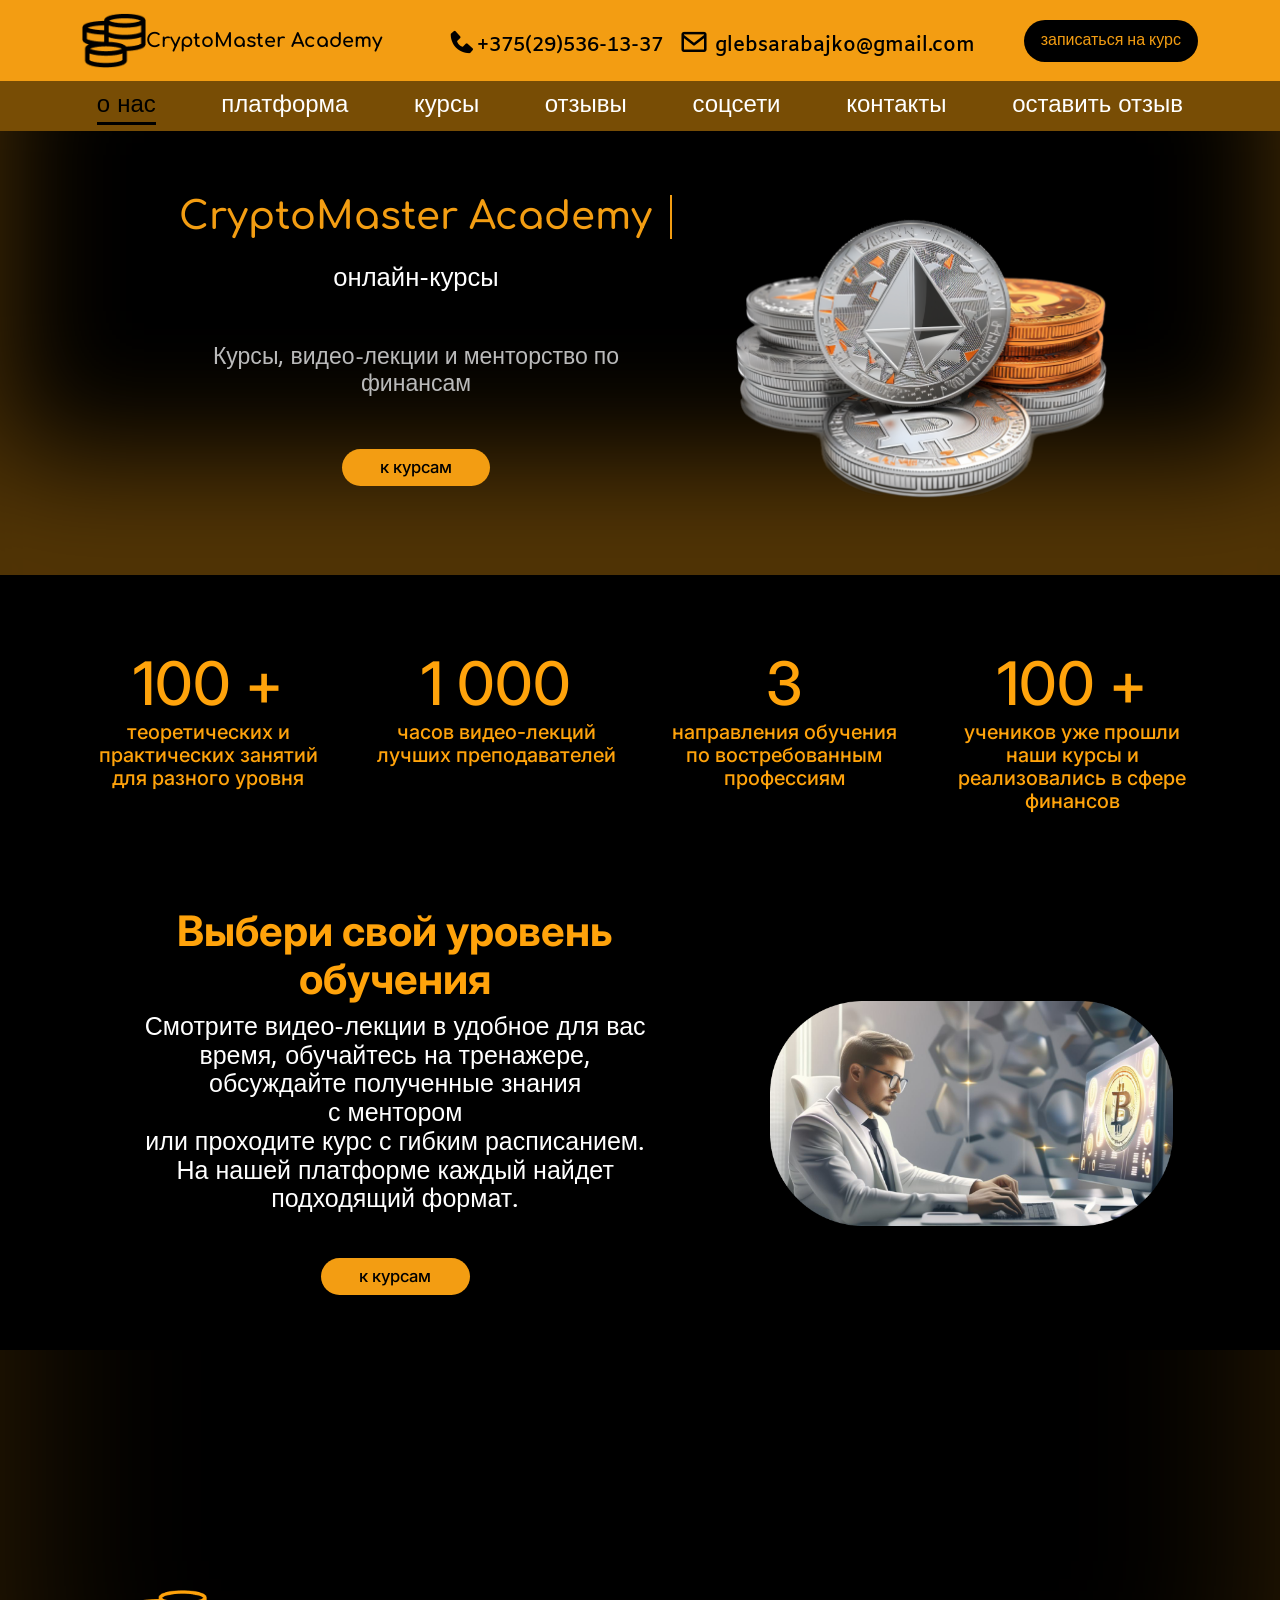
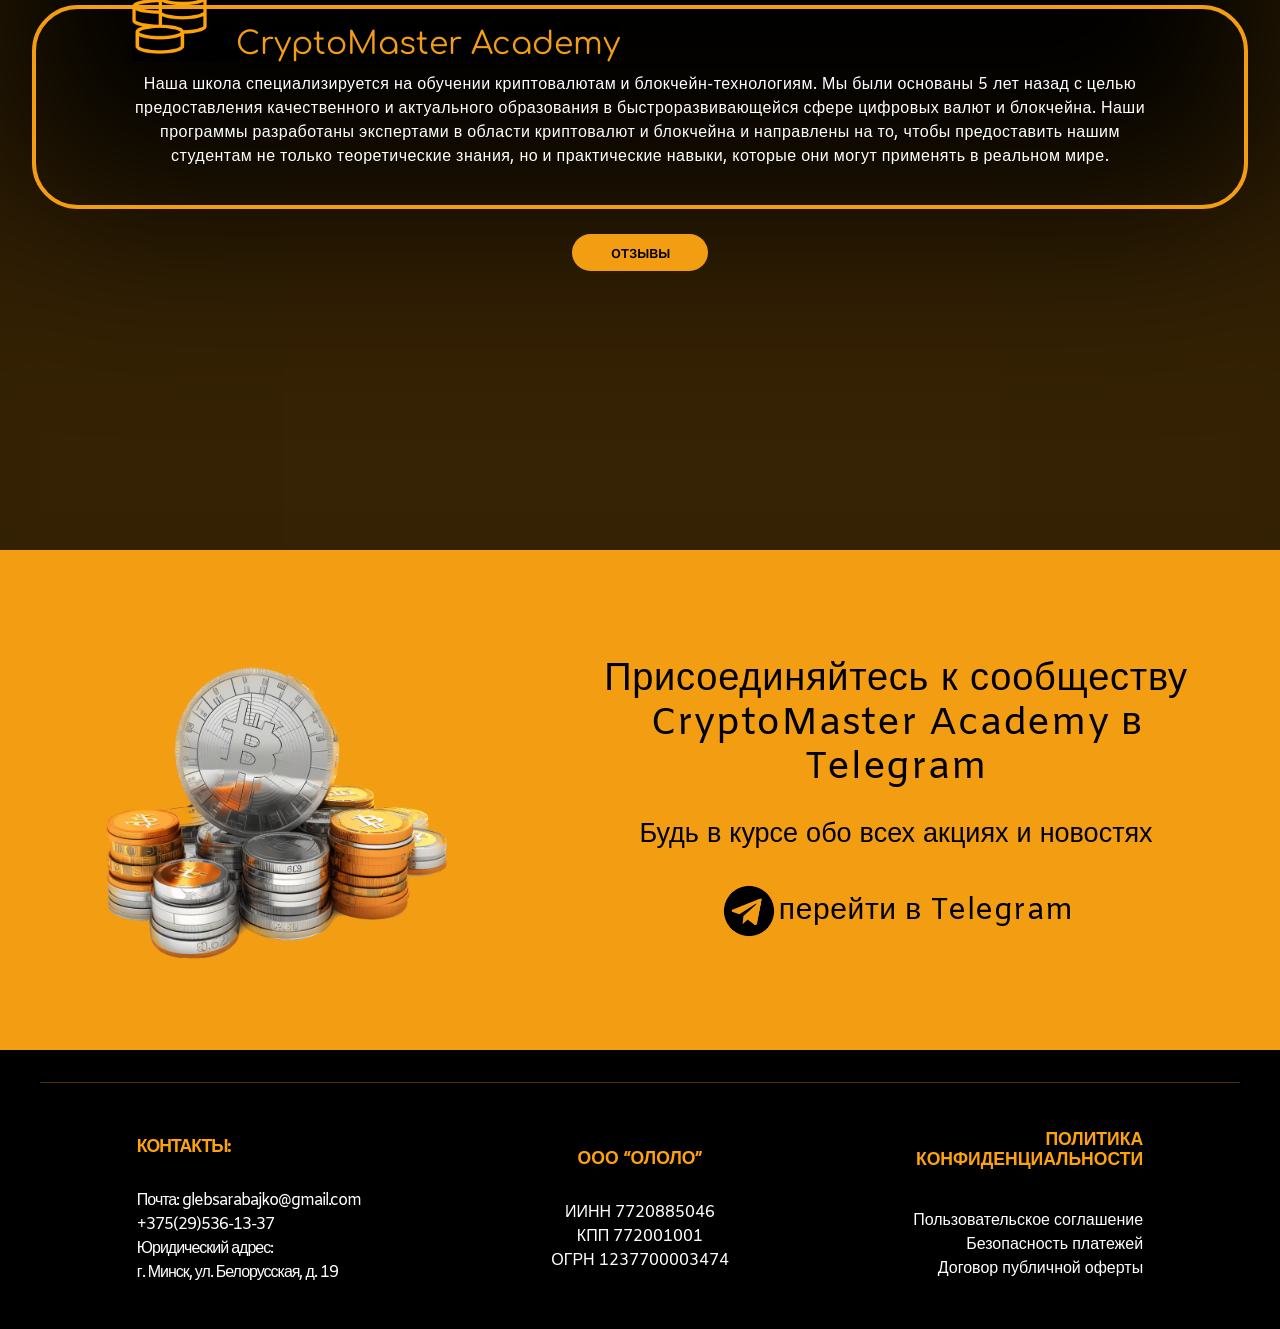
<file: index.html>
﻿<!DOCTYPE html>

<html lang="en">
  <head>
    <meta charset="UTF-8" />
    <meta name="viewport" content="width=device-width, initial-scale=1.0" />
    <title>CryptoMaster Academy</title>
    <link rel="stylesheet" href="./css/main.css" /> 
    <link rel="icon" href="./image/Crypto.png" type="image/x-icon" />
    <link rel="stylesheet" href="./replace/bootstrap-replacement.css" />
    <link
      href="https://unpkg.com/boxicons@2.1.4/css/boxicons.min.css"
      rel="stylesheet"
    />
  </head>

<body>

  <nav class="navbar navbar-expand-lg ">
    <div class="container">
      <a class="navbar-brand" href="./index.html"><img src="./image/Vector.png" alt="image"> CryptoMaster Academy</a>
      <button class="navbar-toggler" type="button" data-bs-toggle="collapse" data-bs-target="#navbarSupportedContent"
        aria-controls="navbarSupportedContent" aria-expanded="false" aria-label="Toggle navigation">
        <span class="navbar-toggler-icon"></span>
      </button>
      <div class="collapse navbar-collapse" id="navbarSupportedContent">
        <ul class="navbar-nav m-auto mb-2 mb-lg-0">
          <li class="nav-item">
            <a class="nav-link link2" style="color: black !important; border-bottom: 3px solid black;padding-bottom: 0px;" href="./index.html">о нас</a>
          </li>
          <li class="nav-item">
            <a class="nav-link link2" href="./pages/platforma.html">платформа</a>
          </li>
          <li class="nav-item">
            <a class="nav-link link2" href="./pages/kurs.html">курсы</a>
          </li>
          <li class="nav-item">
            <a class="nav-link link2" href="./pages/carousel.html">отзывы</a>
          </li>
          <li class="nav-item">
            <a class="nav-link link2" href="./index.html#contact">соцсети </a>
          </li>
          <li class="nav-item">
            <a class="nav-link link2" href="./pages/xarita.html">контакты</a>
          </li>
          <li class="nav-item">
  <a class="nav-link link2" href="./pages/form.html"> <i class='bx bx-message'></i>оставить отзыв</a>
</li>
          <li class="nav-item">
            <a class="nav-link" href="#"> <i class='bx bxs-phone'></i>+375(29)536-13-37</a>
          </li>
          <li class="nav-item">
            <a class="nav-link" href="#"><i class='bx bx-envelope'></i> glebsarabajko@gmail.com</a>
          </li>
        </ul>
        <a href="./pages/kurs.html" style="color: black !important; ">
          <form class="d-flex" role="search">
            <button class="btn navbar_btn" type="button">записаться на курс</button>
          </form>
        </a>
      </div>
    </div>
  </nav>

  <div class="navbar2">
    <ul>
      <li><a style="color: black !important; border-bottom: 3px solid black;padding-bottom: 0px;" href="./index.html">о нас</a></li>
      <li><a href="./pages/platforma.html">платформа</a></li>
      <li><a href="./pages/kurs.html">курсы</a></li>
      <li><a href="./pages/carousel.html">отзывы</a></li>
      <li><a href="#contact">соцсети</a></li>
      <li><a href="./pages/xarita.html">контакты</a></li>
      <li><a href="./pages/form.html">оставить отзыв</a></li>
    </ul>
  </div>

  <header>
    <div class="text">
      <h1 class="typewriter-title">CryptoMaster Academy</h1>
       <h3>онлайн-курсы</h3>
      <h4>Курсы, видео-лекции и менторство по финансам</h4>
      <a href="./pages/kurs.html"><button class="button-worring">к курсам</button></a>
    </div>
    <img src="./image/image 9.png" alt="">
  </header>

  <main class="section">
    <div class="statistika">
      <h1>100 +</h1>
      <p>теоретических и практических занятий для разного уровня</p>
    </div>
    <div class="statistika">
      <h1>1 000</h1>
      <p>часов видео-лекций лучших преподавателей</p>
    </div>
    <div class="statistika">
      <h1>3</h1>
      <p>направления обучения по востребованным профессиям</p>
    </div>
    <div class="statistika">
      <h1>100 +</h1>
      <p>учеников уже прошли наши курсы и реализовались в сфере финансов</p>
    </div>
  </main>

  <main class="kurs">
    <div class="kurs_text">
      <h3>Выбери свой уровень обучения</h3>
      <p>Смотрите видео-лекции в удобное для вас время,
        обучайтесь на тренажере, обсуждайте полученные знания
        <br class="br12"> с ментором <br class="br12">
        или проходите курс с гибким расписанием.
        На нашей платформе каждый найдет подходящий формат.
      </p>
      <a href="./pages/kurs.html"> <button class="button-worring">к курсам</button></a>
    </div>
    <img src="./image/image 5.png" alt="">
  </main>

  <main class="otzif">
    <img class="dollor_img1" src="./image/nimbus_money.png" alt="">
    <img class="dollor_img2" src="./image/nimbus_money.png" alt="">
    <img class="dollor_img3" src="./image/nimbus_money.png" alt="">
    <img class="dollor_img4" src="./image/nimbus_money.png" alt="">
    <img class="dollor_img5" src="./image/nimbus_money.png" alt="">
    <img class="dollor_img6" src="./image/nimbus_money.png" alt="">

    <div style="width: 95%; max-width: 1220px;">
      <div class="text_otzif">
        <div class="orzif_text_h1">
          <span><img src="./image/Vector (1).png" alt=""> CryptoMaster Academy</span>
        </div>
        <p>Наша школа специализируется на обучении криптовалютам и блокчейн-технологиям.
          Мы были основаны 5 лет назад с целью предоставления качественного и актуального образования в быстроразвивающейся
          сфере цифровых валют и блокчейна.
          Наши программы разработаны экспертами в области криптовалют и блокчейна и направлены на то,
          чтобы предоставить нашим студентам не только теоретические знания, но и практические навыки,
          которые они могут применять в реальном мире.</p>
      </div>
      <center><a href="./pages/carousel.html"><button class="button-worring">отзывы</button></a></center>
    </div>
  </main>

  <main class="contact" id="contact">
    <img class="contact_img" src="./image/image 8.png" alt="">
    <div class="text_contact">
      <h3>Присоединяйтесь к сообществу CryptoMaster Academy в Telegram</h3>
      <h5>Будь в курсе обо всех акциях и новостях</h5>
      <a href="https://t.me/crypt0Novosti"><img src="./image/uil_telegram.png" alt=""> перейти в Telegram</a>
    </div>
  </main>

  <footer>
    <ul class="footer_page">
      <li>Контакты:</li>
      <li><a href="#">Почта: glebsarabajko@gmail.com</a></li>
      <li><a href="#">+375(29)536-13-37</a></li>
      <li><a href="#">Юридический адрес:</a></li>
      <li><a href="#">г. Минск, ул. Белорусская, д. 19</a></li>
    </ul>
    <ul class="footer_link footer_link1">
      <li><a href="Политика конфедициальности.docx">Политика конфиденциальности</a></li>
      <li><a href="Пользовательское соглашение.docx">Пользовательское соглашение </a></li>
      <li><a href="Безопасность платежей.pdf">Безопасность платежей</a></li>
      <li><a href="Договор оферты.docx">Договор публичной оферты</a></li>
    </ul>
    <ul style="text-align: center;" class="footer_page2">
      <li>ООО “Ололо”</li>
      <li>ИИНН 7720885046</li>
      <li>КПП 772001001</li>
      <li>ОГРН 1237700003474</li>
    </ul>
    <ul class="footer_link footer_link2">
      <li><a href="Политика конфедициальности.docx">Политика конфиденциальности</a></li>
      <li><a href="Пользовательское соглашение.docx">Пользовательское соглашение </a></li>
      <li><a href="Безопасность платежей.pdf">Безопасность платежей</a></li>
      <li><a href="Договор оферты.docx">Договор публичной оферты</a></li>
    </ul>
  </footer>

  <script src="./replace/bootstrap-replacement.js"></script>

    
</body>

</html>
</file>
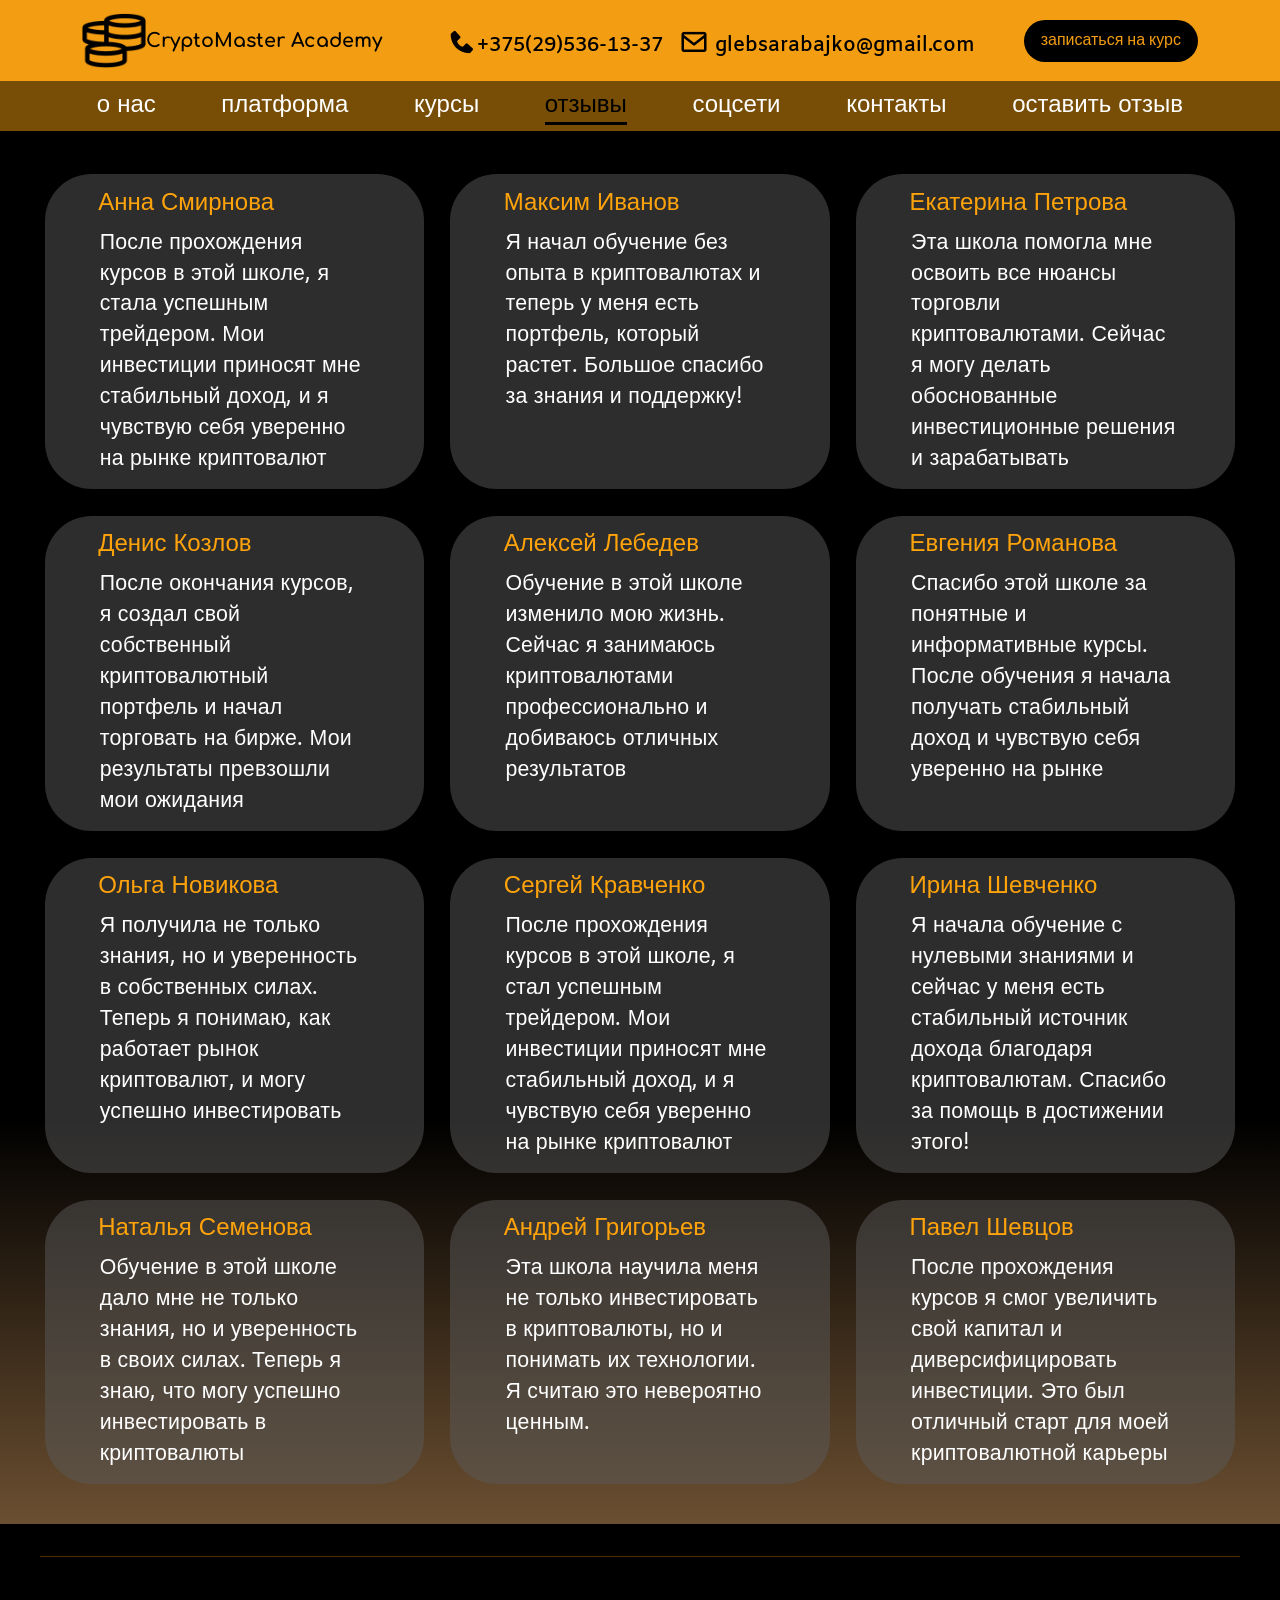
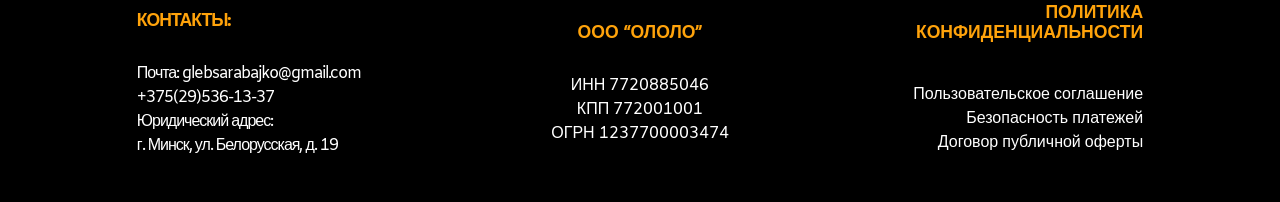
<file: pages/carousel.html>
﻿<!DOCTYPE html>
<html lang="en">

<head>
  <meta charset="UTF-8">
  <meta name="viewport" content="width=device-width, initial-scale=1.0">
  <title>CryptoMaster Academy</title>
  <link rel="stylesheet" href="../css/main.css">
  <link rel="icon" href="../image/Crypto.png" type="image/x-icon">
  <link rel="stylesheet" href="../replace/bootstrap-replacement.css">
  <link href='https://unpkg.com/boxicons@2.1.4/css/boxicons.min.css' rel='stylesheet'>
</head>

<body>
  <nav class="navbar navbar-expand-lg ">
    <div class="container">
      <a class="navbar-brand" href="../index.html"><img src="../image/Vector.png" alt="image"> CryptoMaster Academy</a>
      <button class="navbar-toggler" type="button" data-bs-toggle="collapse" data-bs-target="#navbarSupportedContent"
        aria-controls="navbarSupportedContent" aria-expanded="false" aria-label="Toggle navigation">
        <span class="navbar-toggler-icon"></span>
      </button>
      <div class="collapse navbar-collapse" id="navbarSupportedContent">
        <ul class="navbar-nav m-auto mb-2 mb-lg-0">
          <li class="nav-item"><a class="nav-link link2" href="../index.html">о нас</a></li>
          <li class="nav-item"><a class="nav-link link2" href="./platforma.html">платформа</a></li>
          <li class="nav-item"><a class="nav-link link2" href="./kurs.html">курсы</a></li>
          <li class="nav-item"><a class="nav-link link2" style="color: black !important; border-bottom: 3px solid black;padding-bottom: 0px;" href="./carousel.html">отзывы</a></li>
          <li class="nav-item"><a class="nav-link link2" href="../index.html#contact">соцсети</a></li>
          <li class="nav-item"><a class="nav-link link2" href="./xarita.html">контакты</a></li>
          <li class="nav-item"><a class="nav-link link2" href="./form.html"><i class='bx bx-message'></i>оставить отзыв</a></li>
          <li class="nav-item"><a class="nav-link" href="#"><i class='bx bxs-phone'></i>+375(29)536-13-37</a></li>
          <li class="nav-item"><a class="nav-link" href="#"><i class='bx bx-envelope'></i> glebsarabajko@gmail.com</a></li>
        </ul>
        <a href="./kurs.html" style="color: black !important;">
          <form class="d-flex" role="search">
            <button class="btn navbar_btn" type="button">записаться на курс</button>
          </form>
        </a>
      </div>
    </div>
  </nav>

  <div class="navbar2">
    <ul>
      <li><a href="../index.html">о нас</a></li>
      <li><a href="./platforma.html">платформа</a></li>
      <li><a href="./kurs.html">курсы</a></li>
      <li><a style="color: black !important; border-bottom: 3px solid black;padding-bottom: 0px;" href="./carousel.html">отзывы</a></li>
      <li><a href="../index.html#contact">соцсети</a></li>
      <li><a href="./xarita.html">контакты</a></li>
      <li><a href="./form.html">оставить отзыв</a></li>
    </ul>
  </div>

  <div class="carusel_div">
    <div class="carousel1 carousel-grid">
      <div class="carusel_four_card_div">
        <div class="carusel_four_card_div_text"><h1>Анна Смирнова</h1></div>
        <p class="carusel_four_card_div_desc">После прохождения курсов в этой школе, я стала успешным трейдером. Мои инвестиции приносят мне стабильный доход, и я чувствую себя уверенно на рынке криптовалют</p>
      </div>
      <div class="carusel_four_card_div">
        <div class="carusel_four_card_div_text"><h1>Максим Иванов</h1></div>
        <p class="carusel_four_card_div_desc">Я начал обучение без опыта в криптовалютах и теперь у меня есть портфель, который растет. Большое спасибо за знания и поддержку!</p>
      </div>
      <div class="carusel_four_card_div">
        <div class="carusel_four_card_div_text"><h1>Екатерина Петрова</h1></div>
        <p class="carusel_four_card_div_desc">Эта школа помогла мне освоить все нюансы торговли криптовалютами. Сейчас я могу делать обоснованные инвестиционные решения и зарабатывать</p>
      </div>
      <div class="carusel_four_card_div">
        <div class="carusel_four_card_div_text"><h1>Денис Козлов</h1></div>
        <p class="carusel_four_card_div_desc">После окончания курсов, я создал свой собственный криптовалютный портфель и начал торговать на бирже. Мои результаты превзошли мои ожидания</p>
      </div>
      <div class="carusel_four_card_div">
        <div class="carusel_four_card_div_text"><h1>Алексей Лебедев</h1></div>
        <p class="carusel_four_card_div_desc">Обучение в этой школе изменило мою жизнь. Сейчас я занимаюсь криптовалютами профессионально и добиваюсь отличных результатов</p>
      </div>
      <div class="carusel_four_card_div">
        <div class="carusel_four_card_div_text"><h1>Евгения Романова</h1></div>
        <p class="carusel_four_card_div_desc">Спасибо этой школе за понятные и информативные курсы. После обучения я начала получать стабильный доход и чувствую себя уверенно на рынке</p>
      </div>
      <div class="carusel_four_card_div">
        <div class="carusel_four_card_div_text"><h1>Ольга Новикова</h1></div>
        <p class="carusel_four_card_div_desc">Я получила не только знания, но и уверенность в собственных силах. Теперь я понимаю, как работает рынок криптовалют, и могу успешно инвестировать</p>
      </div>
      <div class="carusel_four_card_div">
        <div class="carusel_four_card_div_text"><h1>Сергей Кравченко</h1></div>
        <p class="carusel_four_card_div_desc">После прохождения курсов в этой школе, я стал успешным трейдером. Мои инвестиции приносят мне стабильный доход, и я чувствую себя уверенно на рынке криптовалют</p>
      </div>
      <div class="carusel_four_card_div">
        <div class="carusel_four_card_div_text"><h1>Ирина Шевченко</h1></div>
        <p class="carusel_four_card_div_desc">Я начала обучение с нулевыми знаниями и сейчас у меня есть стабильный источник дохода благодаря криптовалютам. Спасибо за помощь в достижении этого!</p>
      </div>
      <div class="carusel_four_card_div">
        <div class="carusel_four_card_div_text"><h1>Наталья Семенова</h1></div>
        <p class="carusel_four_card_div_desc">Обучение в этой школе дало мне не только знания, но и уверенность в своих силах. Теперь я знаю, что могу успешно инвестировать в криптовалюты</p>
      </div>
      <div class="carusel_four_card_div">
        <div class="carusel_four_card_div_text"><h1>Андрей Григорьев</h1></div>
        <p class="carusel_four_card_div_desc">Эта школа научила меня не только инвестировать в криптовалюты, но и понимать их технологии. Я считаю это невероятно ценным.</p>
      </div>
      <div class="carusel_four_card_div">
        <div class="carusel_four_card_div_text"><h1>Павел Шевцов</h1></div>
        <p class="carusel_four_card_div_desc">После прохождения курсов я смог увеличить свой капитал и диверсифицировать инвестиции. Это был отличный старт для моей криптовалютной карьеры</p>
      </div>
    </div>
  </div>

  <footer>
    <ul class="footer_page">
      <li>Контакты:</li>
      <li><a href="#">Почта: glebsarabajko@gmail.com</a></li>
      <li><a href="#">+375(29)536-13-37</a></li>
      <li><a href="#">Юридический адрес:</a></li>
      <li><a href="#">г. Минск, ул. Белорусская, д. 19</a></li>
    </ul>
    <ul class="footer_link footer_link1">
      <li><a href="../Политика конфедициальности.docx">Политика конфиденциальности</a></li>
      <li><a href="../Пользовательское соглашение.docx">Пользовательское соглашение </a></li>
      <li><a href="../Безопасность платежей.pdf">Безопасность платежей</a></li>
      <li><a href="../Договор оферты.docx">Договор публичной оферты</a></li>
    </ul>
    <ul style="text-align: center;" class="footer_page2">
      <li>ООО “Ололо”</li>
      <li>ИНН 7720885046</li>
      <li>КПП 772001001</li>
      <li>ОГРН 1237700003474</li>
    </ul>
    <ul class="footer_link footer_link2">
      <li><a href="../Политика конфедициальности.docx">Политика конфиденциальности</a></li>
      <li><a href="../Пользовательское соглашение.docx">Пользовательское соглашение </a></li>
      <li><a href="../Безопасность платежей.pdf">Безопасность платежей</a></li>
      <li><a href="../Договор оферты.docx">Договор публичной оферты</a></li>
    </ul>
  </footer>

  <script src="../replace/bootstrap-replacement.js"></script>
    
</body>
</html>
</file>
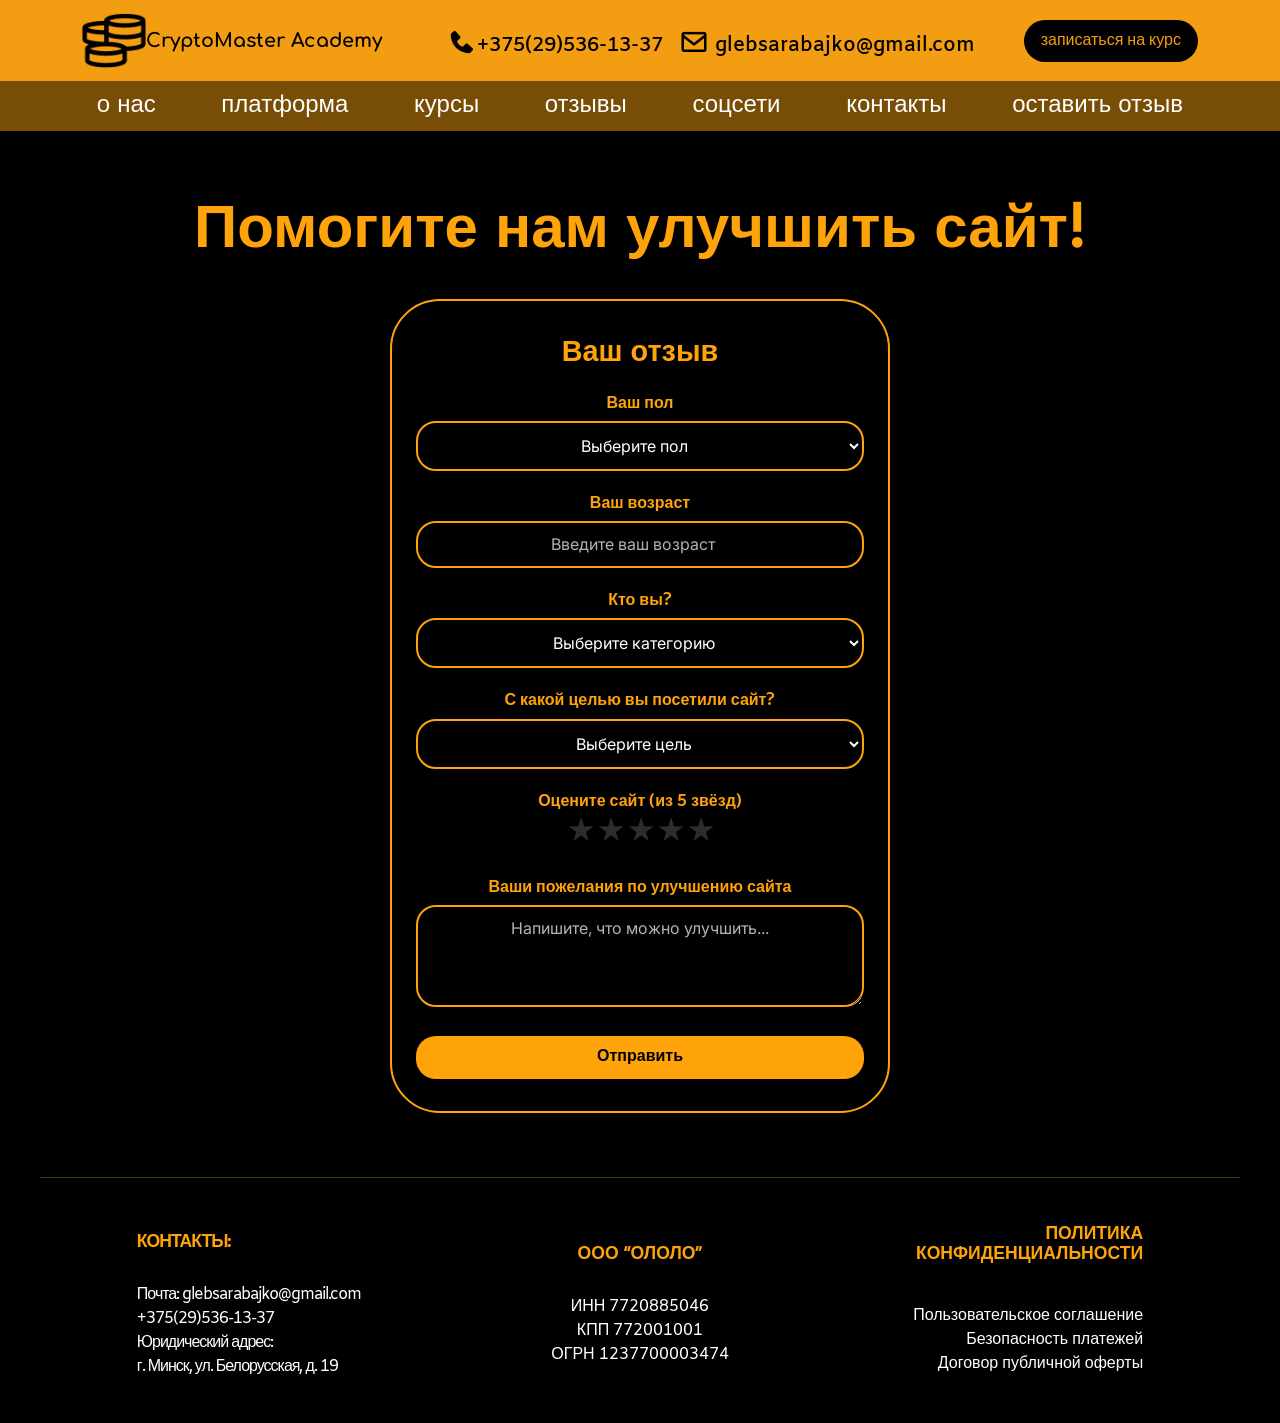
<file: pages/form.html>
<!DOCTYPE html>
<html lang="ru">

<head>
  <meta charset="UTF-8">
  <meta name="viewport" content="width=device-width, initial-scale=1.0">
  <title>CryptoMaster Academy - Обратная связь</title>
  <link rel="stylesheet" href="../css/main.css">
  <link rel="icon" href="../image/Crypto.png" type="image/x-icon">
  <link rel="stylesheet" href="../replace/bootstrap-replacement.css">
  <link href='https://unpkg.com/boxicons@2.1.4/css/boxicons.min.css' rel='stylesheet'>
</head>

<body class="form-page">

  <nav class="navbar navbar-expand-lg">
    <div class="container">
      <a class="navbar-brand" href="../index.html"><img src="../image/Vector.png" alt="image"> CryptoMaster Academy</a>
      <button class="navbar-toggler" type="button" data-bs-toggle="collapse" data-bs-target="#navbarSupportedContent"
        aria-controls="navbarSupportedContent" aria-expanded="false" aria-label="Toggle navigation">
        <span class="navbar-toggler-icon"></span>
      </button>
      <div class="collapse navbar-collapse" id="navbarSupportedContent">
        <ul class="navbar-nav m-auto mb-2 mb-lg-0">
          <li class="nav-item"><a class="nav-link link2" href="../index.html">о нас</a></li>
          <li class="nav-item"><a class="nav-link link2" href="./platforma.html">платформа</a></li>
          <li class="nav-item"><a class="nav-link link2" href="./kurs.html">курсы</a></li>
          <li class="nav-item"><a class="nav-link link2" href="./carousel.html">отзывы</a></li>
          <li class="nav-item"><a class="nav-link link2" href="../index.html#contact">соцсети</a></li>
          <li class="nav-item"><a class="nav-link link2" href="./xarita.html">контакты</a></li>
          <li class="nav-item">
  <a class="nav-link link2" href="./form.html"> <i class='bx bx-message'></i>оставить отзыв</a>
</li>
          <li class="nav-item"><a class="nav-link" href="#"><i class='bx bxs-phone'></i>+375(29)536-13-37</a></li>
          <li class="nav-item"><a class="nav-link" href="#"><i class='bx bx-envelope'></i> glebsarabajko@gmail.com</a></li>
        </ul>
        <a href="./kurs.html" style="color: black !important; ">
          <form class="d-flex" role="search">
            <button class="btn navbar_btn" type="button">записаться на курс</button>
          </form>
        </a>
      </div>
    </div>
  </nav>

  <div class="navbar2">
    <ul>
      <li><a href="../index.html">о нас</a></li>
      <li><a href="./platforma.html">платформа</a></li>
      <li><a href="./kurs.html">курсы</a></li>
      <li><a href="./carousel.html">отзывы</a></li>
      <li><a href="../index.html#contact">соцсети</a></li>
      <li><a href="./xarita.html">контакты</a></li>
      <li><a href="./form.html">оставить отзыв</a></li>
    </ul>
  </div>

  <div class="form_background-elements">
    <div class="form_blob-svg1"></div>
    <div class="form_blob-svg2"></div>
    <div class="form_blob-svg3"></div>
  </div>

  <!-- ОСНОВНОЙ КОНТЕНТ -->
  <main class="form_bd-container">
    <section class="form_statistics-form">
      <h1 class="form_home__title">Помогите нам улучшить сайт!</h1>
      <div class="form_form-container">
        <p class="form_title">Ваш отзыв</p>
        <form id="feedbackForm" class="form_form">
          <div class="form_input-group">
            <label for="gender">Ваш пол</label>
            <select id="gender" name="gender" required>
              <option value="" disabled selected>Выберите пол</option>
              <option value="male">Мужской</option>
              <option value="female">Женский</option>
            </select>
          </div>
          <div class="form_input-group">
            <label for="age">Ваш возраст</label>
            <input type="number" id="age" name="age" placeholder="Введите ваш возраст" min="10" max="100" required>
          </div>
          <div class="form_input-group">
            <label for="category">Кто вы?</label>
            <select id="category" name="category" required>
              <option value="" disabled selected>Выберите категорию</option>
              <option value="applicant">Noob</option>
              <option value="student">Pro</option>
              <option value="parent">Hacker</option>
            </select>
          </div>
          <div class="form_input-group">
            <label for="purpose">С какой целью вы посетили сайт?</label>
            <select id="purpose" name="purpose" required>
              <option value="" disabled selected>Выберите цель</option>
              <option value="find_typology">Узнать о криптовалютах</option>
              <option value="choose_faculty">Выбрать курс</option>
              <option value="explore">Просто посмотреть</option>
              <option value="other">Другое</option>
            </select>
          </div>
          <div class="form_input-group form_rating-group">
            <label>Оцените сайт (из 5 звёзд)</label>
            <div class="form_rating">
              <input value="5" name="rating" id="star5" type="radio" required>
              <label title="5 звёзд" for="star5"></label>
              <input value="4" name="rating" id="star4" type="radio">
              <label title="4 звезды" for="star4"></label>
              <input value="3" name="rating" id="star3" type="radio">
              <label title="3 звезды" for="star3"></label>
              <input value="2" name="rating" id="star2" type="radio">
              <label title="2 звезды" for="star2"></label>
              <input value="1" name="rating" id="star1" type="radio">
              <label title="1 звезда" for="star1"></label>
            </div>
          </div>
          <div class="form_input-group">
            <label for="suggestions">Ваши пожелания по улучшению сайта</label>
            <textarea id="suggestions" name="suggestions" placeholder="Напишите, что можно улучшить..." rows="4" maxlength="500"></textarea>
          </div>
          <button type="submit" class="form_submit">Отправить</button>
        </form>
        <div id="form-message" style="display: none; text-align: center; margin-top: 1rem;"></div>
      </div>
    </section>
  </main>

  <footer>
    <ul class="footer_page">
      <li>Контакты:</li>
      <li><a href="#">Почта: glebsarabajko@gmail.com</a></li>
      <li><a href="#">+375(29)536-13-37</a></li>
      <li><a href="#">Юридический адрес:</a></li>
      <li><a href="#">г. Минск, ул. Белорусская, д. 19</a></li>
    </ul>
    <ul class="footer_link footer_link1">
      <li><a href="../Политика конфедициальности.docx">Политика конфиденциальности</a></li>
      <li><a href="../Пользовательское соглашение.docx">Пользовательское соглашение </a></li>
      <li><a href="../Безопасность платежей.pdf">Безопасность платежей</a></li>
      <li><a href="../Договор оферты.docx">Договор публичной оферты</a></li>
    </ul>
    <ul style="text-align: center;" class="footer_page2">
      <li>ООО “Ололо”</li>
      <li>ИНН 7720885046</li>
      <li>КПП 772001001</li>
      <li>ОГРН 1237700003474</li>
    </ul>
    <ul class="footer_link footer_link2">
      <li><a href="../Политика конфедициальности.docx">Политика конфиденциальности</a></li>
      <li><a href="../Пользовательское соглашение.docx">Пользовательское соглашение </a></li>
      <li><a href="../Безопасность платежей.pdf">Безопасность платежей</a></li>
      <li><a href="../Договор оферты.docx">Договор публичной оферты</a></li>
    </ul>
  </footer>

  <script src="../replace/bootstrap-replacement.js"></script>
  <script>
    document.addEventListener('DOMContentLoaded', function() {
      const form = document.getElementById('feedbackForm');
      const messageDiv = document.getElementById('form-message');

      form.addEventListener('submit', function(e) {
        e.preventDefault();
        // Простая проверка заполнения
        const gender = document.getElementById('gender').value;
        const age = document.getElementById('age').value;
        const category = document.getElementById('category').value;
        const purpose = document.getElementById('purpose').value;
        const rating = document.querySelector('input[name="rating"]:checked');

        if (!gender || !age || !category || !purpose || !rating) {
          messageDiv.style.display = 'block';
          messageDiv.style.color = '#ff9800';
          messageDiv.textContent = 'Пожалуйста, заполните все обязательные поля.';
          return;
        }

        // митация отправки
        messageDiv.style.display = 'block';
        messageDiv.style.color = '#4caf50';
        messageDiv.textContent = 'Спасибо за ваш отзыв! Мы обязательно учтём ваши пожелания.';
        form.reset();
        setTimeout(() => {
          messageDiv.style.display = 'none';
        }, 5000);
      });
    });
  </script>
</body>

</html>
</file>
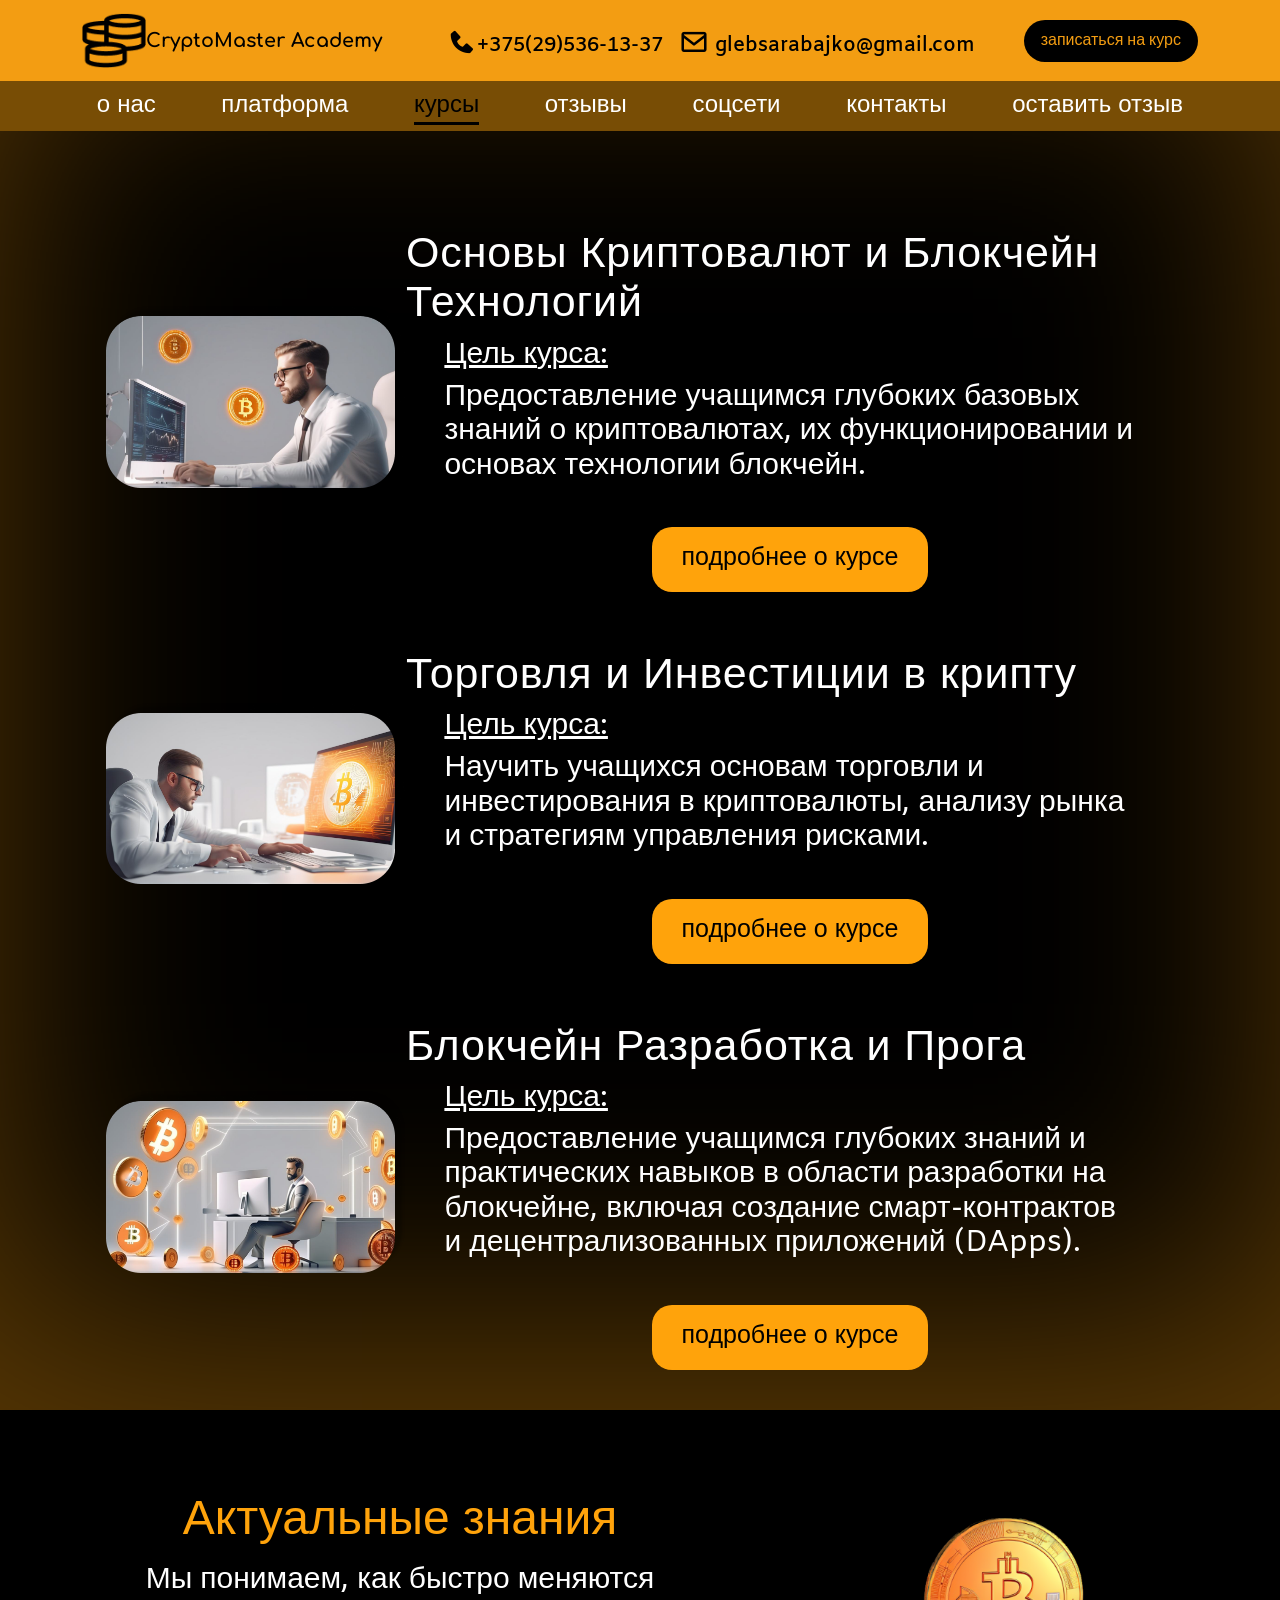
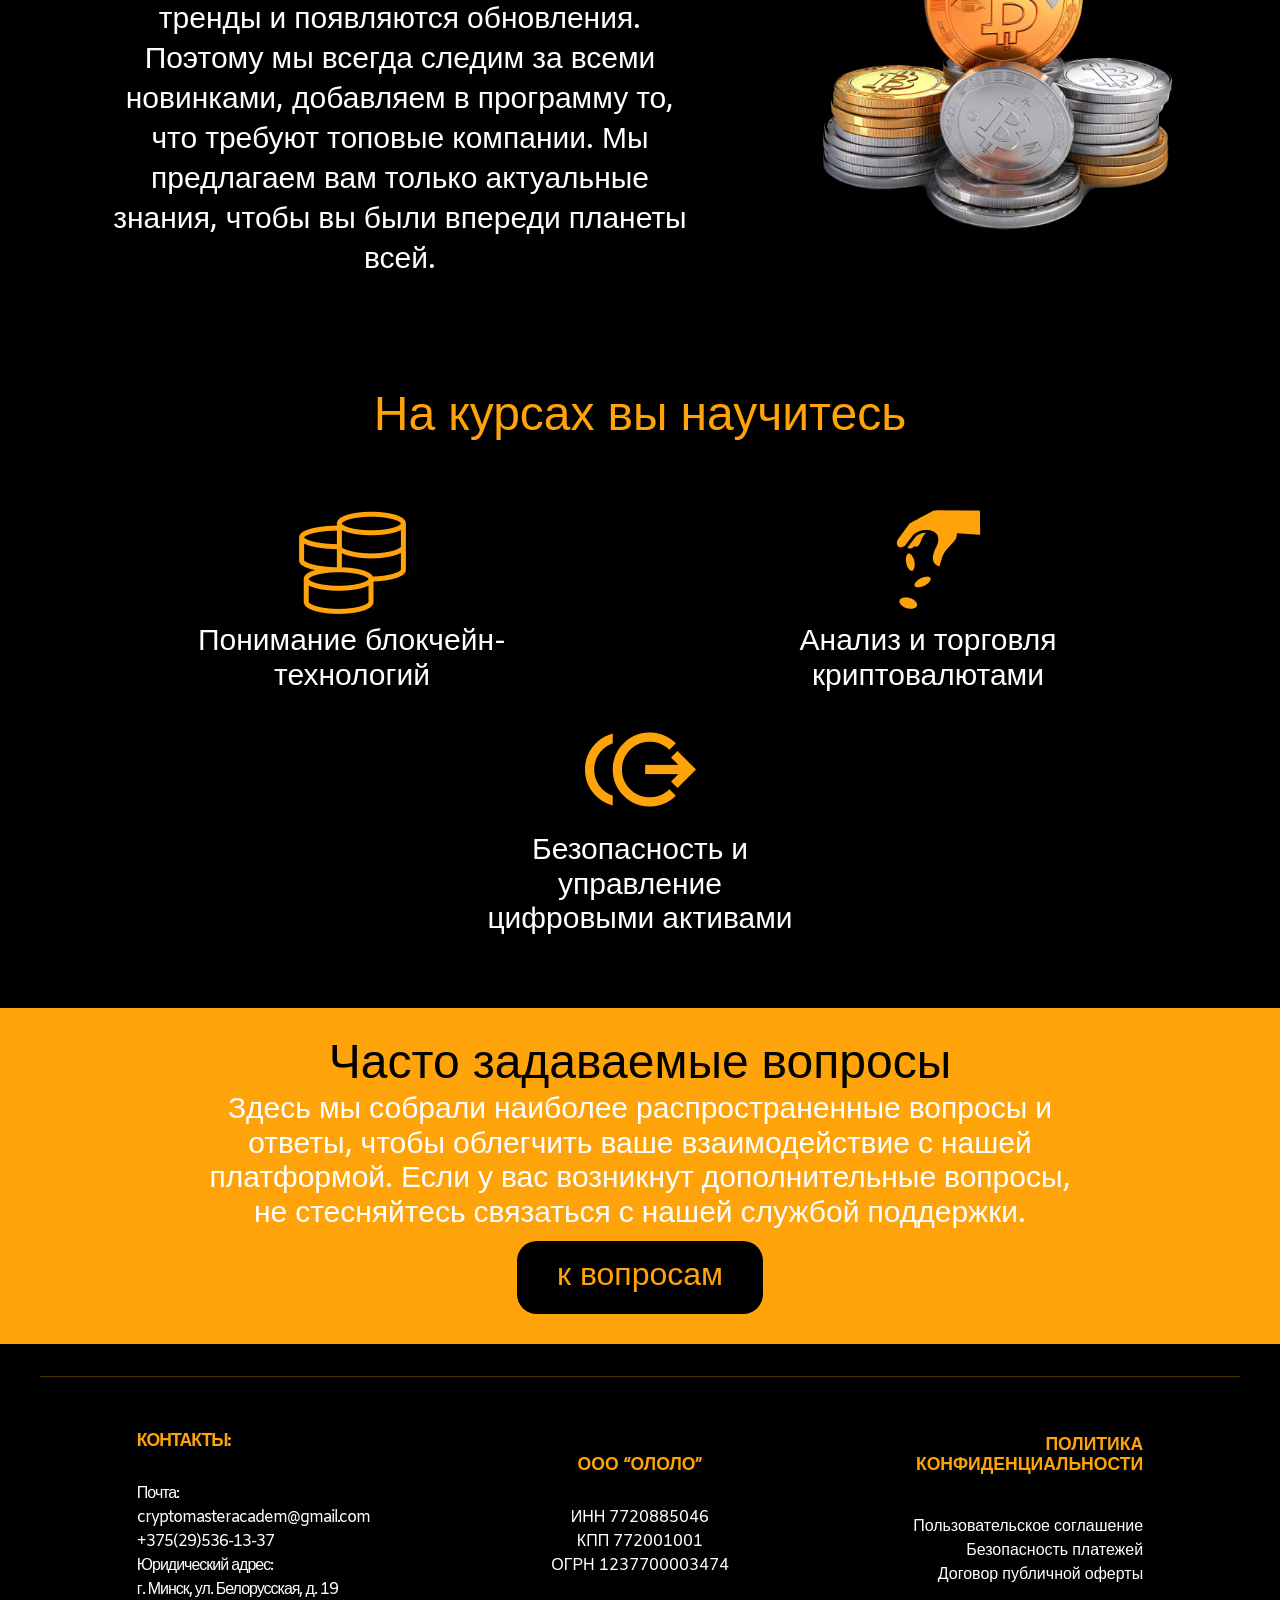
<file: pages/kurs.html>
﻿<!DOCTYPE html>
<html lang="en">

<head>
  <meta charset="UTF-8">
  <meta name="viewport" content="width=device-width, initial-scale=1.0">
  <title>CryptoMaster Academy</title>
  <link rel="stylesheet" href="../css/main.css">
    <link rel="icon" href="../image/Crypto.png" type="image/x-icon">

  <link rel="stylesheet" href="../replace/bootstrap-replacement.css">
  <link href='https://unpkg.com/boxicons@2.1.4/css/boxicons.min.css' rel='stylesheet'>
</head>

<body>
  <nav class="navbar navbar-expand-lg ">
    <div class="container">
      <a class="navbar-brand" href="../index.html"><img src="../image/Vector.png" alt="image"> CryptoMaster Academy</a>
      <button class="navbar-toggler" type="button" data-bs-toggle="collapse" data-bs-target="#navbarSupportedContent"
        aria-controls="navbarSupportedContent" aria-expanded="false" aria-label="Toggle navigation">
        <span class="navbar-toggler-icon"></span>
      </button>
      <div class="collapse navbar-collapse" id="navbarSupportedContent">
        <ul class="navbar-nav m-auto mb-2 mb-lg-0">
          <li class="nav-item">
            <a class="nav-link link2" href="../index.html">о нас</a>
          </li>
          <li class="nav-item">
            <a class="nav-link link2" href="./platforma.html">платформа</a>
          </li>
          <li class="nav-item">
            <a class="nav-link link2"
              style="color: black !important; border-bottom: 3px solid black;padding-bottom: 0px;"
              href="./kurs.html">курсы</a>
          </li>
          <li class="nav-item">
            <a class="nav-link link2" href="./carousel.html">отзывы</a>
          </li>
          <li class="nav-item">
            <a class="nav-link link2" href="../index.html#contact">соцсети </a>
          </li>
          <li class="nav-item">
            <a class="nav-link link2" href="./xarita.html">контакты</a>
          </li>
          <li class="nav-item">
  <a class="nav-link link2" href="./form.html"> <i class='bx bx-message'></i> оставить отзыв</a>
</li>
          <li class="nav-item">
            <a class="nav-link" href="#"> <i class='bx bxs-phone'></i>+375(29)536-13-37</a>
          </li>
          <li class="nav-item">
            <a class="nav-link" href="#"><i class='bx bx-envelope'></i> glebsarabajko@gmail.com</a>
          </li>
        </ul>
        <a href="./kurs.html" style="color: black !important; ">
          <form class="d-flex" role="search">
            <button class="btn navbar_btn" type="button">записаться на курс</button>
          </form>
        </a>
      </div>
    </div>
  </nav>
  <div class="navbar2">
    <ul>
      <li><a href="../index.html">о нас</a></li>
      <li><a href="./platforma.html">платформа</a></li>
      <li><a style="color: black !important; border-bottom: 3px solid black;padding-bottom: 0px;"
          href="./kurs.html">курсы</a></li>
      <li><a href="./carousel.html">отзывы</a></li>
      <li><a href="../index.html#contact">соцсети</a></li>
      <li><a href="./xarita.html">контакты</a></li>
      <li><a href="./form.html">оставить отзыв</a></li>
    </ul>
  </div>
  <main class="kurs_1" id="coursesContainer"></main>
  <main class="kurs_2">
    <div class="kurs_2_text">
      <h1>Актуальные знания</h1>
      <p>Мы понимаем, как быстро меняются тренды и появляются обновления. Поэтому мы всегда следим за всеми новинками,
        добавляем в программу то, что требуют топовые компании. Мы предлагаем вам только актуальные знания, чтобы вы
        были впереди планеты всей. </p>
    </div>
    <img src="../image/kurs/image 8 (2).png" alt="" class="kurs2_img">
  </main>

  <main class="kurs_3">
    <h1>На курсах вы научитесь</h1>
    <div class="kurs3_cards">
      <div class="kurs3_card">
        <img src="../image/kurs/grommet-icons_money.png" alt="">
        <p style="color: white;">Понимание
          блокчейн-технологий</p>
      </div>
      <div class="kurs3_card">
        <img src="../image/kurs/game-icons_pay-money.png" alt="">
        <p style="color: white;">Анализ и торговля
          криптовалютами</p>
      </div>
      <div class="kurs3_card">
        <img src="../image/kurs/material-symbols_send-money.png" alt="">
        <p style="color: white;">Безопасность и управление <br>
          цифровыми активами</p>
      </div>
    </div>

  </main>

  <main class="kurs4">
    <div class="kurs4_img_div">
      
    </div>
    <div class="kurs4_img_div10">
      
    </div>
    <h1>Часто задаваемые вопросы </h1>
    <p style="color: white;">Здесь мы собрали наиболее распространенные вопросы и
      ответы, чтобы облегчить ваше взаимодействие с нашей платформой.
      Если у вас возникнут дополнительные вопросы, не стесняйтесь
      связаться с нашей службой поддержки.</p>
    <a href="./vapros.html"> <button>к вопросам</button></a>
  </main>
  <footer>
    <ul class="footer_page">
      <li>Контакты:</li>
      <li><a href="#">Почта: cryptomasteracadem@gmail.com</a></li>
      <li><a href="#">+375(29)536-13-37</a></li>
      <li><a href="#">Юридический адрес:</a></li>
      <li><a href="#">г. Минск, ул. Белорусская, д. 19</a></li>
    </ul>
    <ul class="footer_link footer_link1">
      <li><a href="../Политика конфедициальности.docx">Политика конфиденциальности</a></li>
      <li><a href="../Пользовательское соглашение.docx">Пользовательское соглашение </a></li>
      <li><a href="../Безопасность платежей.pdf">Безопасность платежей</a></li>
      <li><a href="../Договор оферты.docx">Договор публичной оферты</a></li>
    </ul>
    <ul style="text-align: center;" class="footer_page2">
      <li>ООО “Ололо”</li>
      <li>ИНН 7720885046
      </li>
      <li>КПП 772001001</li>
      <li>ОГРН 1237700003474 </li>
    </ul>
    <ul class="footer_link footer_link2">
      <li><a href="../Политика конфедициальности.docx">Политика конфиденциальности</a></li>
      <li><a href="../Пользовательское соглашение.docx">Пользовательское соглашение </a></li>
      <li><a href="../Безопасность платежей.pdf">Безопасность платежей</a></li>
      <li><a href="../Договор оферты.docx">Договор публичной оферты</a></li>
    </ul>
  </footer>
  <script src="../replace/bootstrap-replacement.js"></script>

 
</body>

<script>
  document.addEventListener('DOMContentLoaded', function() {
    fetch('../data/courses.xml')
      .then(response => response.text())
      .then(xmlString => {
        const parser = new DOMParser();
        const xmlDoc = parser.parseFromString(xmlString, 'text/xml');
        const courses = xmlDoc.getElementsByTagName('course');
        const container = document.getElementById('coursesContainer');
        container.innerHTML = '';

        for (let i = 0; i < courses.length; i++) {
          const course = courses[i];
          const title = course.getElementsByTagName('title')[0].textContent;
          const purpose = course.getElementsByTagName('purpose')[0].textContent;
          const image = course.getElementsByTagName('image')[0].textContent;
          const tariffLink = course.getElementsByTagName('tariffLink')[0].textContent;

          const card = document.createElement('div');
          card.className = 'card1';
          card.innerHTML = `
            <img src="${image}" alt="" class="card1_img">
            <div class="card1_text">
              <h1>${title}</h1>
              <div class="card1_text_body">
                <p class="card1_purpose-label">Цель курса:</p>
                <p>${purpose}</p>
              </div>
              <a href="${tariffLink}" class="card1_link">
                <button>подробнее о курсе</button>
              </a>
            </div>
          `;
          container.appendChild(card);
        }
      })
      .catch(error => console.error('Ошибка загрузки XML:', error));
  });
</script>

</html>
</file>
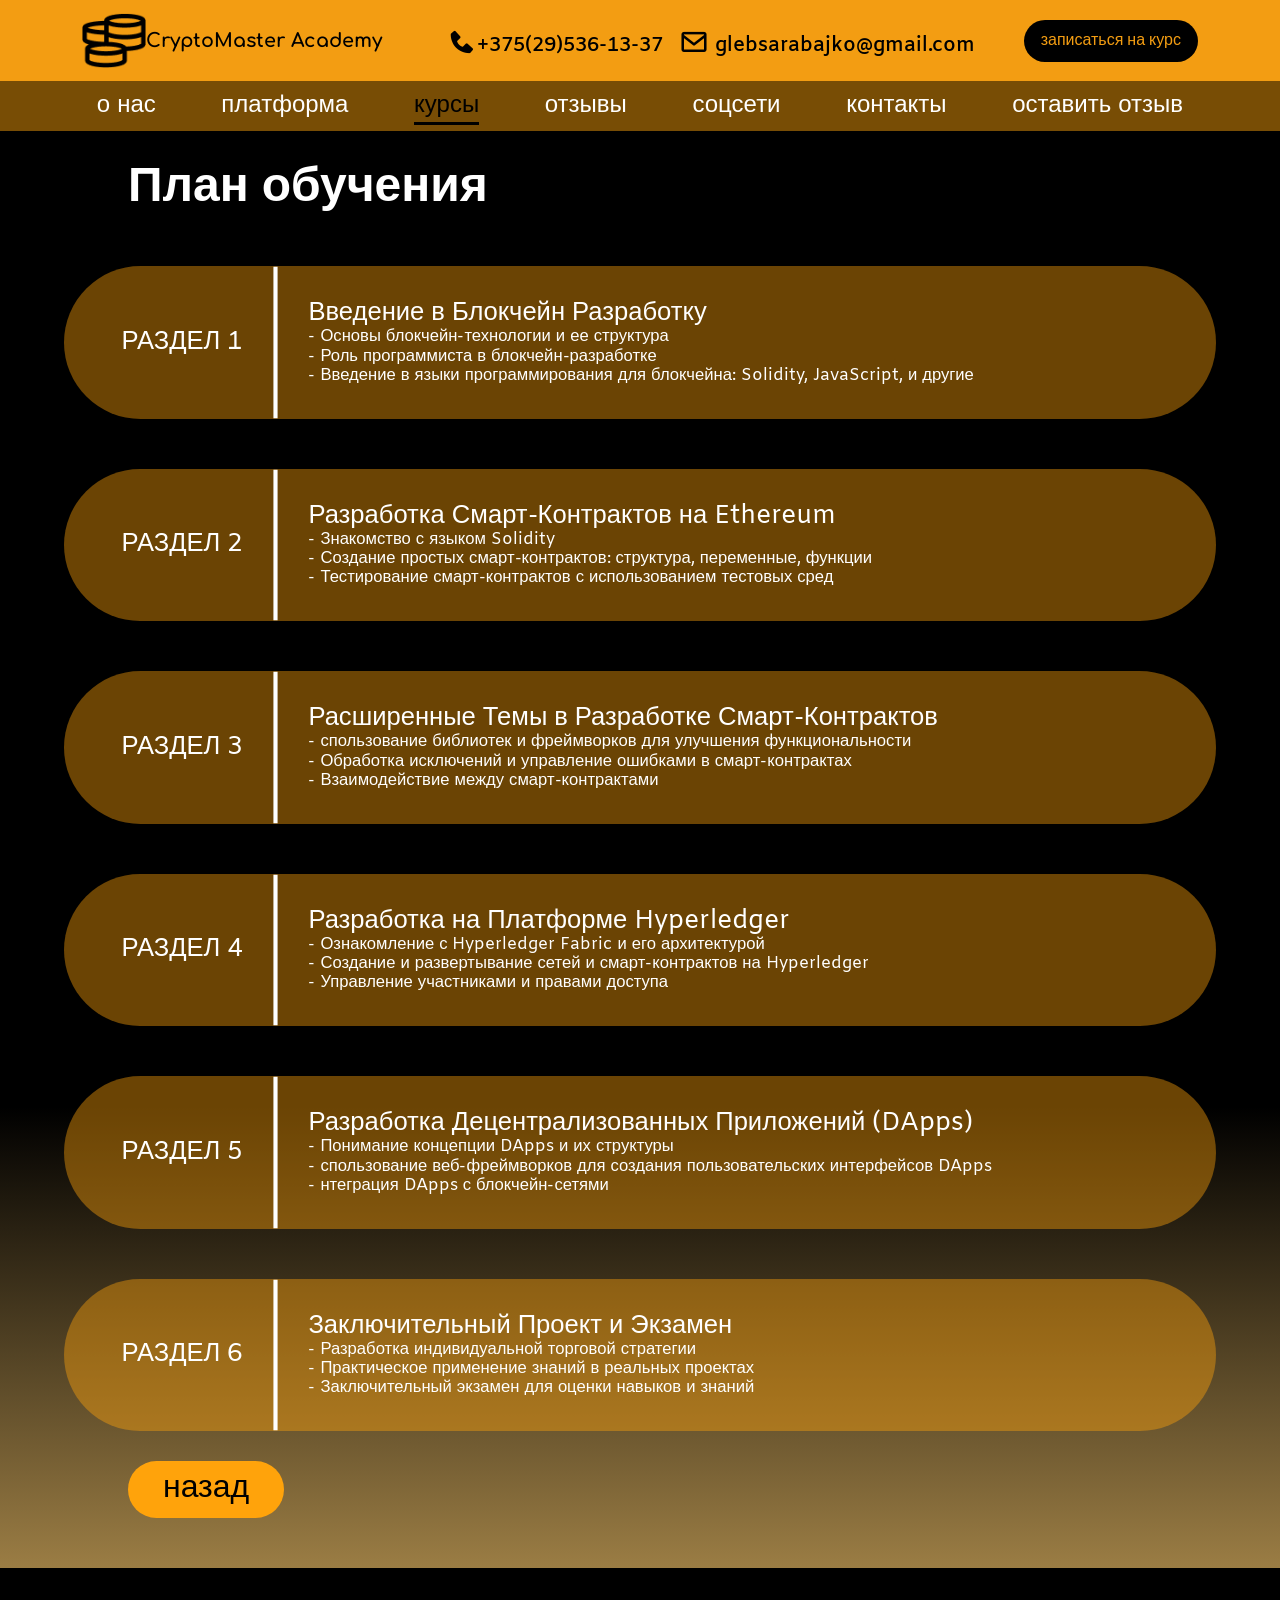
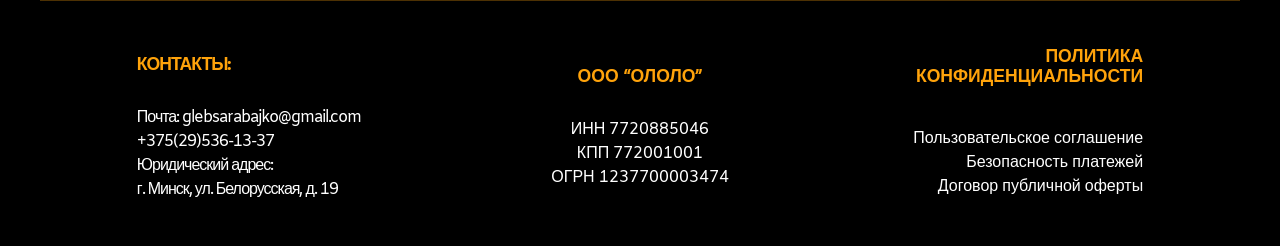
<file: pages/pla_blockchange.html>
<!DOCTYPE html>
<html lang="en">

<head>
  <meta charset="UTF-8">
  <meta name="viewport" content="width=device-width, initial-scale=1.0">
  <title>CryptoMaster Academy</title>
  <link rel="stylesheet" href="../css/main.css">
    <link rel="icon" href="../image/Crypto.png" type="image/x-icon">

  <link rel="stylesheet" href="../replace/bootstrap-replacement.css">
  <link href='https://unpkg.com/boxicons@2.1.4/css/boxicons.min.css' rel='stylesheet'>
</head>

<body>
  <nav class="navbar navbar-expand-lg ">
    <div class="container">
      <a class="navbar-brand" href="../index.html"><img src="../image/Vector.png" alt="image"> CryptoMaster Academy</a>
      <button class="navbar-toggler" type="button" data-bs-toggle="collapse" data-bs-target="#navbarSupportedContent"
        aria-controls="navbarSupportedContent" aria-expanded="false" aria-label="Toggle navigation">
        <span class="navbar-toggler-icon"></span>
      </button>
      <div class="collapse navbar-collapse" id="navbarSupportedContent">
        <ul class="navbar-nav m-auto mb-2 mb-lg-0">

          <li class="nav-item">
            <a class="nav-link link2" href="../index.html">о нас</a>
          </li>
          <li class="nav-item">
            <a class="nav-link link2" href="./platforma.html">платформа</a>
          </li>
          <li class="nav-item">
            <a class="nav-link link2"
              style="color: black !important; border-bottom: 3px solid black;padding-bottom: 0px;"
              href="./kurs.html">курсы</a>
          </li>
          <li class="nav-item">
            <a class="nav-link link2" href="./carousel.html">отзывы</a>
          </li>
          <li class="nav-item">
            <a class="nav-link link2" href="../index.html#contact">соцсети </a>
          </li>
          <li class="nav-item">
            <a class="nav-link link2" href="./xarita.html">контакты</a>
          </li>
          <li class="nav-item">
  <a class="nav-link link2" href="./form.html"> <i class='bx bx-message'></i>оставить отзыв</a>
</li>
          <li class="nav-item">
            <a class="nav-link" href="#"> <i class='bx bxs-phone'></i>+375(29)536-13-37</a>
          </li>
          <li class="nav-item">
            <a class="nav-link" href="#"><i class='bx bx-envelope'></i> glebsarabajko@gmail.com</a>
          </li>
        </ul>
        <a href="./kurs.html" style="color: black !important; ">
          <form class="d-flex" role="search">
            <button class="btn navbar_btn" type="button">записаться на курс</button>
          </form>
        </a>
      </div>
    </div>
  </nav>
  <div class="navbar2">
    <ul>
      <li><a href="../index.html">о нас</a></li>
      <li><a href="./platforma.html">платформа</a></li>
      <li><a style="color: black !important; border-bottom: 3px solid black;padding-bottom: 0px;"
          href="./kurs.html">курсы</a></li>
      <li><a href="./carousel.html">отзывы</a></li>
      <li><a href="../index.html#contact">соцсети</a></li>
      <li><a href="./xarita.html">контакты</a></li>
      <li><a href="./form.html">оставить отзыв</a></li>
    </ul>
  </div>
  <div class="herlar">
    <h1 class="hew">План обучения</h1>

    <div class="divla">
      <div class="diver">
        <h1>РАЗДЕЛ 1 <h4>Введение в Блокчейн Разработку</h4>
        </h1>
        <img src="../image/Line 2.svg" alt="">
        <div>
          <h2 style="text-align: left;">Введение в Блокчейн Разработку</h2>
          <h3 style="text-align: left;">- Основы блокчейн-технологии и ее структура <br>
            - Роль программиста в блокчейн-разработке <br>
            - Введение в языки программирования для блокчейна: Solidity, JavaScript, и другие</h3>
        </div>
      </div>
    </div>
    <div class="divla">
      <div class="diver">
        <h1>РАЗДЕЛ 2 <h4>Разработка Смарт-Контрактов на Ethereum</h4>
        </h1>
        <img src="../image/Line 2.svg" alt="">
        <div>
          <h2 style="text-align: left;">Разработка Смарт-Контрактов на Ethereum</h2>
          <h3 style="text-align: left;">- Знакомство с языком Solidity <br>
            - Создание простых смарт-контрактов: структура, переменные, функции <br>
            - Тестирование смарт-контрактов с использованием тестовых сред</h3>
        </div>
      </div>
    </div>
    <div class="divla">
      <div class="diver">
        <h1>РАЗДЕЛ 3 <h4>Расширенные Темы в Разработке Смарт-Контрактов</h4>
        </h1>
        <img src="../image/Line 2.svg" alt="">
        <div>
          <h2 style="text-align: left;">Расширенные Темы в Разработке Смарт-Контрактов</h2>
          <h3 style="text-align: left;">- спользование библиотек и фреймворков для улучшения функциональности <br>
            - Обработка исключений и управление ошибками в смарт-контрактах <br>
            - Взаимодействие между смарт-контрактами</h3>
        </div>
      </div>
    </div>
    <div class="divla">
      <div class="diver">
        <h1>РАЗДЕЛ 4 <h4>Разработка на Платформе Hyperledger</h4>
        </h1>
        <img src="../image/Line 2.svg" alt="">
        <div>
          <h2 style="text-align: left;">Разработка на Платформе Hyperledger</h2>
          <h3 style="text-align: left;">- Ознакомление с Hyperledger Fabric и его архитектурой <br>
            - Создание и развертывание сетей и смарт-контрактов на Hyperledger <br>
            - Управление участниками и правами доступа</h3>
        </div>
      </div>
    </div>
    <div class="divla">
      <div class="diver">
        <h1>РАЗДЕЛ 5 <h4>Разработка Децентрализованных Приложений (DApps)</h4>
        </h1>
        <img src="../image/Line 2.svg" alt="">
        <div>
          <h2 style="text-align: left;">Разработка Децентрализованных Приложений (DApps)</h2>
          <h3 style="text-align: left;">- Понимание концепции DApps и их структуры <br>
            - спользование веб-фреймворков для создания пользовательских интерфейсов DApps <br>
            - нтеграция DApps с блокчейн-сетями</h3>
        </div>
      </div>
    </div>

    <div class="divla">
      <div class="diver">
        <h1>РАЗДЕЛ 6 <h4>Заключительный Проект и Экзамен</h4>
        </h1>
        <img src="../image/Line 2.svg" alt="">
        <div>
          <h2 style="text-align: left;">Заключительный Проект и Экзамен</h2>
          <h3 style="text-align: left;">- Разработка индивидуальной торговой стратегии <br>
            - Практическое применение знаний в реальных проектах <br>
            - Заключительный экзамен для оценки навыков и знаний</h3>
        </div>
      </div>
    </div>
    <div class="oxirgi_divv">
      <div class="oxir_button">
        <a href="javascript:history.back()"><button>назад</button></a>
      </div>
    </div>
  </div>

  <footer>
    <ul class="footer_page">
      <li>Контакты:</li>
            <li><a href="#">Почта: glebsarabajko@gmail.com</a></li>
      <li><a href="#">+375(29)536-13-37</a></li>
      <li><a href="#">Юридический адрес:</a></li>
      <li><a href="#">г. Минск, ул. Белорусская, д. 19</a></li>
    </ul>
    <ul class="footer_link footer_link1">
      <li><a href="../Политика конфедициальности.docx">Политика конфиденциальности</a></li>
      <li><a href="../Пользовательское соглашение.docx">Пользовательское соглашение </a></li>
      <li><a href="../Безопасность платежей.pdf">Безопасность платежей</a></li>
      <li><a href="../Договор оферты.docx">Договор публичной оферты</a></li>
    </ul>
    <ul style="text-align: center;" class="footer_page2">
      <li>ООО “Ололо”</li>
      <li>ИНН 7720885046
      </li>
      <li>КПП 772001001</li>
      <li>ОГРН 1237700003474 </li>
    </ul>
    <ul class="footer_link footer_link2">
      <li><a href="../Политика конфедициальности.docx">Политика конфиденциальности</a></li>
      <li><a href="../Пользовательское соглашение.docx">Пользовательское соглашение </a></li>
      <li><a href="../Безопасность платежей.pdf">Безопасность платежей</a></li>
      <li><a href="../Договор оферты.docx">Договор публичной оферты</a></li>
    </ul>
  </footer>
  <script src="../replace/bootstrap-replacement.js"></script>
</body>

</html>
</file>
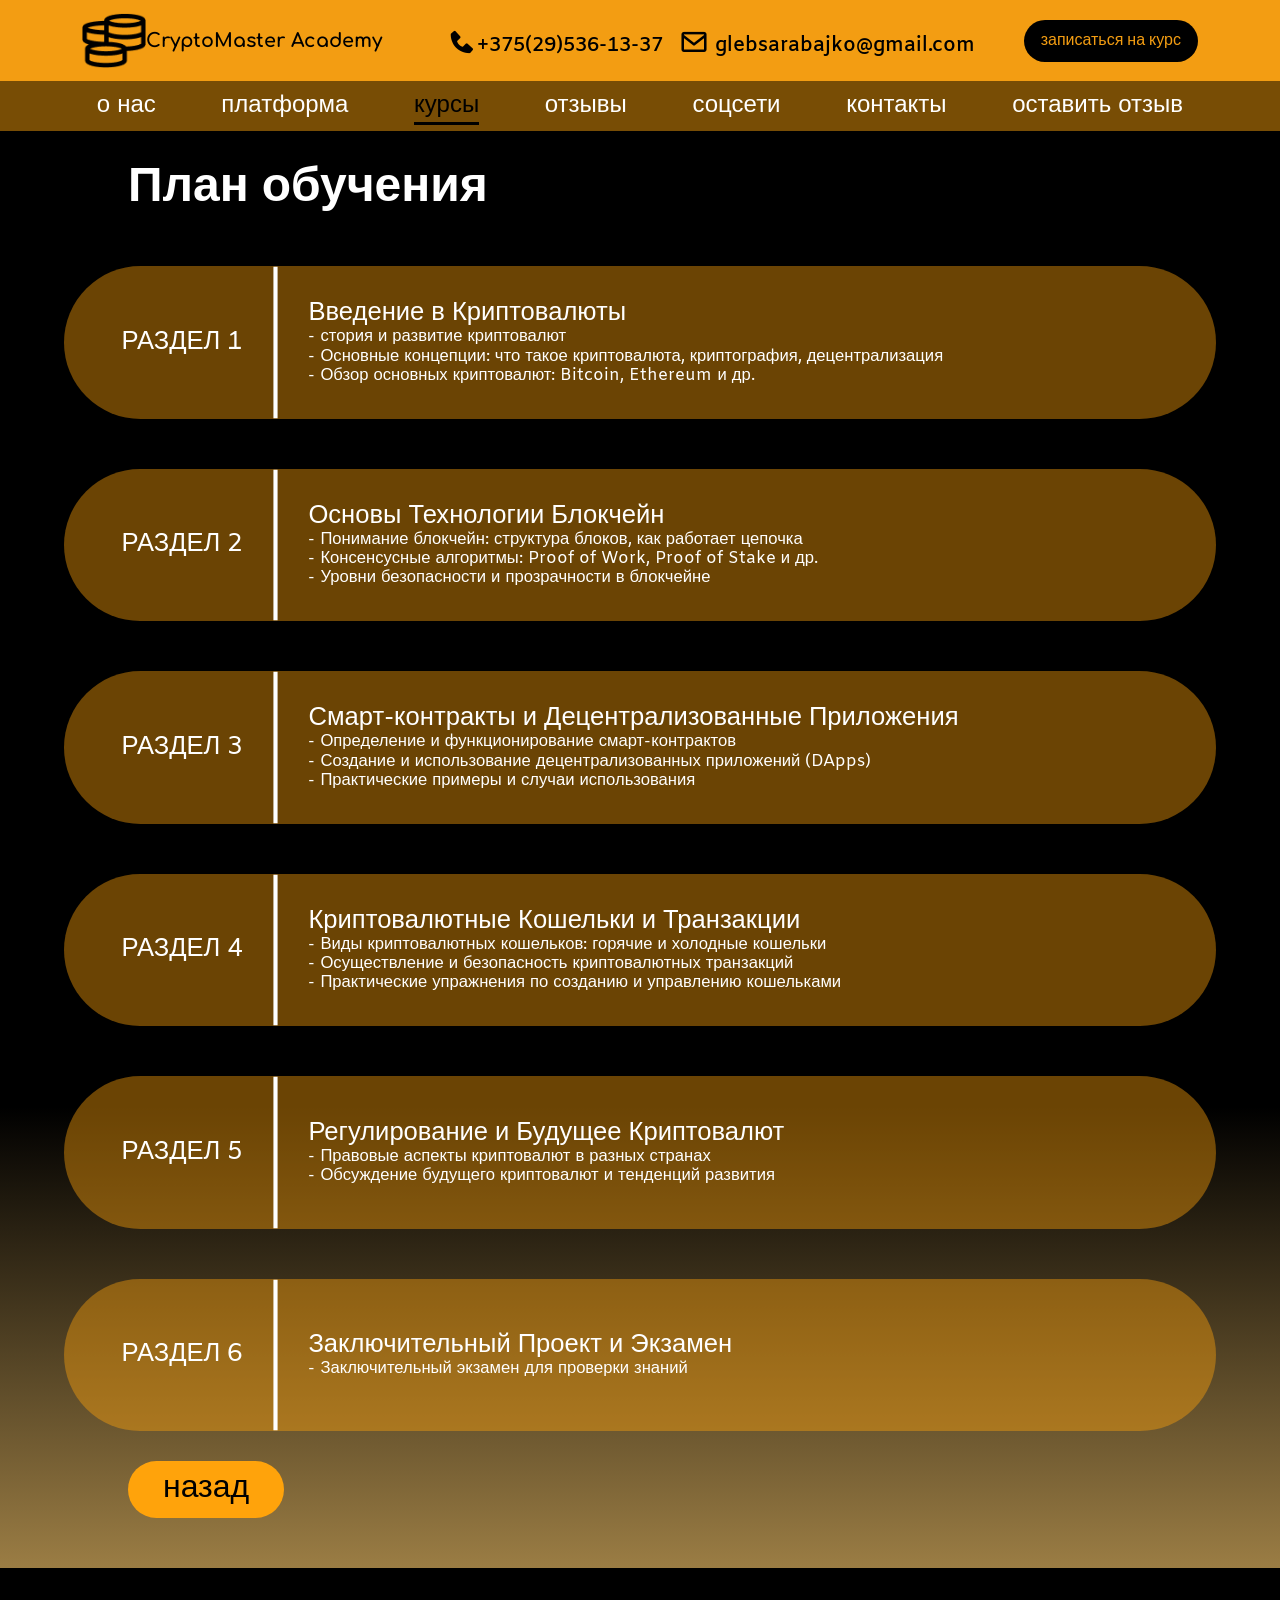
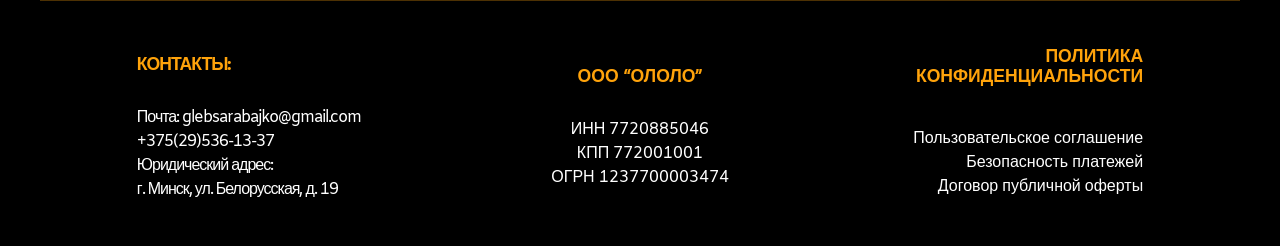
<file: pages/pla_osnovnoy.html>
﻿<!DOCTYPE html>
<html lang="en">

<head>
  <meta charset="UTF-8">
  <meta name="viewport" content="width=device-width, initial-scale=1.0">
  <title>CryptoMaster Academy</title>
  <link rel="stylesheet" href="../css/main.css">
    <link rel="icon" href="../image/Crypto.png" type="image/x-icon">

  <link rel="stylesheet" href="../replace/bootstrap-replacement.css">
  <link href='https://unpkg.com/boxicons@2.1.4/css/boxicons.min.css' rel='stylesheet'>
</head>

<body>
  <nav class="navbar navbar-expand-lg ">
    <div class="container">
      <a class="navbar-brand" href="../index.html"><img src="../image/Vector.png" alt="image"> CryptoMaster Academy</a>
      <button class="navbar-toggler" type="button" data-bs-toggle="collapse" data-bs-target="#navbarSupportedContent"
        aria-controls="navbarSupportedContent" aria-expanded="false" aria-label="Toggle navigation">
        <span class="navbar-toggler-icon"></span>
      </button>
      <div class="collapse navbar-collapse" id="navbarSupportedContent">
        <ul class="navbar-nav m-auto mb-2 mb-lg-0">
          <li class="nav-item">
            <a class="nav-link link2" href="../index.html">о нас</a>
          </li>
          <li class="nav-item">
            <a class="nav-link link2" href="./platforma.html">платформа</a>
          </li>
          <li class="nav-item">
            <a class="nav-link link2"
              style="color: black !important; border-bottom: 3px solid black;padding-bottom: 0px;"
              href="./kurs.html">курсы</a>
          </li>
          <li class="nav-item">
            <a class="nav-link link2" href="./carousel.html">отзывы</a>
          </li>
          <li class="nav-item">
            <a class="nav-link link2" href="../index.html#contact">соцсети </a>
          </li>
          <li class="nav-item">
            <a class="nav-link link2" href="./xarita.html">контакты</a>
          </li>
          <li class="nav-item">
  <a class="nav-link link2" href="./form.html"> <i class='bx bx-message'></i>оставить отзыв</a>
</li>
          <li class="nav-item">
            <a class="nav-link" href="#"> <i class='bx bxs-phone'></i>+375(29)536-13-37</a>
          </li>
          <li class="nav-item">
            <a class="nav-link" href="#"><i class='bx bx-envelope'></i> glebsarabajko@gmail.com</a>
          </li>
        </ul>
        <a href="./kurs.html" style="color: black !important; ">
          <form class="d-flex" role="search">
            <button class="btn navbar_btn" type="button">записаться на курс</button>
          </form>
        </a>
      </div>
    </div>
  </nav>
  <div class="navbar2">
    <ul>
      <li><a href="../index.html">о нас</a></li>
      <li><a href="./platforma.html">платформа</a></li>
      <li><a style="color: black !important; border-bottom: 3px solid black;padding-bottom: 0px;"
          href="./kurs.html">курсы</a></li>
      <li><a href="./carousel.html">отзывы</a></li>
      <li><a href="../index.html#contact">соцсети</a></li>
      <li><a href="./xarita.html">контакты</a></li>
      <li><a href="./form.html">оставить отзыв</a></li>
    </ul>
  </div>
  <div class="herlar">
    <h1 class="hew">План обучения</h1>
    <div class="divla">
      <div class="diver">
        <h1>РАЗДЕЛ 1 <h4>Введение в Криптовалюты</h4>
        </h1>
        <img src="../image/Line 2.svg" alt="">
        <div>
          <h2 style="text-align: left;">Введение в Криптовалюты</h2>
          <h3 style="text-align: left;">- стория и развитие криптовалют<br>
            - Основные концепции: что такое криптовалюта, криптография, децентрализация<br>
            - Обзор основных криптовалют: Bitcoin, Ethereum и др.</h3>
        </div>
      </div>
    </div>
    <div class="divla">
      <div class="diver">
        <h1>РАЗДЕЛ 2 <h4>Основы Технологии Блокчейн</h4>
        </h1>
        <img src="../image/Line 2.svg" alt="">
        <div>
          <h2 style="text-align: left;">Основы Технологии Блокчейн</h2>
          <h3 style="text-align: left;">- Понимание блокчейн: структура блоков, как работает цепочка <br>
            - Консенсусные алгоритмы: Proof of Work, Proof of Stake и др. <br>
            - Уровни безопасности и прозрачности в блокчейне</h3>
        </div>
      </div>
    </div>
    <div class="divla">
      <div class="diver">
        <h1>РАЗДЕЛ 3 <h4>Смарт-контракты и Децентрализованные Приложения</h4>
        </h1>
        <img src="../image/Line 2.svg" alt="">
        <div>
          <h2 style="text-align: left;">Смарт-контракты и Децентрализованные Приложения</h2>
          <h3 style="text-align: left;">- Определение и функционирование смарт-контрактов <br>
            - Создание и использование децентрализованных приложений (DApps) <br>
            - Практические примеры и случаи использования </h3>
        </div>
      </div>
    </div>
    <div class="divla">
      <div class="diver">
        <h1>РАЗДЕЛ 4 <h4>Криптовалютные Кошельки и Транзакции</h4>
        </h1>
        <img src="../image/Line 2.svg" alt="">
        <div>
          <h2 style="text-align: left;">Криптовалютные Кошельки и Транзакции</h2>
          <h3 style="text-align: left;">- Виды криптовалютных кошельков: горячие и холодные кошельки <br>
            - Осуществление и безопасность криптовалютных транзакций <br>
            - Практические упражнения по созданию и управлению кошельками</h3>
        </div>
      </div>
    </div>
    <div class="divla">
      <div class="diver">
        <h1>РАЗДЕЛ 5 <h4>Регулирование и Будущее Криптовалют</h4>
        </h1>
        <img src="../image/Line 2.svg" alt="">
        <div>
          <h2 style="text-align: left;">Регулирование и Будущее Криптовалют</h2>
          <h3 style="text-align: left;">- Правовые аспекты криптовалют в разных странах <br>
            - Обсуждение будущего криптовалют и тенденций развития</h3>
        </div>
      </div>
    </div>

    <div class="divla">
      <div class="diver">
        <h1>РАЗДЕЛ 6 <h4>Заключительный Проект и Экзамен</h4>
        </h1>
        <img src="../image/Line 2.svg" alt="">
        <div>
          <h2 style="text-align: left;">Заключительный Проект и Экзамен</h2>
          <h3 style="text-align: left;">- Заключительный экзамен для проверки знаний</h3>
        </div>
      </div>
    </div>
    <div class="oxirgi_divv">
      <div class="oxir_button">
        <a href="javascript:history.back()"><button>назад</button></a>
      </div>
    </div>
  </div>

  <footer>
    <ul class="footer_page">
      <li>Контакты:</li>
            <li><a href="#">Почта: glebsarabajko@gmail.com</a></li>
      <li><a href="#">+375(29)536-13-37</a></li>
      <li><a href="#">Юридический адрес:</a></li>
      <li><a href="#">г. Минск, ул. Белорусская, д. 19</a></li>
        </ul>
    <ul class="footer_link footer_link1">
      <li><a href="../Политика конфедициальности.docx">Политика конфиденциальности</a></li>
      <li><a href="../Пользовательское соглашение.docx">Пользовательское соглашение </a></li>
      <li><a href="../Безопасность платежей.pdf">Безопасность платежей</a></li>
      <li><a href="../Договор оферты.docx">Договор публичной оферты</a></li>
    </ul>
    <ul style="text-align: center;" class="footer_page2">
      <li>ООО “Ололо”</li>
      <li>ИНН 7720885046
      </li>
      <li>КПП 772001001</li>
      <li>ОГРН 1237700003474 </li>
    </ul>
    <ul class="footer_link footer_link2">
      <li><a href="../Политика конфедициальности.docx">Политика конфиденциальности</a></li>
      <li><a href="../Пользовательское соглашение.docx">Пользовательское соглашение </a></li>
      <li><a href="../Безопасность платежей.pdf">Безопасность платежей</a></li>
      <li><a href="../Договор оферты.docx">Договор публичной оферты</a></li>
    </ul>
  </footer>

  <script src="../replace/bootstrap-replacement.js"></script>
</body>

</html>
</file>
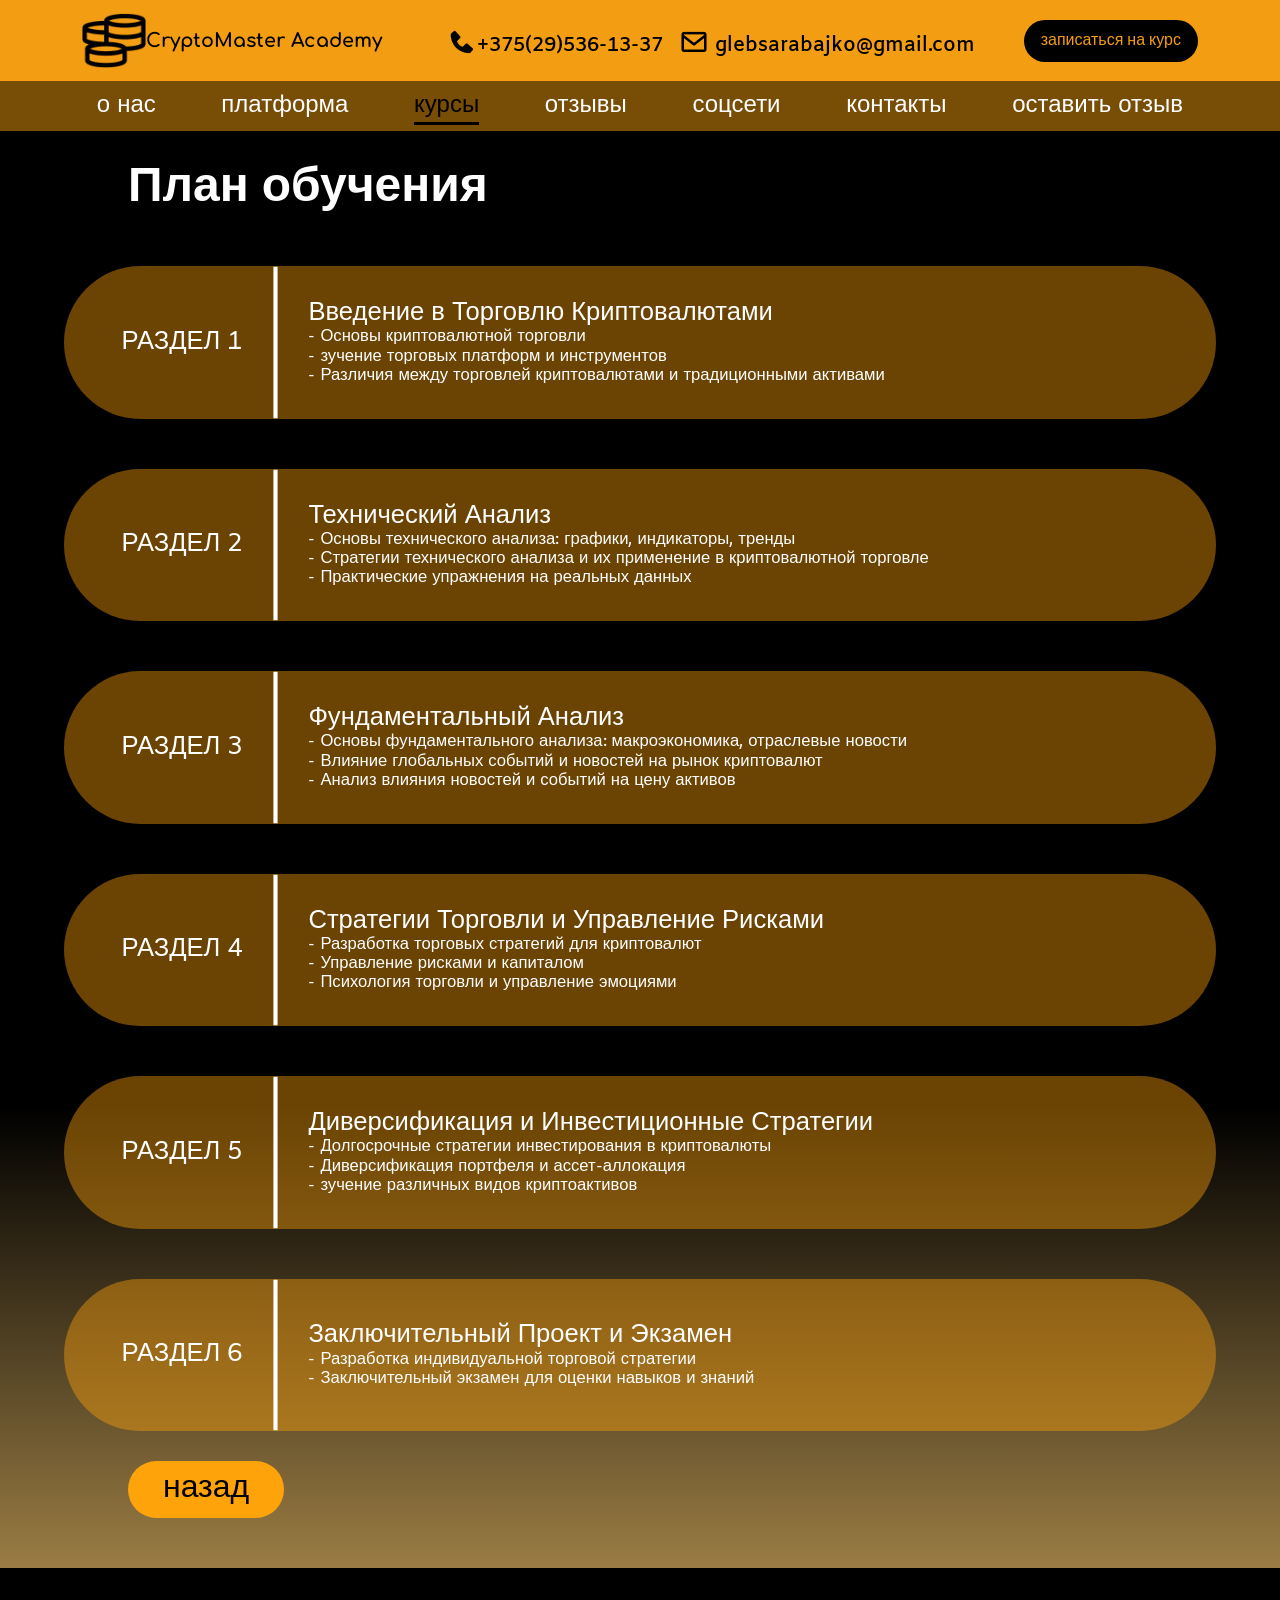
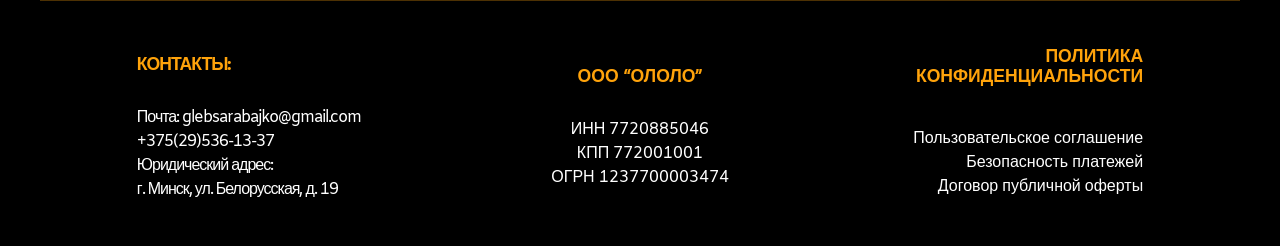
<file: pages/pla_targovaya.html>
﻿<!DOCTYPE html>
<html lang="en">

<head>
  <meta charset="UTF-8">
  <meta name="viewport" content="width=device-width, initial-scale=1.0">
  <title>CryptoMaster Academy</title>
  <link rel="stylesheet" href="../css/main.css">
    <link rel="icon" href="../image/Crypto.png" type="image/x-icon">

  <link rel="stylesheet" href="../replace/bootstrap-replacement.css">
  <link href='https://unpkg.com/boxicons@2.1.4/css/boxicons.min.css' rel='stylesheet'>

</head>

<body>
  <nav class="navbar navbar-expand-lg ">
    <div class="container">
      <a class="navbar-brand" href="../index.html"><img src="../image/Vector.png" alt="image"> CryptoMaster Academy</a>
      <button class="navbar-toggler" type="button" data-bs-toggle="collapse" data-bs-target="#navbarSupportedContent"
        aria-controls="navbarSupportedContent" aria-expanded="false" aria-label="Toggle navigation">
        <span class="navbar-toggler-icon"></span>
      </button>
      <div class="collapse navbar-collapse" id="navbarSupportedContent">
        <ul class="navbar-nav m-auto mb-2 mb-lg-0">

          <li class="nav-item">
            <a class="nav-link link2" href="../index.html">о нас</a>
          </li>
          <li class="nav-item">
            <a class="nav-link link2" href="./platforma.html">платформа</a>
          </li>
          <li class="nav-item">
            <a class="nav-link link2"
              style="color: black !important; border-bottom: 3px solid black;padding-bottom: 0px;"
              href="./kurs.html">курсы</a>
          </li>
          <li class="nav-item">
            <a class="nav-link link2" href="./carousel.html">отзывы</a>
          </li>
          <li class="nav-item">
            <a class="nav-link link2" href="../index.html#contact">соцсети </a>
          </li>
          <li class="nav-item">
            <a class="nav-link link2" href="./xarita.html">контакты</a>
            <li class="nav-item">
  <a class="nav-link link2" href="./form.html"> <i class='bx bx-message'></i>оставить отзыв</a>
</li>
          </li>
          <li class="nav-item">
            <a class="nav-link" href="#"> <i class='bx bxs-phone'></i>+375(29)536-13-37</a>
          </li>
          <li class="nav-item">
            <a class="nav-link" href="#"><i class='bx bx-envelope'></i> glebsarabajko@gmail.com</a>
          </li>
        </ul>
        <a href="./kurs.html" style="color: black !important; ">
          <form class="d-flex" role="search">
            <button class="btn navbar_btn" type="button">записаться на курс</button>
          </form>
        </a>
      </div>
    </div>
  </nav>

  <div class="navbar2">
    <ul>
      <li><a href="../index.html">о нас</a></li>
      <li><a href="./platforma.html">платформа</a></li>

      <li><a style="color: black !important; border-bottom: 3px solid black;padding-bottom: 0px;"
          href="./kurs.html">курсы</a></li>

      <li><a href="./carousel.html">отзывы</a></li>

      <li><a href="../index.html#contact">соцсети</a></li>
      <li><a href="./xarita.html">контакты</a></li>
      <li><a href="./form.html">оставить отзыв</a></li>

    </ul>

  </div>
  <div class="herlar">
    <h1 class="hew">План обучения</h1>

    <div class="divla">
      <div class="diver">
        <h1>РАЗДЕЛ 1 <h4>Введение в Торговлю Криптовалютами</h4>
        </h1>
        <img src="../image/Line 2.svg" alt="">
        <div>
          <h2 style="text-align: left;">Введение в Торговлю Криптовалютами</h2>
          <h3 style="text-align: left;"> - Основы криптовалютной торговли <br>
            - зучение торговых платформ и инструментов <br>
            - Различия между торговлей криптовалютами и традиционными активами</h3>
        </div>
      </div>
    </div>
    <div class="divla">
      <div class="diver">
        <h1>РАЗДЕЛ 2 <h4>Технический Анализ</h4>
        </h1>
        <img src="../image/Line 2.svg" alt="">
        <div>
          <h2 style="text-align: left;">Технический Анализ</h2>
          <h3 style="text-align: left;">- Основы технического анализа: графики, индикаторы, тренды <br>
            - Стратегии технического анализа и их применение в криптовалютной торговле <br>
            - Практические упражнения на реальных данных</h3>
        </div>
      </div>
    </div>
    <div class="divla">
      <div class="diver">
        <h1>РАЗДЕЛ 3 <h4>Фундаментальный Анализ</h4>
        </h1>
        <img src="../image/Line 2.svg" alt="">
        <div>
          <h2 style="text-align: left;">Фундаментальный Анализ</h2>
          <h3 style="text-align: left;">- Основы фундаментального анализа: макроэкономика, отраслевые новости <br>
            - Влияние глобальных событий и новостей на рынок криптовалют <br>
            - Анализ влияния новостей и событий на цену активов </h3>
        </div>
      </div>
    </div>
    <div class="divla">
      <div class="diver">
        <h1>РАЗДЕЛ 4 <h4>Стратегии Торговли и Управление Рисками</h4>
        </h1>
        <img src="../image/Line 2.svg" alt="">
        <div>
          <h2 style="text-align: left;">Стратегии Торговли и Управление Рисками</h2>
          <h3 style="text-align: left;">- Разработка торговых стратегий для криптовалют <br>
            - Управление рисками и капиталом <br>
            - Психология торговли и управление эмоциями</h3>
        </div>
      </div>
    </div>
    <div class="divla">
      <div class="diver">
        <h1>РАЗДЕЛ 5 <h4> Диверсификация и Инвестиционные Стратегии</h4>
        </h1>
        <img src="../image/Line 2.svg" alt="">
        <div>
          <h2 style="text-align: left;"> Диверсификация и Инвестиционные Стратегии</h2>
          <h3 style="text-align: left;">- Долгосрочные стратегии инвестирования в криптовалюты <br>
            - Диверсификация портфеля и ассет-аллокация <br>
            - зучение различных видов криптоактивов</h3>
        </div>
      </div>
    </div>

    <div class="divla">
      <div class="diver">
        <h1>РАЗДЕЛ 6 <h4>Заключительный Проект и Экзамен</h4>
        </h1>
        <img src="../image/Line 2.svg" alt="">
        <div>
          <h2 style="text-align: left;">Заключительный Проект и Экзамен</h2>
          <h3 style="text-align: left;">- Разработка индивидуальной торговой стратегии <br>
            - Заключительный экзамен для оценки навыков и знаний</h3>
        </div>
      </div>
    </div>
    <div class="oxirgi_divv">
      <div class="oxir_button">
        <a href="javascript:history.back()"><button>назад</button></a>
      </div>

    </div>

  </div>

  <footer>
    <ul class="footer_page">
      <li>Контакты:</li>
            <li><a href="#">Почта: glebsarabajko@gmail.com</a></li>
      <li><a href="#">+375(29)536-13-37</a></li>
      <li><a href="#">Юридический адрес:</a></li>
      <li><a href="#">г. Минск, ул. Белорусская, д. 19</a></li>
    </ul>
    <ul class="footer_link footer_link1">
      <li><a href="../Политика конфедициальности.docx">Политика конфиденциальности</a></li>
      <li><a href="../Пользовательское соглашение.docx">Пользовательское соглашение </a></li>
      <li><a href="../Безопасность платежей.pdf">Безопасность платежей</a></li>
      <li><a href="../Договор оферты.docx">Договор публичной оферты</a></li>
    </ul>
    <ul style="text-align: center;" class="footer_page2">
      <li>ООО “Ололо”</li>
      <li>ИНН 7720885046
      </li>
      <li>КПП 772001001</li>
      <li>ОГРН 1237700003474 </li>
    </ul>
    <ul class="footer_link footer_link2">
      <li><a href="../Политика конфедициальности.docx">Политика конфиденциальности</a></li>
      <li><a href="../Пользовательское соглашение.docx">Пользовательское соглашение </a></li>
      <li><a href="../Безопасность платежей.pdf">Безопасность платежей</a></li>
      <li><a href="../Договор оферты.docx">Договор публичной оферты</a></li>
    </ul>
  </footer>

  <script src="../replace/bootstrap-replacement.js"></script>

</body>

</html>
</file>
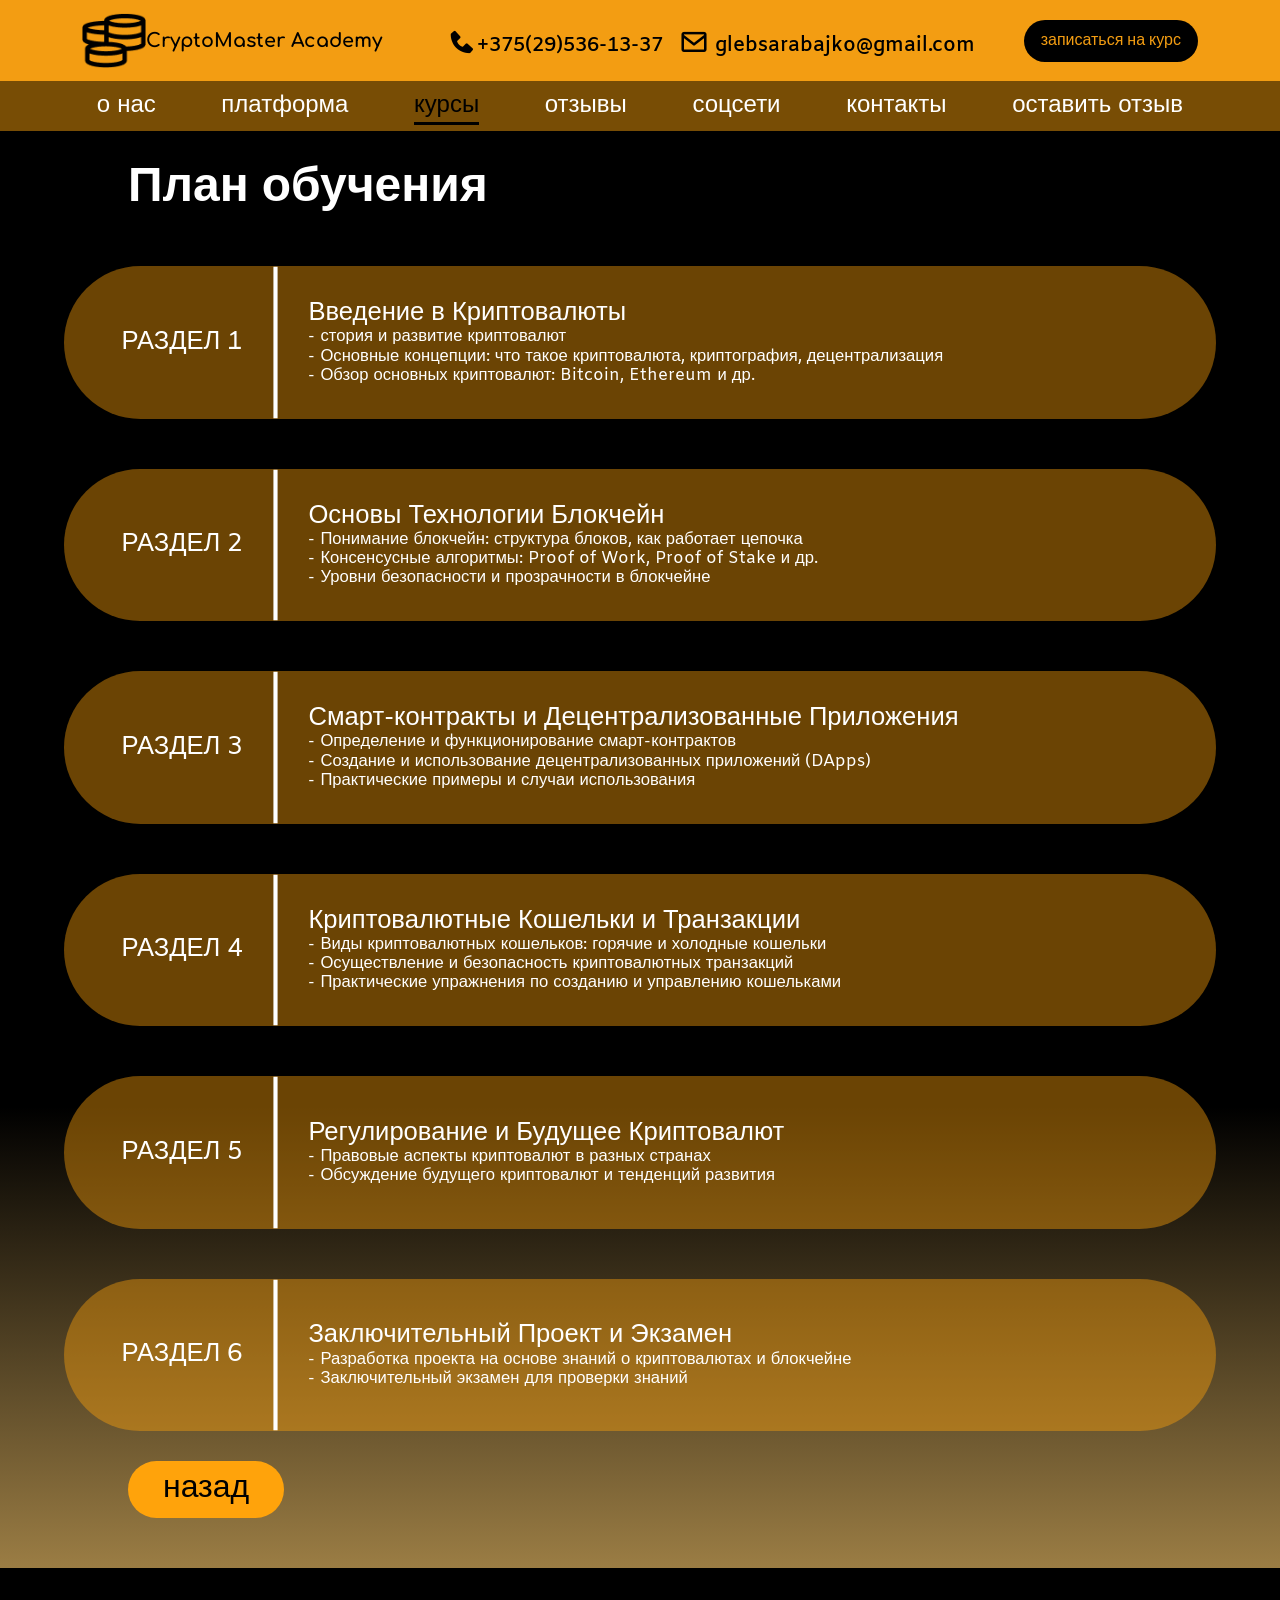
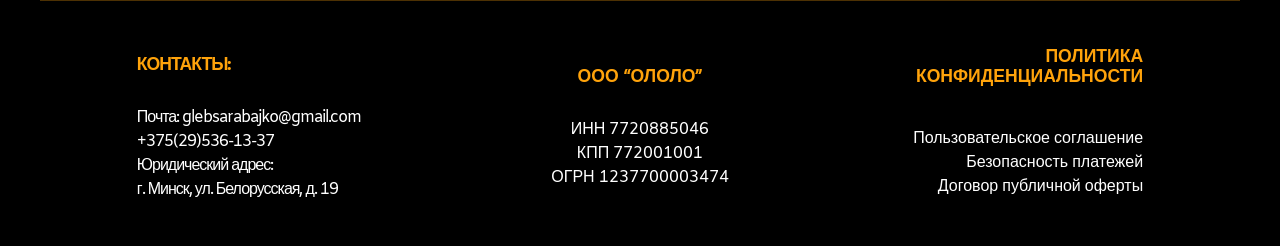
<file: pages/planobucheniya.html>
﻿<!DOCTYPE html>
<html lang="en">

<head>
  <meta charset="UTF-8">
  <meta name="viewport" content="width=device-width, initial-scale=1.0">
  <title>CryptoMaster Academy</title>
  <link rel="stylesheet" href="../css/main.css">
    <link rel="icon" href="../image/Crypto.png" type="image/x-icon">

  <link rel="stylesheet" href="../replace/bootstrap-replacement.css">
  <link href='https://unpkg.com/boxicons@2.1.4/css/boxicons.min.css' rel='stylesheet'>
</head>

<body>
  <nav class="navbar navbar-expand-lg ">
    <div class="container">
      <a class="navbar-brand" href="../index.html"><img src="../image/Vector.png" alt="image"> CryptoMaster Academy</a>
      <button class="navbar-toggler" type="button" data-bs-toggle="collapse" data-bs-target="#navbarSupportedContent"
        aria-controls="navbarSupportedContent" aria-expanded="false" aria-label="Toggle navigation">
        <span class="navbar-toggler-icon"></span>
      </button>
      <div class="collapse navbar-collapse" id="navbarSupportedContent">
        <ul class="navbar-nav m-auto mb-2 mb-lg-0">

          <li class="nav-item">
            <a class="nav-link link2" href="../index.html">о нас</a>
          </li>
          <li class="nav-item">
            <a class="nav-link link2" href="./platforma.html">платформа</a>
          </li>
          <li class="nav-item">
            <a class="nav-link link2"
              style="color: black !important; border-bottom: 3px solid black;padding-bottom: 0px;"
              href="./kurs.html">курсы</a>
          </li>
          <li class="nav-item">
            <a class="nav-link link2" href="./carousel.html">отзывы</a>
          </li>
          <li class="nav-item">
            <a class="nav-link link2" href="../index.html#contact">соцсети </a>
          </li>
          <li class="nav-item">
            <a class="nav-link link2" href="./xarita.html">контакты</a>
          </li>
          <li class="nav-item">
  <a class="nav-link link2" href="./form.html"> <i class='bx bx-message'></i>оставить отзыв</a>
</li>
          <li class="nav-item">
            <a class="nav-link" href="#"> <i class='bx bxs-phone'></i>+375(29)536-13-37</a>
          </li>
          <li class="nav-item">
            <a class="nav-link" href="#"><i class='bx bx-envelope'></i> glebsarabajko@gmail.com</a>
          </li>
        </ul>
        <a href="./kurs.html" style="color: black !important; ">
          <form class="d-flex" role="search">
            <button class="btn navbar_btn" type="button">записаться на курс</button>
          </form>
        </a>
      </div>
    </div>
  </nav>
  <div class="navbar2">
    <ul>
      <li><a href="../index.html">о нас</a></li>
      <li><a href="./platforma.html">платформа</a></li>

      <li><a style="color: black !important; border-bottom: 3px solid black;padding-bottom: 0px;"
          href="./kurs.html">курсы</a></li>

      <li><a href="./carousel.html">отзывы</a></li>

      <li><a href="../index.html#contact">соцсети</a></li>
      <li><a href="./xarita.html">контакты</a></li>
      <li><a href="./form.html">оставить отзыв</a></li>

    </ul>

  </div>
  <div class="herlar">
    <h1 class="hew">План обучения</h1>

    <div class="divla">
      <div class="diver">
        <h1>РАЗДЕЛ 1 <h4>Введение в Криптовалюты</h4>
        </h1>
        <img src="../image/Line 2.svg" alt="">
        <div>
          <h2 style="text-align: left;">Введение в Криптовалюты</h2>
          <h3 style="text-align: left;">- стория и развитие криптовалют<br>
            - Основные концепции: что такое криптовалюта, криптография, децентрализация<br>
            - Обзор основных криптовалют: Bitcoin, Ethereum и др.</h3>
        </div>
      </div>
    </div>
    <div class="divla">
      <div class="diver">
        <h1>РАЗДЕЛ 2 <h4>Основы Технологии Блокчейн</h4>
        </h1>
        <img src="../image/Line 2.svg" alt="">
        <div>
          <h2 style="text-align: left;">Основы Технологии Блокчейн</h2>
          <h3 style="text-align: left;">- Понимание блокчейн: структура блоков, как работает цепочка <br>
            - Консенсусные алгоритмы: Proof of Work, Proof of Stake и др. <br>
            - Уровни безопасности и прозрачности в блокчейне</h3>
        </div>
      </div>
    </div>
    <div class="divla">
      <div class="diver">
        <h1>РАЗДЕЛ 3 <h4>Смарт-контракты и Децентрализованные Приложения</h4>
        </h1>
        <img src="../image/Line 2.svg" alt="">
        <div>
          <h2 style="text-align: left;">Смарт-контракты и Децентрализованные Приложения</h2>
          <h3 style="text-align: left;">- Определение и функционирование смарт-контрактов <br>
            - Создание и использование децентрализованных приложений (DApps) <br>
            - Практические примеры и случаи использования </h3>
        </div>
      </div>
    </div>
    <div class="divla">
      <div class="diver">
        <h1>РАЗДЕЛ 4 <h4>Криптовалютные Кошельки и Транзакции</h4>
        </h1>
        <img src="../image/Line 2.svg" alt="">
        <div>
          <h2 style="text-align: left;">Криптовалютные Кошельки и Транзакции</h2>
          <h3 style="text-align: left;">- Виды криптовалютных кошельков: горячие и холодные кошельки <br>
            - Осуществление и безопасность криптовалютных транзакций <br>
            - Практические упражнения по созданию и управлению кошельками</h3>
        </div>
      </div>
    </div>
    <div class="divla">
      <div class="diver">
        <h1>РАЗДЕЛ 5 <h4>Регулирование и Будущее Криптовалют</h4>
        </h1>
        <img src="../image/Line 2.svg" alt="">
        <div>
          <h2 style="text-align: left;">Регулирование и Будущее Криптовалют</h2>
          <h3 style="text-align: left;">- Правовые аспекты криптовалют в разных странах <br>
            - Обсуждение будущего криптовалют и тенденций развития</h3>
        </div>
      </div>
    </div>

    <div class="divla">
      <div class="diver">
        <h1>РАЗДЕЛ 6 <h4>Заключительный Проект и Экзамен</h4>
        </h1>
        <img src="../image/Line 2.svg" alt="">
        <div>
          <h2 style="text-align: left;">Заключительный Проект и Экзамен</h2>
          <h3 style="text-align: left;">- Разработка проекта на основе знаний о криптовалютах и блокчейне <br>
            - Заключительный экзамен для проверки знаний</h3>
        </div>
      </div>
    </div>
    <div class="oxirgi_divv">
      <div class="oxir_button">
        <a href="javascript:history.back()"><button>назад</button></a>
      </div>

    </div>

  </div>

  <footer>
    <ul class="footer_page">
      <li>Контакты:</li>
            <li><a href="#">Почта: glebsarabajko@gmail.com</a></li>
      <li><a href="#">+375(29)536-13-37</a></li>
      <li><a href="#">Юридический адрес:</a></li>
      <li><a href="#">г. Минск, ул. Белорусская, д. 19</a></li>
    </ul>
    <ul class="footer_link footer_link1">
      <li><a href="../Политика конфедициальности.docx">Политика конфиденциальности</a></li>
      <li><a href="../Пользовательское соглашение.docx">Пользовательское соглашение </a></li>
      <li><a href="../Безопасность платежей.pdf">Безопасность платежей</a></li>
      <li><a href="../Договор оферты.docx">Договор публичной оферты</a></li>
    </ul>
    <ul style="text-align: center;" class="footer_page2">
      <li>ООО “Ололо”</li>
      <li>ИНН 7720885046
      </li>
      <li>КПП 772001001</li>
      <li>ОГРН 1237700003474 </li>
    </ul>
    <ul class="footer_link footer_link2">
      <li><a href="../Политика конфедициальности.docx">Политика конфиденциальности</a></li>
      <li><a href="../Пользовательское соглашение.docx">Пользовательское соглашение </a></li>
      <li><a href="../Безопасность платежей.pdf">Безопасность платежей</a></li>
      <li><a href="../Договор оферты.docx">Договор публичной оферты</a></li>
    </ul>
  </footer>

  <script src="../replace/bootstrap-replacement.js"></script>
</body>

</html>
</file>
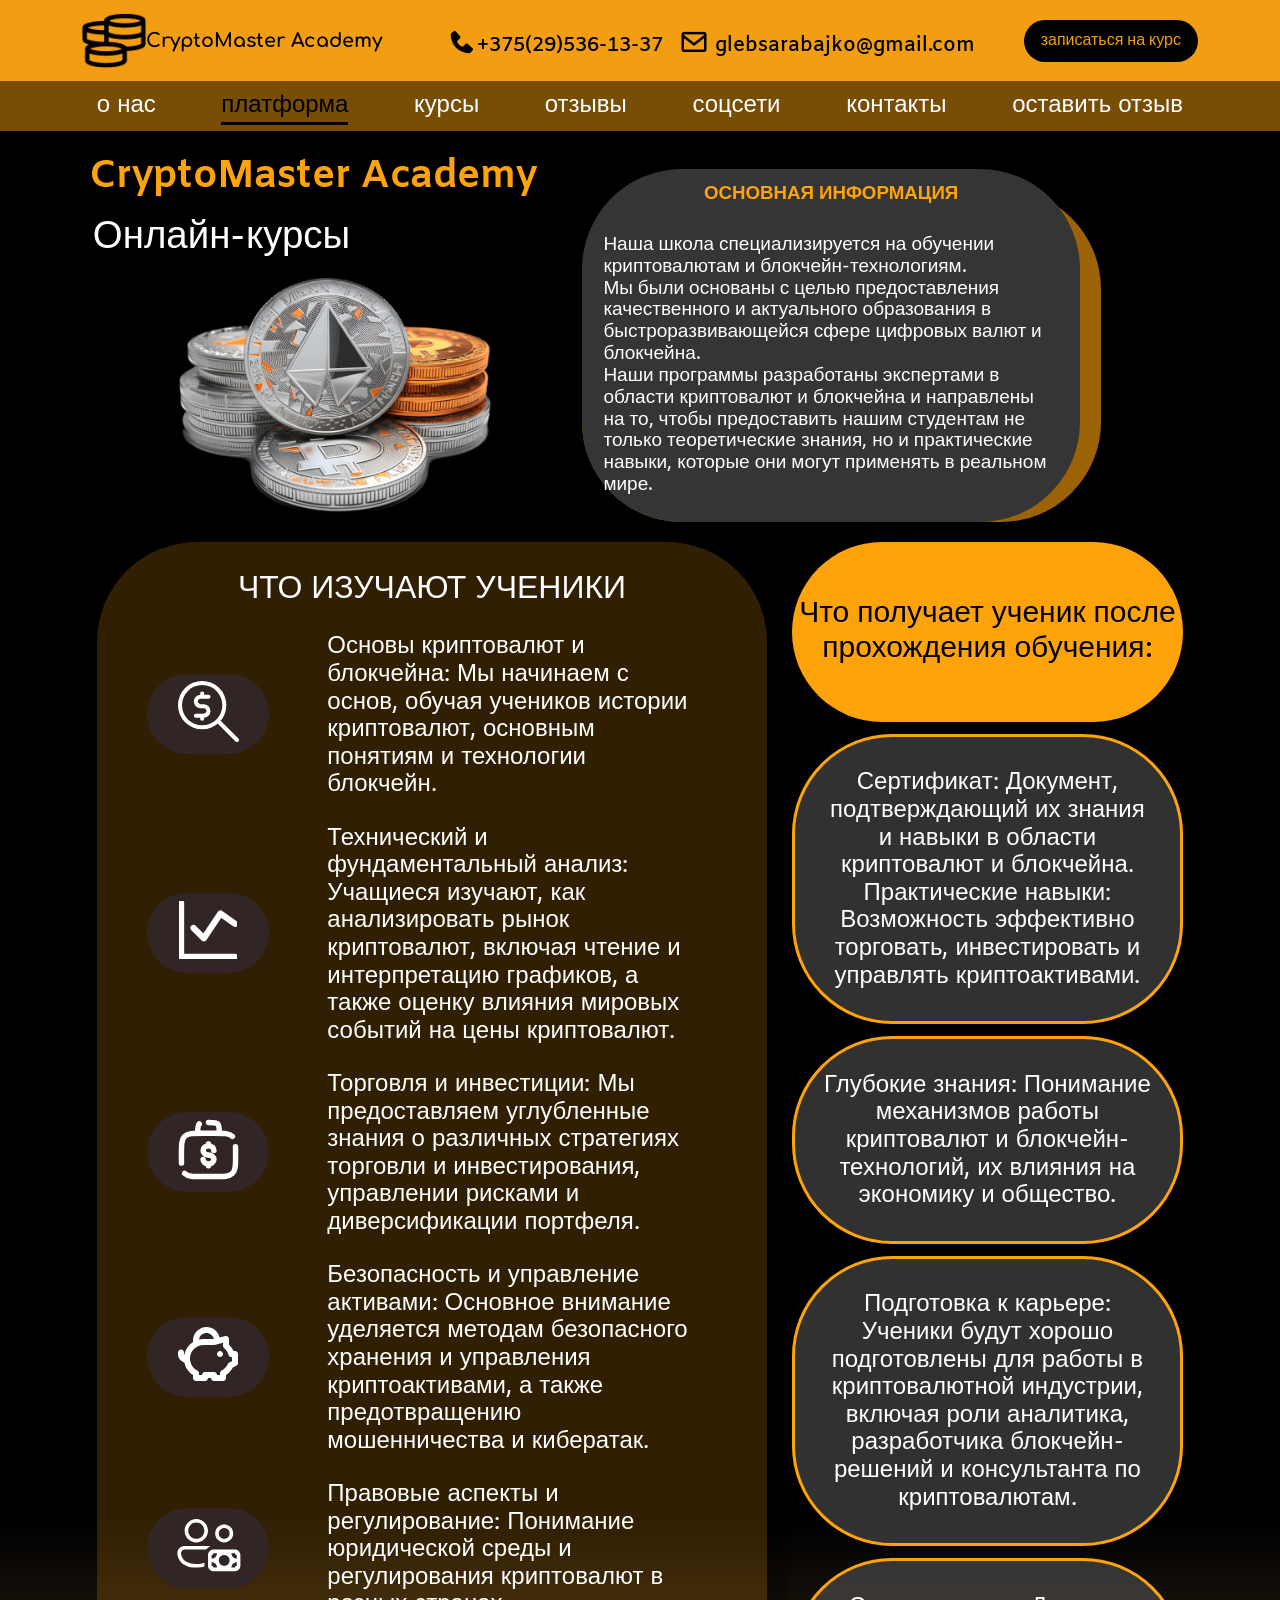
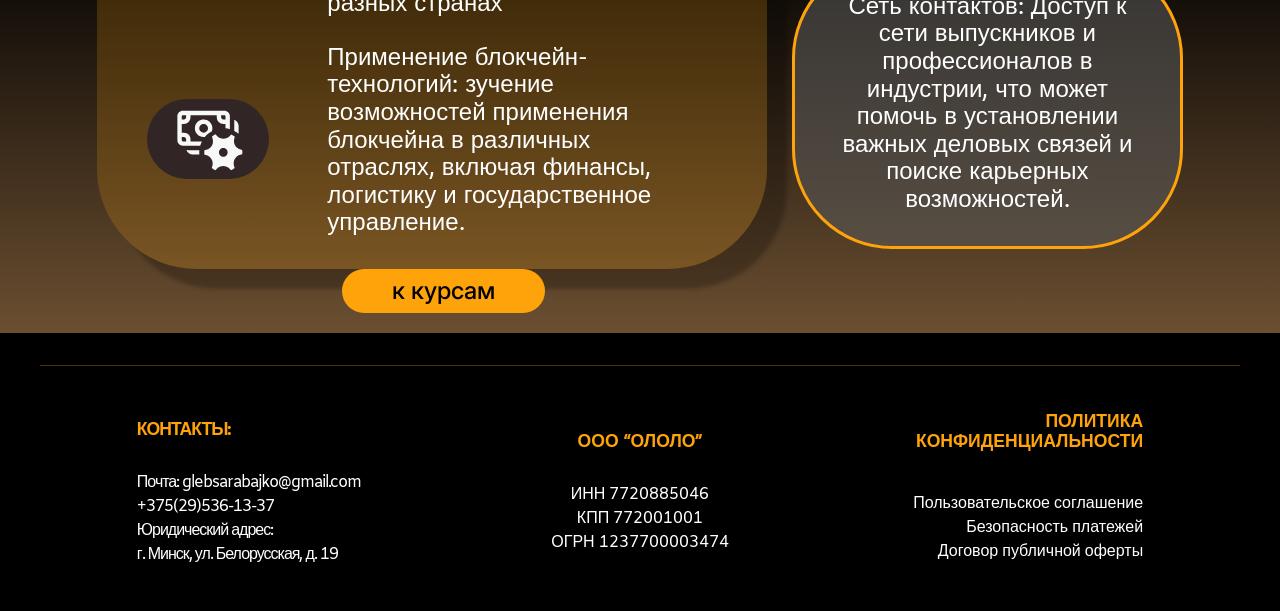
<file: pages/platforma.html>
﻿<!DOCTYPE html>
<html lang="en">

<head>
  <meta charset="UTF-8">
  <meta name="viewport" content="width=device-width, initial-scale=1.0">
  <title>CryptoMaster Academy</title>
  <link rel="stylesheet" href="../css/main.css">
  <link rel="icon" href="../image/Crypto.png" type="image/x-icon">
  <link rel="stylesheet" href="../replace/bootstrap-replacement.css">
  <link href='https://unpkg.com/boxicons@2.1.4/css/boxicons.min.css' rel='stylesheet'>
  <link href="https://fonts.googleapis.com/css2?family=Amiko&display=swap" rel="stylesheet">
</head>

<body>
  <nav class="navbar navbar-expand-lg ">
    <div class="container">
      <a class="navbar-brand" href="../index.html"><img src="../image/Vector.png" alt="image"> CryptoMaster Academy</a>
      <button class="navbar-toggler" type="button" data-bs-toggle="collapse" data-bs-target="#navbarSupportedContent"
        aria-controls="navbarSupportedContent" aria-expanded="false" aria-label="Toggle navigation">
        <span class="navbar-toggler-icon"></span>
      </button>
      <div class="collapse navbar-collapse" id="navbarSupportedContent">
        <ul class="navbar-nav m-auto mb-2 mb-lg-0">
          <li class="nav-item"><a class="nav-link link2" href="../index.html">о нас</a></li>
          <li class="nav-item"><a class="nav-link link2" style="color: black !important; border-bottom: 3px solid black;padding-bottom: 0px;" href="./kurs.html">платформа</a></li>
          <li class="nav-item"><a class="nav-link link2" href="./kurs.html">курсы</a></li>
          <li class="nav-item"><a class="nav-link link2" href="./carousel.html">отзывы</a></li>
          <li class="nav-item"><a class="nav-link link2" href="../index.html#contact">соцсети</a></li>
          <li class="nav-item"><a class="nav-link link2" href="./xarita.html">контакты</a></li>
          <li class="nav-item">
  <a class="nav-link link2" href="./form.html"> <i class='bx bx-message'></i>оставить отзыв</a>
</li>
          <li class="nav-item"><a class="nav-link" href="#"><i class='bx bxs-phone'></i>+375(29)536-13-37</a></li>
          <li class="nav-item"><a class="nav-link" href="#"><i class='bx bx-envelope'></i> glebsarabajko@gmail.com</a></li>
        </ul>
        <a href="./kurs.html" style="color: black !important; ">
          <form class="d-flex" role="search">
            <button class="btn navbar_btn" type="button">записаться на курс</button>
          </form>
        </a>
      </div>
    </div>
  </nav>

  <div class="navbar2">
    <ul>
      <li><a href="../index.html">о нас</a></li>
      <li><a style="color: black !important; border-bottom: 3px solid black;padding-bottom: 0px;" href="./kurs.html">платформа</a></li>
      <li><a href="./kurs.html">курсы</a></li>
      <li><a href="./carousel.html">отзывы</a></li>
      <li><a href="../index.html#contact">соцсети</a></li>
      <li><a href="./xarita.html">контакты</a></li>
      <li><a href="./form.html">оставить отзыв</a></li>
    </ul>
  </div>

  <main class="academy">
    <div class="platforma_img">
      <h1>CryptoMaster Academy</h1>
      <p>Онлайн-курсы</p>
      <img src="../image/image 9.png" alt="">
    </div>
    <div class="platforma_onlayn">
      <div class="platforma_text">
        <h3>ОСНОВНАЯ ИНФОРМАЦИЯ</h3>
        <p>Наша школа специализируется на обучении криптовалютам и блокчейн-технологиям. <br>
          Мы были основаны с целью предоставления качественного и актуального образования в
          быстроразвивающейся сфере цифровых валют и блокчейна. <br>
          Наши программы разработаны экспертами в области криптовалют и блокчейна и направлены на то, чтобы предоставить
          нашим студентам не только теоретические знания, но и практические навыки, которые они могут применять в
          реальном мире.</p>
      </div>
    </div>
  </main>

  <div class="abuwim_fon">
    <div class="abuwim">
      <div class="abuwim_text">
        <h1>ЧТО ИЗУЧАЮТ УЧЕНИКИ</h1>
        <div class="yozuvlar">
          <div class="abuwim_kichkina">
            <div class="abuwim_kichkina_img">
              <img class="class_img" src="../image/Vector.svg" alt="">
              <img src="../image/Vector (1).svg" alt="">
            </div>
          </div>
          <p>Основы криптовалют и блокчейна: Мы начинаем с основ, обучая учеников истории криптовалют,
            основным понятиям и технологии блокчейн.</p>
        </div>
        <div class="yozuvlar">
          <div class="abuwim_kichkina">
            <div class="abuwim_kichkina_img">
              <img src="../image/streamline_money-graph-analytics-business-product-graph-data-chart-analysis.svg" alt="">
            </div>
          </div>
          <p>Технический и фундаментальный анализ: Учащиеся изучают, как анализировать рынок криптовалют, включая чтение
            и интерпретацию графиков, а также оценку влияния мировых событий на цены криптовалют.</p>
        </div>
        <div class="yozuvlar">
          <div class="abuwim_kichkina">
            <div class="abuwim_kichkina_img">
              <img src="../image/solar_money-bag-broken.svg" alt="">
            </div>
          </div>
          <p>Торговля и инвестиции: Мы предоставляем углубленные знания о различных стратегиях торговли и
            инвестирования, управлении рисками и диверсификации портфеля.</p>
        </div>
        <div class="yozuvlar">
          <div class="abuwim_kichkina">
            <div class="abuwim_kichkina_img">
              <img src="../image/mingcute_pig-money-line.svg" alt="">
            </div>
          </div>
          <p>Безопасность и управление активами: Основное внимание уделяется методам безопасного хранения и управления
            криптоактивами, а также предотвращению мошенничества и кибератак.</p>
        </div>
        <div class="yozuvlar">
          <div class="abuwim_kichkina">
            <div class="abuwim_kichkina_img">
              <img src="../image/fluent_people-money-20-regular.svg" alt="">
            </div>
          </div>
          <p>Правовые аспекты и регулирование: Понимание юридической среды и регулирования криптовалют в разных странах</p>
        </div>
        <div class="yozuvlar">
          <div class="abuwim_kichkina">
            <div class="abuwim_kichkina_img">
              <img src="../image/fluent_money-settings-16-regular.svg" alt="">
            </div>
          </div>
          <p>Применение блокчейн-технологий: зучение возможностей применения блокчейна в различных отраслях, включая
            финансы, логистику и государственное управление.</p>
        </div>
      </div>

      <div class="ikkinchi_pech">
        <div class="pejlar">
          <h1>Что получает ученик после прохождения обучения:</h1>
        </div>
        <div class="pejvet">
          <p>Сертификат: Документ, подтверждающий их знания и навыки в области криптовалют и блокчейна.
            Практические навыки: Возможность эффективно торговать, инвестировать и управлять криптоактивами.</p>
        </div>
        <div class="pejlar2">
          <p>Глубокие знания: Понимание механизмов работы криптовалют и блокчейн-технологий, их влияния на экономику и
            общество.</p>
        </div>
        <div class="pejvet">
          <p>Подготовка к карьере: Ученики будут хорошо подготовлены для работы в криптовалютной индустрии, включая роли
            аналитика, разработчика блокчейн-решений и консультанта по криптовалютам.</p>
        </div>
        <div class="pejlar2">
          <p>Сеть контактов: Доступ к сети выпускников и профессионалов в индустрии, что может помочь в установлении
            важных деловых связей и поиске карьерных возможностей.</p>
        </div>
      </div>
    </div>
    <a class="sss" href="./kurs.html">
      <button class="buton_demo">к курсам</button>
    </a>
  </div>

  <footer>
    <ul class="footer_page">
      <li>Контакты:</li>
      <li><a href="#">Почта: glebsarabajko@gmail.com</a></li>
      <li><a href="#">+375(29)536-13-37</a></li>
      <li><a href="#">Юридический адрес:</a></li>
      <li><a href="#">г. Минск, ул. Белорусская, д. 19</a></li>
    </ul>
    <ul class="footer_link footer_link1">
      <li><a href="../Политика конфедициальности.docx">Политика конфиденциальности</a></li>
      <li><a href="../Пользовательское соглашение.docx">Пользовательское соглашение </a></li>
      <li><a href="../Безопасность платежей.pdf">Безопасность платежей</a></li>
      <li><a href="../Договор оферты.docx">Договор публичной оферты</a></li>
    </ul>
    <ul style="text-align: center;" class="footer_page2">
      <li>ООО “Ололо”</li>
      <li>ИНН 7720885046</li>
      <li>КПП 772001001</li>
      <li>ОГРН 1237700003474</li>
    </ul>
    <ul class="footer_link footer_link2">
      <li><a href="../Политика конфедициальности.docx">Политика конфиденциальности</a></li>
      <li><a href="../Пользовательское соглашение.docx">Пользовательское соглашение </a></li>
      <li><a href="../Безопасность платежей.pdf">Безопасность платежей</a></li>
      <li><a href="../Договор оферты.docx">Договор публичной оферты</a></li>
    </ul>
  </footer>

  <script src="../replace/bootstrap-replacement.js"></script>
</body>

</html>
</file>
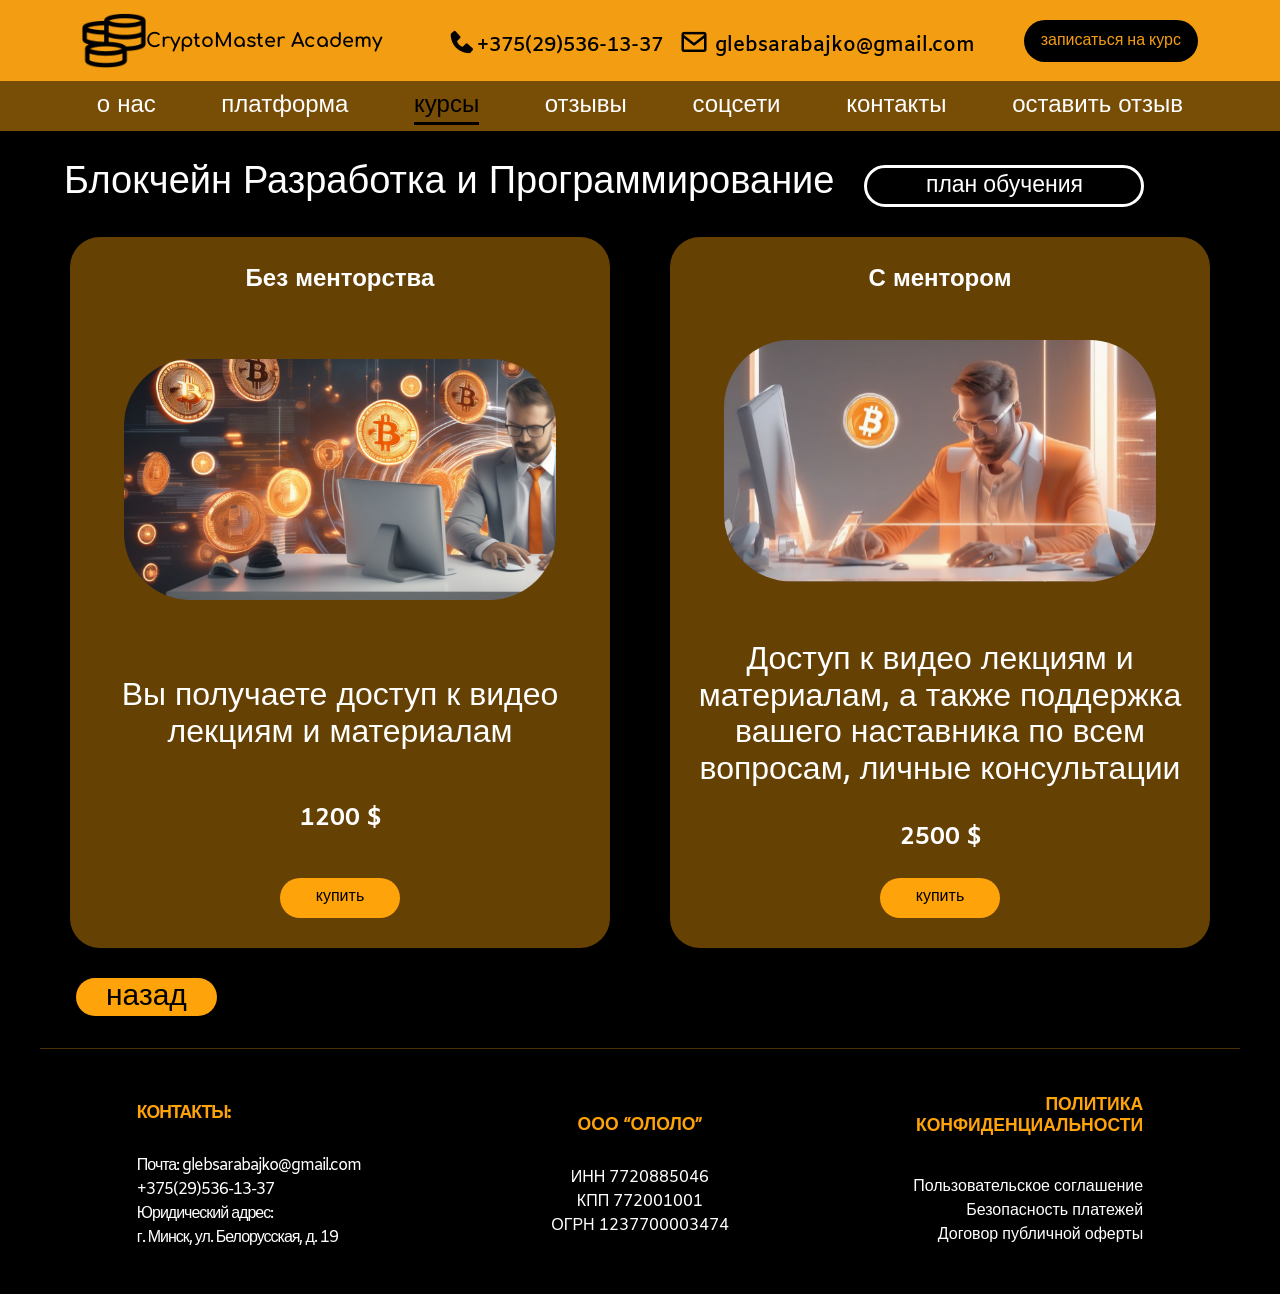
<file: pages/tarif_blockchange.html>
﻿<!DOCTYPE html>
<html lang="en">

<head>
  <meta charset="UTF-8">
  <meta name="viewport" content="width=device-width, initial-scale=1.0">
  <title>CryptoMaster Academy</title>
  <link rel="stylesheet" href="../css/main.css">
  <link rel="icon" href="../image/Crypto.png" type="image/x-icon">
  <link rel="stylesheet" href="../replace/bootstrap-replacement.css">
  <link href='https://unpkg.com/boxicons@2.1.4/css/boxicons.min.css' rel='stylesheet'>
</head>

<body>
  <nav class="navbar navbar-expand-lg ">
    <div class="container">
      <a class="navbar-brand" href="../index.html"><img src="../image/Vector.png" alt="image"> CryptoMaster Academy</a>
      <button class="navbar-toggler" type="button" data-bs-toggle="collapse" data-bs-target="#navbarSupportedContent"
        aria-controls="navbarSupportedContent" aria-expanded="false" aria-label="Toggle navigation">
        <span class="navbar-toggler-icon"></span>
      </button>
      <div class="collapse navbar-collapse" id="navbarSupportedContent">
        <ul class="navbar-nav m-auto mb-2 mb-lg-0">
          <li class="nav-item"><a class="nav-link link2" href="../index.html">о нас</a></li>
          <li class="nav-item"><a class="nav-link link2" href="./platforma.html">платформа</a></li>
          <li class="nav-item"><a class="nav-link link2" style="color: black !important; border-bottom: 3px solid black;padding-bottom: 0px;" href="./kurs.html">курсы</a></li>
          <li class="nav-item"><a class="nav-link link2" href="./carousel.html">отзывы</a></li>
          <li class="nav-item"><a class="nav-link link2" href="../index.html#contact">соцсети</a></li>
          <li class="nav-item"><a class="nav-link link2" href="./xarita.html">контакты</a></li>
          <li class="nav-item">
  <a class="nav-link link2" href="./form.html"> <i class='bx bx-message'></i>оставить отзыв</a>
</li>
          <li class="nav-item"><a class="nav-link" href="#"><i class='bx bxs-phone'></i>+375(29)536-13-37</a></li>
          <li class="nav-item"><a class="nav-link" href="#"><i class='bx bx-envelope'></i> glebsarabajko@gmail.com</a></li>
        </ul>
        <a href="./kurs.html" style="color: black !important; ">
          <form class="d-flex" role="search">
            <button class="btn navbar_btn" type="button">записаться на курс</button>
          </form>
        </a>
      </div>
    </div>
  </nav>

  <div class="navbar2">
    <ul>
      <li><a href="../index.html">о нас</a></li>
      <li><a href="./platforma.html">платформа</a></li>
      <li><a style="color: black !important; border-bottom: 3px solid black;padding-bottom: 0px;" href="./kurs.html">курсы</a></li>
      <li><a href="./carousel.html">отзывы</a></li>
      <li><a href="../index.html#contact">соцсети</a></li>
      <li><a href="./xarita.html">контакты</a></li>
      <li><a href="./form.html">оставить отзыв</a></li>
    </ul>
  </div>

  <h1 class="title_tarif">
    <div>Блокчейн Разработка и Программирование</div>
    <a href="./pla_blockchange.html"><button>план обучения</button></a>
  </h1>
  <main class="tarif">
    <div class="card22">
      <h2>Без менторства</h2>
      <img src="../image/image 10.png" alt="">
      <p>Вы получаете доступ к видео лекциям и материалам</p>
      <h2>1200 $</h2>
      <button data-bs-toggle="modal" data-bs-target="#OneCourse">купить</button>
    </div>
    <div class="card22">
      <h2>С ментором</h2>
      <img src="../image/image 11.svg" alt="">
      <p>Доступ к видео лекциям и материалам, а также поддержка вашего наставника по всем вопросам, личные консультации</p>
      <h2>2500 $</h2>
      <button data-bs-toggle="modal" data-bs-target="#TwoCourse">купить</button>
    </div>
  </main>
  <div class="button11">
    <a href="javascript:history.back()"><button>назад</button></a>
  </div>

  <footer>
    <ul class="footer_page">
      <li>Контакты:</li>
      <li><a href="#">Почта: glebsarabajko@gmail.com</a></li>
      <li><a href="#">+375(29)536-13-37</a></li>
      <li><a href="#">Юридический адрес:</a></li>
      <li><a href="#">г. Минск, ул. Белорусская, д. 19</a></li>
    </ul>
    <ul class="footer_link footer_link1">
      <li><a href="../Политика конфедициальности.docx">Политика конфиденциальности</a></li>
      <li><a href="../Пользовательское соглашение.docx">Пользовательское соглашение </a></li>
      <li><a href="../Безопасность платежей.pdf">Безопасность платежей</a></li>
      <li><a href="../Договор оферты.docx">Договор публичной оферты</a></li>
    </ul>
    <ul style="text-align: center;" class="footer_page2">
      <li>ООО “Ололо”</li>
      <li>ИНН 7720885046</li>
      <li>КПП 772001001</li>
      <li>ОГРН 1237700003474</li>
    </ul>
    <ul class="footer_link footer_link2">
      <li><a href="../Политика конфедициальности.docx">Политика конфиденциальности</a></li>
      <li><a href="../Пользовательское соглашение.docx">Пользовательское соглашение </a></li>
      <li><a href="../Безопасность платежей.pdf">Безопасность платежей</a></li>
      <li><a href="../Договор оферты.docx">Договор публичной оферты</a></li>
    </ul>
  </footer>

  <div class="modal fade" id="OneCourse" tabindex="-1" aria-labelledby="purchaseModalLabel" aria-hidden="true">
    <div class="modal-dialog modal-dialog-centered modal-lg">
      <div class="modal-content">
        <button class="close close-btn d-flex align-self-end" data-bs-dismiss="modal" aria-label="Close">
          <svg xmlns="http://www.w3.org/2000/svg" width="45" height="45" viewBox="0 0 45 45" fill="none">
            <path d="M12 35.625L9.375 33L19.875 22.5L9.375 12L12 9.375L22.5 19.875L33 9.375L35.625 12L25.125 22.5L35.625 33L33 35.625L22.5 25.125L12 35.625Z" fill="#555555" />
          </svg>
        </button>
        <div class="modal-body border-0">
          <h1 class="modal-title-choose">Без ментора</h1>
          <p class="modal-description">После оплаты с вами свяжется наш менеджер, поэтому важно правильно указать электронную почту !</p>
          <div class="modal-input">
            <label for="from">Электронная почта</label>
            <input type="email" class="form-control" id="from" name="from" required>
          </div>
          <span class="modal-price">1200 $</span>
          <button type="button" class="btn modal-btn mx-auto" id="send">Оформить</button>
        </div>
      </div>
    </div>
  </div>

  <div class="modal fade" id="TwoCourse" tabindex="-1" aria-labelledby="purchaseModalLabel" aria-hidden="true">
    <div class="modal-dialog modal-dialog-centered modal-lg">
      <div class="modal-content">
        <button class="close close-btn d-flex align-self-end" data-bs-dismiss="modal" aria-label="Close">
          <svg xmlns="http://www.w3.org/2000/svg" width="45" height="45" viewBox="0 0 45 45" fill="none">
            <path d="M12 35.625L9.375 33L19.875 22.5L9.375 12L12 9.375L22.5 19.875L33 9.375L35.625 12L25.125 22.5L35.625 33L33 35.625L22.5 25.125L12 35.625Z" fill="#555555" />
          </svg>
        </button>
        <div class="modal-body border-0">
          <h1 class="modal-title-choose">С ментором</h1>
          <p class="modal-description">После оплаты с вами свяжется наш менеджер, поэтому важно правильно указать электронную почту !</p>
          <div class="modal-input">
            <label for="from1">Электронная почта</label>
            <input type="email" class="form-control" id="from1" name="from1" required>
          </div>
          <span class="modal-price">2500 $</span>
          <button type="button" class="btn modal-btn mx-auto" id="send1">Оформить</button>
        </div>
      </div>
    </div>
  </div>

  <script src="../replace/bootstrap-replacement.js"></script>
<script src="../replace/bootstrap-replacement.js"></script>
<script>
  document.addEventListener("DOMContentLoaded", function () {
    const sendBtn = document.getElementById("send");
    const send1Btn = document.getElementById("send1");

    function closeModal(id) {
      const modal = document.getElementById(id);
      if (modal) {
        modal.classList.remove("show");
        modal.style.display = "none";
        document.body.style.overflow = "";
      }
    }

    if (sendBtn) {
      sendBtn.addEventListener("click", function () {
        alert("Оплата временно недоступна. Свяжитесь с нами для записи на курс.");
        closeModal("OneCourse");
      });
    }

    if (send1Btn) {
      send1Btn.addEventListener("click", function () {
        alert("Оплата временно недоступна. Свяжитесь с нами для записи на курс.");
        closeModal("TwoCourse");
      });
    }
  });
</script>

</body>

</html>
</file>
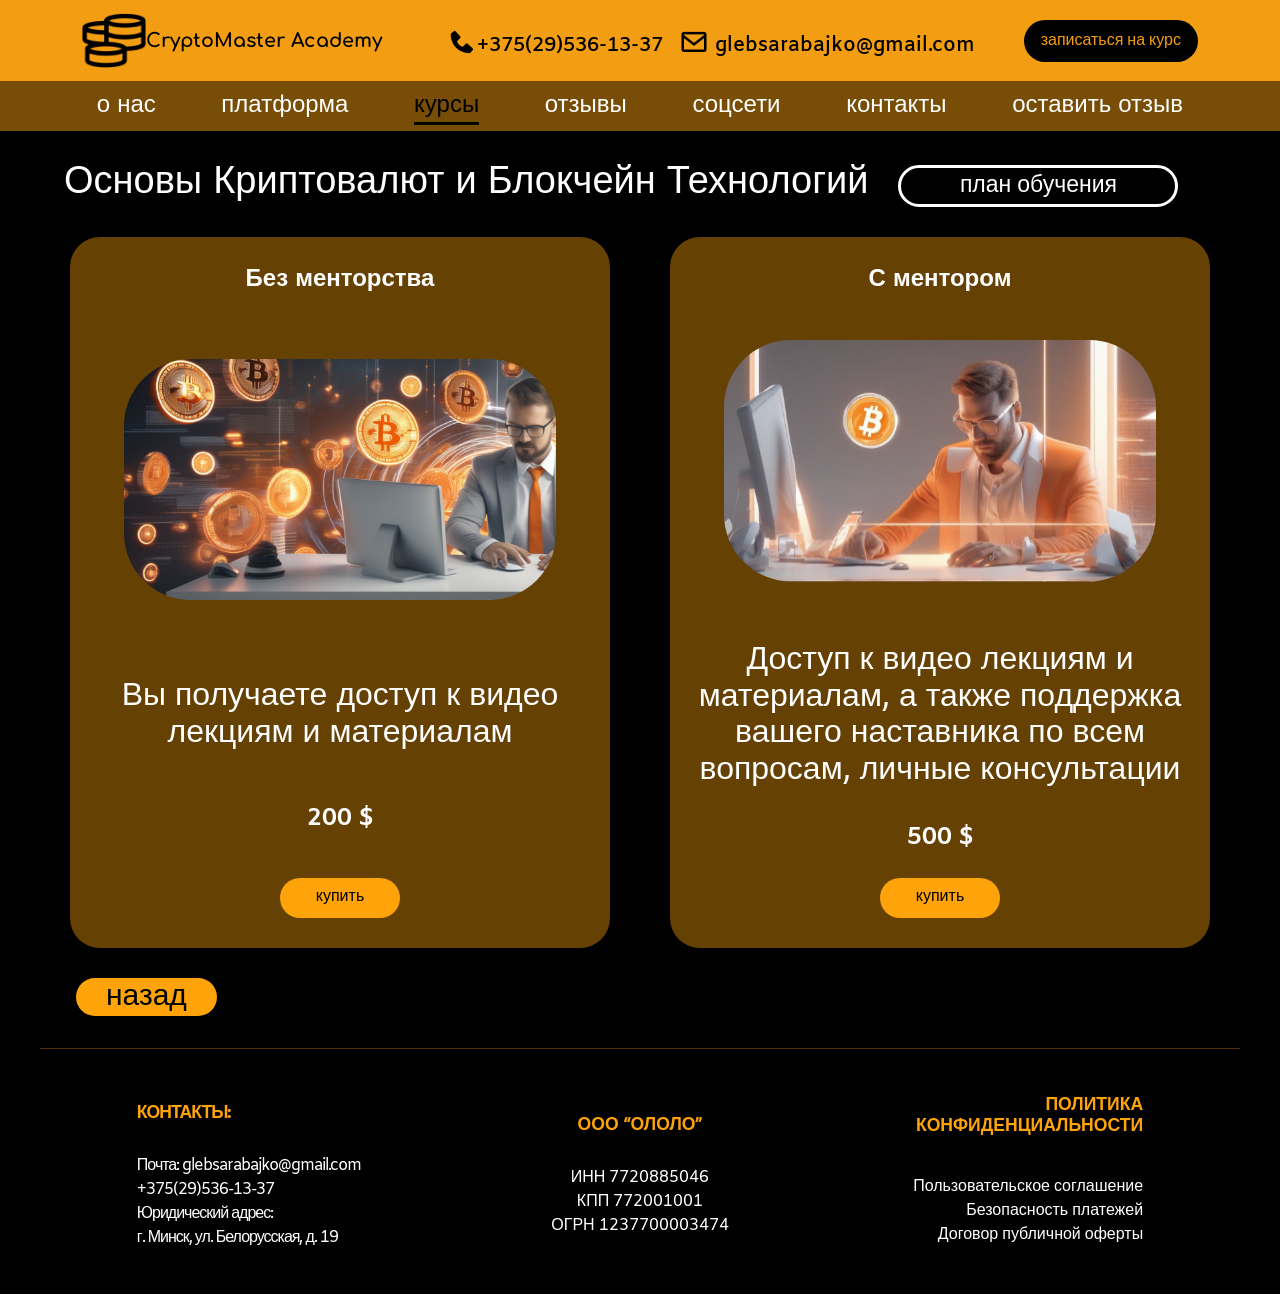
<file: pages/tarif_osnovnoy.html>
﻿<!DOCTYPE html>
<html lang="en">

<head>
  <meta charset="UTF-8">
  <meta name="viewport" content="width=device-width, initial-scale=1.0">
  <title>CryptoMaster Academy</title>
  <link rel="stylesheet" href="../css/main.css">
  <link rel="icon" href="../image/Crypto.png" type="image/x-icon">
  <link rel="stylesheet" href="../replace/bootstrap-replacement.css">
  <link href='https://unpkg.com/boxicons@2.1.4/css/boxicons.min.css' rel='stylesheet'>
</head>

<body>
  <nav class="navbar navbar-expand-lg ">
    <div class="container">
      <a class="navbar-brand" href="../index.html"><img src="../image/Vector.png" alt="image"> CryptoMaster Academy</a>
      <button class="navbar-toggler" type="button" data-bs-toggle="collapse" data-bs-target="#navbarSupportedContent"
        aria-controls="navbarSupportedContent" aria-expanded="false" aria-label="Toggle navigation">
        <span class="navbar-toggler-icon"></span>
      </button>
      <div class="collapse navbar-collapse" id="navbarSupportedContent">
        <ul class="navbar-nav m-auto mb-2 mb-lg-0">
          <li class="nav-item"><a class="nav-link link2" href="../index.html">о нас</a></li>
          <li class="nav-item"><a class="nav-link link2" href="./platforma.html">платформа</a></li>
          <li class="nav-item"><a class="nav-link link2" style="color: black !important; border-bottom: 3px solid black;padding-bottom: 0px;" href="./kurs.html">курсы</a></li>
          <li class="nav-item"><a class="nav-link link2" href="./carousel.html">отзывы</a></li>
          <li class="nav-item"><a class="nav-link link2" href="../index.html#contact">соцсети</a></li>
          <li class="nav-item"><a class="nav-link link2" href="./xarita.html">контакты</a></li>
          <li class="nav-item">
  <a class="nav-link link2" href="./form.html"> <i class='bx bx-message'></i>оставить отзыв</a>
</li>
          <li class="nav-item"><a class="nav-link" href="#"><i class='bx bxs-phone'></i>+375(29)536-13-37</a></li>
          <li class="nav-item"><a class="nav-link" href="#"><i class='bx bx-envelope'></i> glebsarabajko@gmail.com</a></li>
        </ul>
        <a href="./kurs.html" style="color: black !important; ">
          <form class="d-flex" role="search">
            <button class="btn navbar_btn" type="button">записаться на курс</button>
          </form>
        </a>
      </div>
    </div>
  </nav>
  <div class="navbar2">
    <ul>
      <li><a href="../index.html">о нас</a></li>
      <li><a href="./platforma.html">платформа</a></li>
      <li><a style="color: black !important; border-bottom: 3px solid black;padding-bottom: 0px;" href="./kurs.html">курсы</a></li>
      <li><a href="./carousel.html">отзывы</a></li>
      <li><a href="../index.html#contact">соцсети</a></li>
      <li><a href="./xarita.html">контакты</a></li>
      <li><a href="./form.html">оставить отзыв</a></li>
    </ul>
  </div>
  <h1 class="title_tarif">
    <div>Основы Криптовалют и Блокчейн Технологий </div>
    <a href="./pla_osnovnoy.html"><button>план обучения</button></a>
  </h1>
  <main class="tarif">
    <div class="card22">
      <h2>Без менторства</h2>
      <img src="../image/image 10.png" alt="">
      <p>Вы получаете доступ к видео лекциям и материалам</p>
      <h2>200 $</h2>
      <button data-bs-toggle="modal" data-bs-target="#OneCourse">купить</button>
    </div>
    <div class="card22">
      <h2>С ментором</h2>
      <img src="../image/image 11.svg" alt="">
      <p>Доступ к видео лекциям и материалам, а также поддержка вашего наставника по всем вопросам, личные консультации</p>
      <h2>500 $</h2>
      <button data-bs-toggle="modal" data-bs-target="#TwoCourse">купить</button>
    </div>
  </main>
  <div class="button11">
    <a href="javascript:history.back()"><button>назад</button></a>
  </div>

  <footer>
    <ul class="footer_page">
      <li>Контакты:</li>
      <li><a href="#">Почта: glebsarabajko@gmail.com</a></li>
      <li><a href="#">+375(29)536-13-37</a></li>
      <li><a href="#">Юридический адрес:</a></li>
      <li><a href="#">г. Минск, ул. Белорусская, д. 19</a></li>
    </ul>
    <ul class="footer_link footer_link1">
      <li><a href="../Политика конфедициальности.docx">Политика конфиденциальности</a></li>
      <li><a href="../Пользовательское соглашение.docx">Пользовательское соглашение </a></li>
      <li><a href="../Безопасность платежей.pdf">Безопасность платежей</a></li>
      <li><a href="../Договор оферты.docx">Договор публичной оферты</a></li>
    </ul>
    <ul style="text-align: center;" class="footer_page2">
      <li>ООО “Ололо”</li>
      <li>ИНН 7720885046</li>
      <li>КПП 772001001</li>
      <li>ОГРН 1237700003474</li>
    </ul>
    <ul class="footer_link footer_link2">
      <li><a href="../Политика конфедициальности.docx">Политика конфиденциальности</a></li>
      <li><a href="../Пользовательское соглашение.docx">Пользовательское соглашение </a></li>
      <li><a href="../Безопасность платежей.pdf">Безопасность платежей</a></li>
      <li><a href="../Договор оферты.docx">Договор публичной оферты</a></li>
    </ul>
  </footer>

  <div class="modal fade" id="OneCourse" tabindex="-1" aria-labelledby="purchaseModalLabel" aria-hidden="true">
    <div class="modal-dialog modal-dialog-centered modal-lg">
      <div class="modal-content">
        <button class="close close-btn d-flex align-self-end" data-bs-dismiss="modal" aria-label="Close">
          <svg xmlns="http://www.w3.org/2000/svg" width="45" height="45" viewBox="0 0 45 45" fill="none">
            <path d="M12 35.625L9.375 33L19.875 22.5L9.375 12L12 9.375L22.5 19.875L33 9.375L35.625 12L25.125 22.5L35.625 33L33 35.625L22.5 25.125L12 35.625Z" fill="#555555" />
          </svg>
        </button>
        <div class="modal-body border-0">
          <h1 class="modal-title-choose">Без ментора</h1>
          <p class="modal-description">После оплаты с вами свяжется наш менеджер, поэтому важно правильно указать электронную почту !</p>
          <div class="modal-input">
            <label for="from">Электронная почта</label>
            <input type="email" class="form-control" id="from" name="from" required>
          </div>
          <span class="modal-price">200 $</span>
          <button type="button" class="btn modal-btn mx-auto" id="send">Оформить</button>
        </div>
      </div>
    </div>
  </div>

  <div class="modal fade" id="TwoCourse" tabindex="-1" aria-labelledby="purchaseModalLabel" aria-hidden="true">
    <div class="modal-dialog modal-dialog-centered modal-lg">
      <div class="modal-content">
        <button class="close close-btn d-flex align-self-end" data-bs-dismiss="modal" aria-label="Close">
          <svg xmlns="http://www.w3.org/2000/svg" width="45" height="45" viewBox="0 0 45 45" fill="none">
            <path d="M12 35.625L9.375 33L19.875 22.5L9.375 12L12 9.375L22.5 19.875L33 9.375L35.625 12L25.125 22.5L35.625 33L33 35.625L22.5 25.125L12 35.625Z" fill="#555555" />
          </svg>
        </button>
        <div class="modal-body border-0">
          <h1 class="modal-title-choose">С ментором</h1>
          <p class="modal-description">После оплаты с вами свяжется наш менеджер, поэтому важно правильно указать электронную почту !</p>
          <div class="modal-input">
            <label for="from1">Электронная почта</label>
            <input type="email" class="form-control" id="from1" name="from1" required>
          </div>
          <span class="modal-price">500 $</span>
          <button type="button" class="btn modal-btn mx-auto" id="send1">Оформить</button>
        </div>
      </div>
    </div>
  </div>

  <script src="../replace/bootstrap-replacement.js"></script>
  <script src="../replace/bootstrap-replacement.js"></script>
<script>
  document.addEventListener("DOMContentLoaded", function () {
    const sendBtn = document.getElementById("send");
    const send1Btn = document.getElementById("send1");

    function closeModal(id) {
      const modal = document.getElementById(id);
      if (modal) {
        modal.classList.remove("show");
        modal.style.display = "none";
        document.body.style.overflow = "";
      }
    }

    if (sendBtn) {
      sendBtn.addEventListener("click", function () {
        alert("Оплата временно недоступна. Свяжитесь с нами для записи на курс.");
        closeModal("OneCourse");
      });
    }

    if (send1Btn) {
      send1Btn.addEventListener("click", function () {
        alert("Оплата временно недоступна. Свяжитесь с нами для записи на курс.");
        closeModal("TwoCourse");
      });
    }
  });
</script>

</body>

</html>
</file>
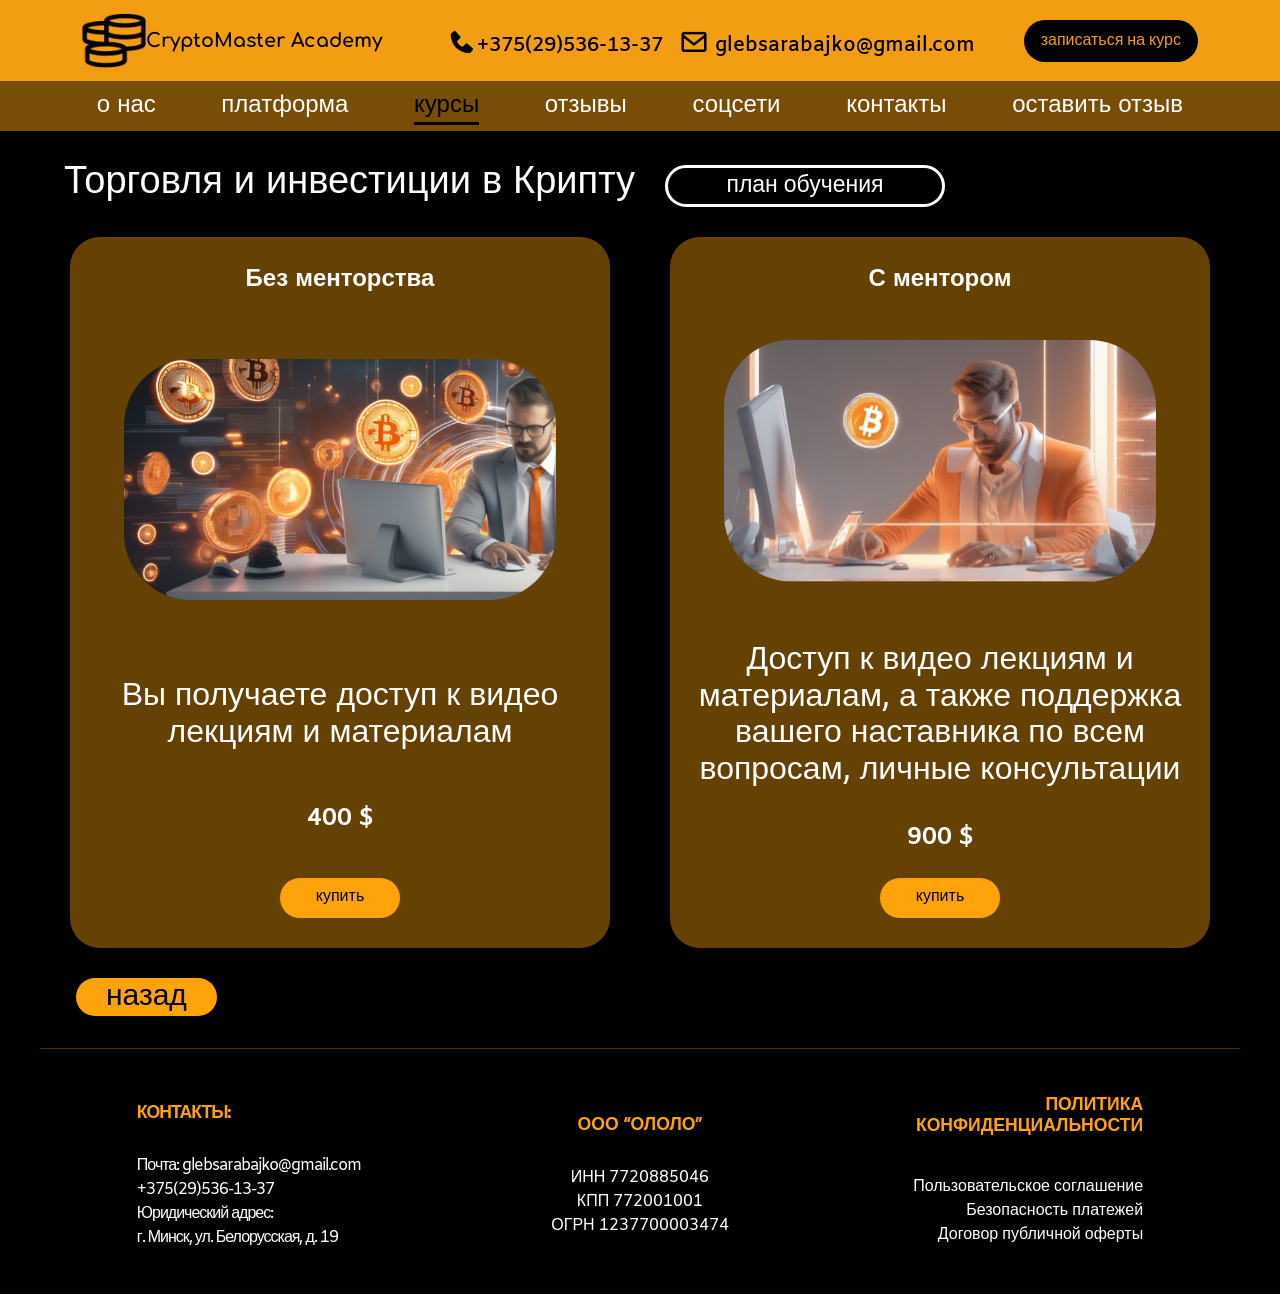
<file: pages/tarif_targovaya.html>
﻿<!DOCTYPE html>
<html lang="en">

<head>
  <meta charset="UTF-8">
  <meta name="viewport" content="width=device-width, initial-scale=1.0">
  <title>CryptoMaster Academy</title>
  <link rel="stylesheet" href="../css/main.css">
  <link rel="icon" href="../image/Crypto.png" type="image/x-icon">
  <link rel="stylesheet" href="../replace/bootstrap-replacement.css">
  <link href='https://unpkg.com/boxicons@2.1.4/css/boxicons.min.css' rel='stylesheet'>
</head>

<body>
  <nav class="navbar navbar-expand-lg ">
    <div class="container">
      <a class="navbar-brand" href="../index.html"><img src="../image/Vector.png" alt="image"> CryptoMaster Academy</a>
      <button class="navbar-toggler" type="button" data-bs-toggle="collapse" data-bs-target="#navbarSupportedContent"
        aria-controls="navbarSupportedContent" aria-expanded="false" aria-label="Toggle navigation">
        <span class="navbar-toggler-icon"></span>
      </button>
      <div class="collapse navbar-collapse" id="navbarSupportedContent">
        <ul class="navbar-nav m-auto mb-2 mb-lg-0">
          <li class="nav-item"><a class="nav-link link2" href="../index.html">о нас</a></li>
          <li class="nav-item"><a class="nav-link link2" href="./platforma.html">платформа</a></li>
          <li class="nav-item"><a class="nav-link link2" style="color: black !important; border-bottom: 3px solid black;padding-bottom: 0px;" href="./kurs.html">курсы</a></li>
          <li class="nav-item"><a class="nav-link link2" href="./carousel.html">отзывы</a></li>
          <li class="nav-item"><a class="nav-link link2" href="../index.html#contact">соцсети</a></li>
          <li class="nav-item"><a class="nav-link link2" href="./xarita.html">контакты</a></li>
          <li class="nav-item">
  <a class="nav-link link2" href="./form.html"> <i class='bx bx-message'></i>оставить отзыв</a>
</li>
          <li class="nav-item"><a class="nav-link" href="#"><i class='bx bxs-phone'></i>+375(29)536-13-37</a></li>
          <li class="nav-item"><a class="nav-link" href="#"><i class='bx bx-envelope'></i> glebsarabajko@gmail.com</a></li>
        </ul>
        <a href="./kurs.html" style="color: black !important; ">
          <form class="d-flex" role="search">
            <button class="btn navbar_btn" type="button">записаться на курс</button>
          </form>
        </a>
      </div>
    </div>
  </nav>

  <div class="navbar2">
    <ul>
      <li><a href="../index.html">о нас</a></li>
      <li><a href="./platforma.html">платформа</a></li>
      <li><a style="color: black !important; border-bottom: 3px solid black;padding-bottom: 0px;" href="./kurs.html">курсы</a></li>
      <li><a href="./carousel.html">отзывы</a></li>
      <li><a href="../index.html#contact">соцсети</a></li>
      <li><a href="./xarita.html">контакты</a></li>
      <li><a href="./form.html">оставить отзыв</a></li>
    </ul>
  </div>

  <h1 class="title_tarif">
    <div>Торговля и инвестиции в Крипту</div>
    <a href="./pla_targovaya.html"><button>план обучения</button></a>
  </h1>
  <main class="tarif">
    <div class="card22">
      <h2>Без менторства</h2>
      <img src="../image/image 10.png" alt="">
      <p>Вы получаете доступ к видео лекциям и материалам</p>
      <h2>400 $</h2>
      <button data-bs-toggle="modal" data-bs-target="#OneCourse">купить</button>
    </div>
    <div class="card22">
      <h2>С ментором</h2>
      <img src="../image/image 11.svg" alt="">
      <p>Доступ к видео лекциям и материалам, а также поддержка вашего наставника по всем вопросам, личные консультации</p>
      <h2>900 $</h2>
      <button data-bs-toggle="modal" data-bs-target="#TwoCourse">купить</button>
    </div>
  </main>
  <div class="button11">
    <a href="javascript:history.back()"><button>назад</button></a>
  </div>

  <footer>
    <ul class="footer_page">
      <li>Контакты:</li>
      <li><a href="#">Почта: glebsarabajko@gmail.com</a></li>
      <li><a href="#">+375(29)536-13-37</a></li>
      <li><a href="#">Юридический адрес:</a></li>
      <li><a href="#">г. Минск, ул. Белорусская, д. 19</a></li>
    </ul>
    <ul class="footer_link footer_link1">
      <li><a href="../Политика конфедициальности.docx">Политика конфиденциальности</a></li>
      <li><a href="../Пользовательское соглашение.docx">Пользовательское соглашение </a></li>
      <li><a href="../Безопасность платежей.pdf">Безопасность платежей</a></li>
      <li><a href="../Договор оферты.docx">Договор публичной оферты</a></li>
    </ul>
    <ul style="text-align: center;" class="footer_page2">
      <li>ООО “Ололо”</li>
      <li>ИНН 7720885046</li>
      <li>КПП 772001001</li>
      <li>ОГРН 1237700003474</li>
    </ul>
    <ul class="footer_link footer_link2">
      <li><a href="../Политика конфедициальности.docx">Политика конфиденциальности</a></li>
      <li><a href="../Пользовательское соглашение.docx">Пользовательское соглашение </a></li>
      <li><a href="../Безопасность платежей.pdf">Безопасность платежей</a></li>
      <li><a href="../Договор оферты.docx">Договор публичной оферты</a></li>
    </ul>
  </footer>

  <div class="modal fade" id="OneCourse" tabindex="-1" aria-labelledby="purchaseModalLabel" aria-hidden="true">
    <div class="modal-dialog modal-dialog-centered modal-lg">
      <div class="modal-content">
        <button class="close close-btn d-flex align-self-end" data-bs-dismiss="modal" aria-label="Close">
          <svg xmlns="http://www.w3.org/2000/svg" width="45" height="45" viewBox="0 0 45 45" fill="none">
            <path d="M12 35.625L9.375 33L19.875 22.5L9.375 12L12 9.375L22.5 19.875L33 9.375L35.625 12L25.125 22.5L35.625 33L33 35.625L22.5 25.125L12 35.625Z" fill="#555555" />
          </svg>
        </button>
        <div class="modal-body border-0">
          <h1 class="modal-title-choose">Без ментора</h1>
          <p class="modal-description">После оплаты с вами свяжется наш менеджер, поэтому важно правильно указать электронную почту !</p>
          <div class="modal-input">
            <label for="from">Электронная почта</label>
            <input type="email" class="form-control" id="from" name="from" required>
          </div>
          <span class="modal-price">400 $</span>
          <button type="button" class="btn modal-btn mx-auto" id="send">Оформить</button>
        </div>
      </div>
    </div>
  </div>

  <div class="modal fade" id="TwoCourse" tabindex="-1" aria-labelledby="purchaseModalLabel" aria-hidden="true">
    <div class="modal-dialog modal-dialog-centered modal-lg">
      <div class="modal-content">
        <button class="close close-btn d-flex align-self-end" data-bs-dismiss="modal" aria-label="Close">
          <svg xmlns="http://www.w3.org/2000/svg" width="45" height="45" viewBox="0 0 45 45" fill="none">
            <path d="M12 35.625L9.375 33L19.875 22.5L9.375 12L12 9.375L22.5 19.875L33 9.375L35.625 12L25.125 22.5L35.625 33L33 35.625L22.5 25.125L12 35.625Z" fill="#555555" />
          </svg>
        </button>
        <div class="modal-body border-0">
          <h1 class="modal-title-choose">С ментором</h1>
          <p class="modal-description">После оплаты с вами свяжется наш менеджер, поэтому важно правильно указать электронную почту !</p>
          <div class="modal-input">
            <label for="from1">Электронная почта</label>
            <input type="email" class="form-control" id="from1" name="from1" required>
          </div>
          <span class="modal-price">900 $</span>
          <button type="button" class="btn modal-btn mx-auto" id="send1">Оформить</button>
        </div>
      </div>
    </div>
  </div>

  <script src="../replace/bootstrap-replacement.js"></script>
<script src="../replace/bootstrap-replacement.js"></script>
<script>
  document.addEventListener("DOMContentLoaded", function () {
    const sendBtn = document.getElementById("send");
    const send1Btn = document.getElementById("send1");

    function closeModal(id) {
      const modal = document.getElementById(id);
      if (modal) {
        modal.classList.remove("show");
        modal.style.display = "none";
        document.body.style.overflow = "";
      }
    }

    if (sendBtn) {
      sendBtn.addEventListener("click", function () {
        alert("Оплата временно недоступна. Свяжитесь с нами для записи на курс.");
        closeModal("OneCourse");
      });
    }

    if (send1Btn) {
      send1Btn.addEventListener("click", function () {
        alert("Оплата временно недоступна. Свяжитесь с нами для записи на курс.");
        closeModal("TwoCourse");
      });
    }
  });
</script>

</body>

</html>
</file>
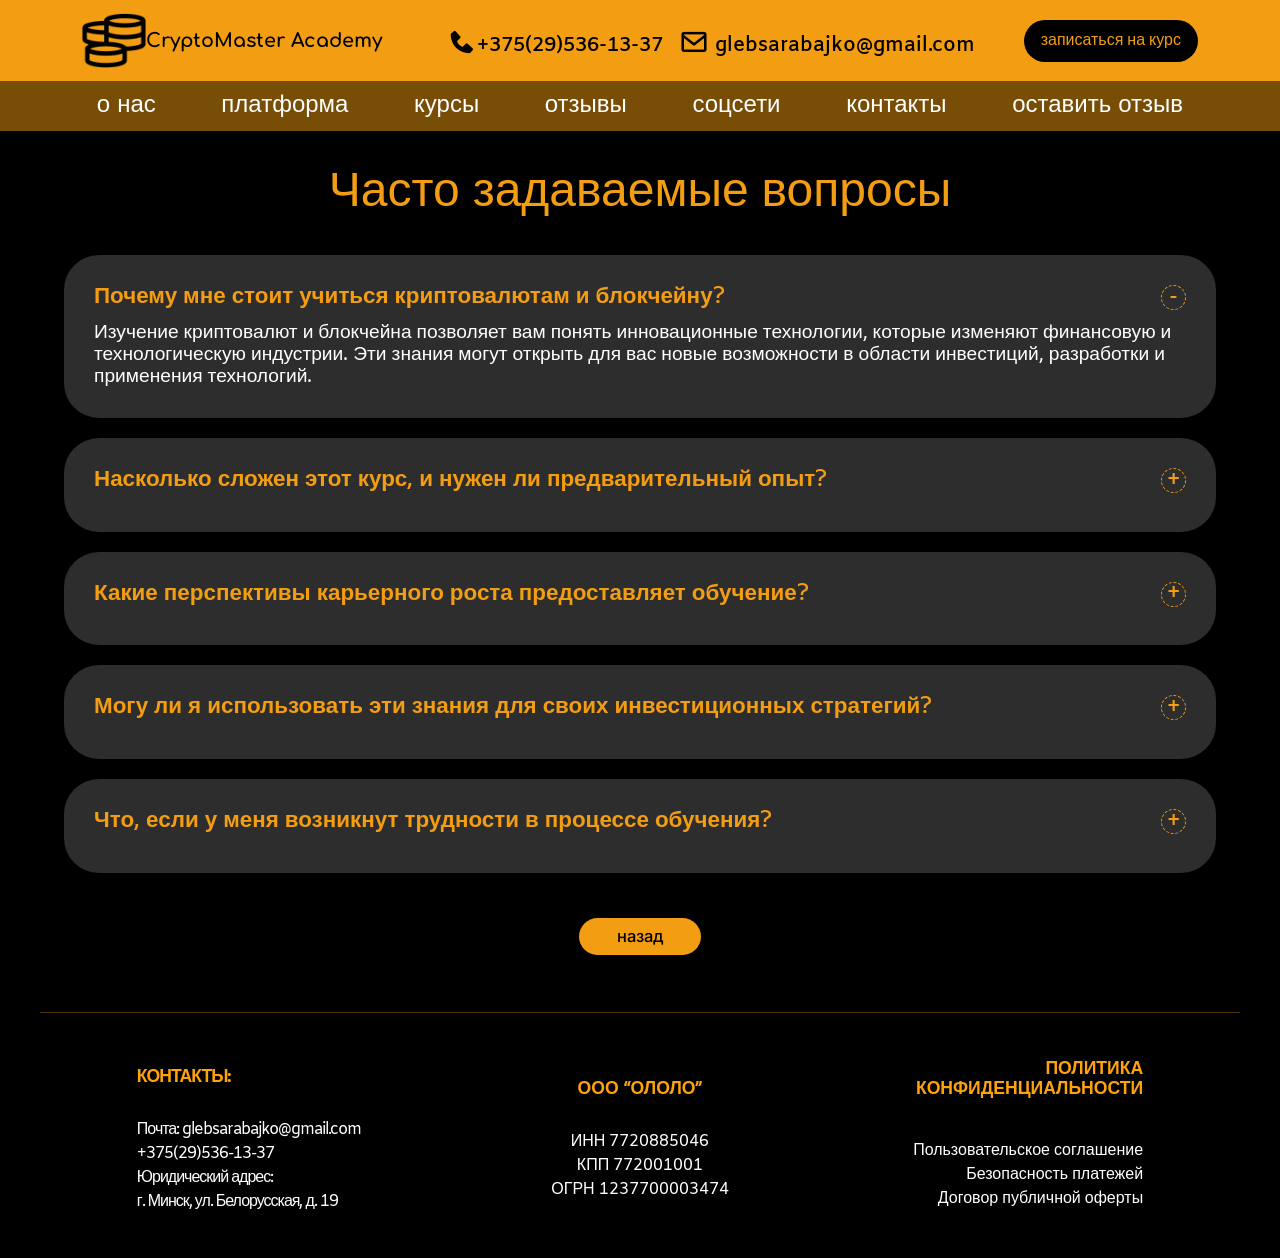
<file: pages/vapros.html>
﻿<!DOCTYPE html>
<html lang="en">

<head>
  <meta charset="UTF-8">
  <meta name="viewport" content="width=device-width, initial-scale=1.0">
  <title>CryptoMaster Academy</title>
  <link rel="stylesheet" href="../css/main.css">
  <link rel="stylesheet" href="../replace/bootstrap-replacement.css">
  <link href='https://unpkg.com/boxicons@2.1.4/css/boxicons.min.css' rel='stylesheet'>
    <link rel="icon" href="../image/Crypto.png" type="image/x-icon">

</head>

<body>
  <nav class="navbar navbar-expand-lg ">
    <div class="container">
      <a class="navbar-brand" href="../index.html"><img src="../image/Vector.png" alt="image"> CryptoMaster Academy</a>
      <button class="navbar-toggler" type="button" data-bs-toggle="collapse" data-bs-target="#navbarSupportedContent"
        aria-controls="navbarSupportedContent" aria-expanded="false" aria-label="Toggle navigation">
        <span class="navbar-toggler-icon"></span>
      </button>
      <div class="collapse navbar-collapse" id="navbarSupportedContent">
        <ul class="navbar-nav m-auto mb-2 mb-lg-0">

          <li class="nav-item">
            <a class="nav-link link2" href="../index.html">о нас</a>
          </li>
          <li class="nav-item">
            <a class="nav-link link2" href="./platforma.html">платформа</a>
          </li>
          <li class="nav-item">
            <a class="nav-link link2">курсы</a>
          </li>
          <li class="nav-item">
            <a class="nav-link link2" href="./carousel.html">отзывы</a>
          </li>
          <li class="nav-item">
            <a class="nav-link link2" href="../index.html#contact">соцсети </a>
          </li>
          <li class="nav-item">
            <a class="nav-link link2" href="./xarita.html">контакты</a>
          </li>
          <li class="nav-item">
  <a class="nav-link link2" href="./form.html"> <i class='bx bx-message'></i>оставить отзыв</a>
</li>
          <li class="nav-item">
            <a class="nav-link" href="#"> <i class='bx bxs-phone'></i>+375(29)536-13-37</a>
          </li>
          <li class="nav-item">
            <a class="nav-link" href="#"><i class='bx bx-envelope'></i> glebsarabajko@gmail.com</a>
          </li>
        </ul>
        <a href="./kurs.html" style="color: black !important; ">
          <form class="d-flex" role="search">
            <button class="btn navbar_btn" type="button">записаться на курс</button>
          </form>
        </a>
      </div>
    </div>
  </nav>
  <div class="navbar2">
    <ul>
      <li><a href="../index.html">о нас</a></li>
      <li><a href="./platforma.html">платформа</a></li>
      <li><a href="./kurs.html">курсы</a></li>
      <li><a href="./carousel.html">отзывы</a></li>
      <li><a href="../index.html#contact">соцсети</a></li>
      <li><a href="./xarita.html">контакты</a></li>
      <li><a href="./form.html">оставить отзыв</a></li>
    </ul>
  </div>
  <main class="vopros">
    <h2>Часто задаваемые вопросы </h2>
    <div class="vapros_result" style="width: 100%;">
    </div>
  </main>
  <center><a href="javascript:history.back()"><button class="button-worring">назад</button></a></center>

  <footer>
    <ul class="footer_page">
      <li>Контакты:</li>
      <li><a href="#">Почта: glebsarabajko@gmail.com</a></li>
      <li><a href="#">+375(29)536-13-37</a></li>
      <li><a href="#">Юридический адрес:</a></li>
      <li><a href="#">г. Минск, ул. Белорусская, д. 19</a></li>
    </ul>
    <ul class="footer_link footer_link1">
      <li><a href="../Политика конфедициальности.docx">Политика конфиденциальности</a></li>
      <li><a href="../Пользовательское соглашение.docx">Пользовательское соглашение </a></li>
      <li><a href="../Безопасность платежей.pdf">Безопасность платежей</a></li>
      <li><a href="../Договор оферты.docx">Договор публичной оферты</a></li>
    </ul>
    <ul style="text-align: center;" class="footer_page2">
      <li>ООО “Ололо”</li>
      <li>ИНН 7720885046
      </li>
      <li>КПП 772001001</li>
      <li>ОГРН 1237700003474 </li>
    </ul>
    <ul class="footer_link footer_link2">
      <li><a href="../Политика конфедициальности.docx">Политика конфиденциальности</a></li>
      <li><a href="../Пользовательское соглашение.docx">Пользовательское соглашение </a></li>
      <li><a href="../Безопасность платежей.pdf">Безопасность платежей</a></li>
      <li><a href="../Договор оферты.docx">Договор публичной оферты</a></li>
    </ul>
  </footer>

<script>
  document.addEventListener('DOMContentLoaded', function() {
    fetch('../data/faq.xml')
        .then(response => response.text())
        .then(xmlString => {
            const parser = new DOMParser();
            const xmlDoc = parser.parseFromString(xmlString, 'text/xml');
            const items = xmlDoc.getElementsByTagName('item');
            
            const container = document.querySelector('.vapros_result');
            container.innerHTML = '';
            
            // Преобразуем коллекцию в массив объектов с полем open
            let faqItems = [];
            for (let i = 0; i < items.length; i++) {
                const question = items[i].getElementsByTagName('question')[0].textContent;
                const answer = items[i].getElementsByTagName('answer')[0].textContent;
                faqItems.push({
                    question: question,
                    answer: answer,
                    open: (i === 0) // первый вопрос открыт по умолчанию
                });
            }
            
            // Функция отрисовки аккордеона
            function renderFaq() {
                container.innerHTML = '';
                faqItems.forEach((item, idx) => {
                    const div = document.createElement('div');
                    div.className = 'vopros_p';
                    div.setAttribute('data-index', idx);
                    div.innerHTML = `
                        <h3>${item.question} <div class="accorimg"><span class="faq-toggle-symbol">${item.open ? '-' : '+'}</span></div></h3>
                        ${item.open ? `<p class="acor">${item.answer}</p>` : ''}
                    `;
                    container.appendChild(div);
                });
                

                document.querySelectorAll('.vopros_p').forEach(div => {
                    div.addEventListener('click', (e) => {
                        e.stopPropagation();
                        const index = parseInt(div.getAttribute('data-index'));
                        faqItems[index].open = !faqItems[index].open;
                        renderFaq(); 
                    });
                });
            }
            
            renderFaq();
        })
        .catch(error => {
            console.error('Ошибка загрузки XML:', error);
            document.querySelector('.vapros_result').innerHTML = '<p style="color: red; text-align: center;">Не удалось загрузить вопросы. Пожалуйста, обновите страницу.</p>';
        });
});
</script>
  <script src="../replace/bootstrap-replacement.js"></script>
</body>

</html>
</file>
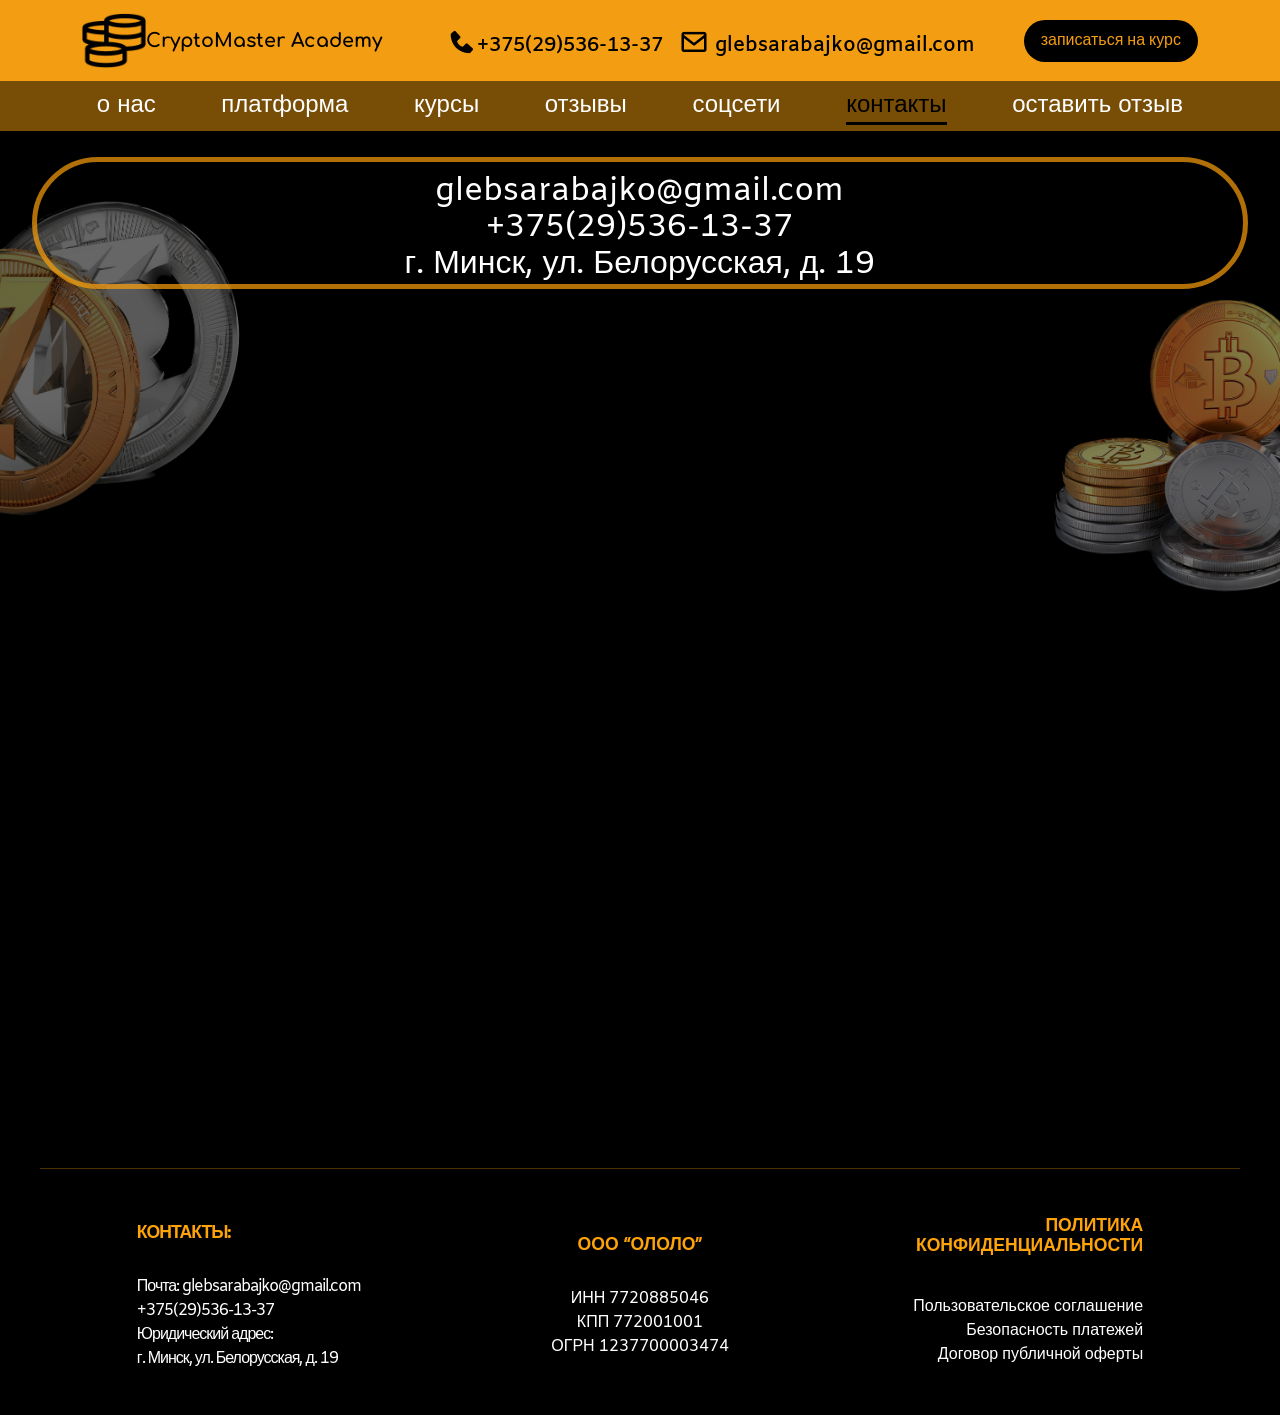
<file: pages/xarita.html>
﻿<!DOCTYPE html>
<html lang="en">

<head>
  <meta charset="UTF-8">
  <meta name="viewport" content="width=device-width, initial-scale=1.0">
  <title>CryptoMaster Academy</title>
  <link rel="stylesheet" href="../css/main.css">

  <link rel="stylesheet" href="../replace/bootstrap-replacement.css">
  <link href='https://unpkg.com/boxicons@2.1.4/css/boxicons.min.css' rel='stylesheet'>
    <link rel="icon" href="../image/Crypto.png" type="image/x-icon">

</head>

<body>
  <nav class="navbar navbar-expand-lg ">
    <div class="container">
      <a class="navbar-brand" href="../index.html"><img src="../image/Vector.png" alt="image"> CryptoMaster Academy</a>
      <button class="navbar-toggler" type="button" data-bs-toggle="collapse" data-bs-target="#navbarSupportedContent"
        aria-controls="navbarSupportedContent" aria-expanded="false" aria-label="Toggle navigation">
        <span class="navbar-toggler-icon"></span>
      </button>
      <div class="collapse navbar-collapse" id="navbarSupportedContent">
        <ul class="navbar-nav m-auto mb-2 mb-lg-0">

          <li class="nav-item">
            <a class="nav-link link2" href="../index.html">о нас</a>
          </li>
          <li class="nav-item">
            <a class="nav-link link2" href="./platforma.html">платформа</a>
          </li>
          <li class="nav-item">
            <a class="nav-link link2" href="./kurs.html">курсы</a>
          </li>
          <li class="nav-item">
            <a class="nav-link link2" href="./carousel.html">отзывы</a>
          </li>
          <li class="nav-item">
            <a class="nav-link link2" href="../index.html#contact">соцсети </a>
          </li>
          <li class="nav-item">
            <a class="nav-link link2"
              style="color: black !important; border-bottom: 3px solid black;padding-bottom: 0px;"
              href="./xarita.html">контакты</a>
              <li class="nav-item">
  <a class="nav-link link2" href="./form.html"> <i class='bx bx-message'></i>оставить отзыв</a>
</li>
          </li>
          <li class="nav-item">
            <a class="nav-link" href="#"> <i class='bx bxs-phone'></i>+375(29)536-13-37</a>
          </li>
          <li class="nav-item">
            <a class="nav-link" href="#"><i class='bx bx-envelope'></i> glebsarabajko@gmail.com</a>
          </li>
        </ul>
        <a href="./kurs.html" style="color: black !important; ">
          <form class="d-flex" role="search">
            <button class="btn navbar_btn" type="button">записаться на курс</button>
          </form>
        </a>
      </div>
    </div>
  </nav>
  <div class="navbar2">
    <ul>
      <li><a href="../index.html">о нас</a></li>
      <li><a href="./platforma.html">платформа</a></li>
      <li><a href="./kurs.html">курсы</a></li>
      <li><a href="./carousel.html">отзывы</a></li>
      <li><a href="../index.html#contact">соцсети</a></li>
      <li><a style="color: black !important; border-bottom: 3px solid black;padding-bottom: 0px;"
          href="./xarita.html">контакты</a></li>
          <li><a href="./form.html">оставить отзыв</a></li>
    </ul>
  </div>
  <img src="../image/image 8 (2).png" class="left_img" alt="">
  <img src="../image/image 8 (3).png" class="right_img" alt="">
  <main class="contact-page-main">
    <center>
      <div class="murojat">
        <p>glebsarabajko@gmail.com <br>
          +375(29)536-13-37<br>
          г. Минск, ул. Белорусская, д. 19
        </p>
      </div>
<iframe
  src="https://www.google.com/maps/embed?pb=!1m18!1m12!1m3!1d2350.722209959182!2d27.559787!3d53.902498!2m3!1f0!2f0!3f0!3m2!1i1024!2i768!4f13.1!3m3!1m2!1s0x46dbcfb6b2b9b5b5%3A0x4b2b2b2b2b2b2b2b!2z0YPQuy4g0JHQtdC70L7RgNGD0YHRgdC60LDRjywgMTksINCc0LjQvdGB0Lo!5e0!3m2!1sru!2sby!4v1234567890"
  width="600" height="450" style="border:0;" allowfullscreen="" loading="lazy"></iframe>
    </center>
  </main>

  <footer>
    <ul class="footer_page">
      <li>Контакты:</li>
      <li><a href="#">Почта: glebsarabajko@gmail.com</a></li>
      <li><a href="#">+375(29)536-13-37</a></li>
      <li><a href="#">Юридический адрес:</a></li>
      <li><a href="#">г. Минск, ул. Белорусская, д. 19</a></li>
    </ul>
    <ul class="footer_link footer_link1">
      <li><a href="../Политика конфедициальности.docx">Политика конфиденциальности</a></li>
      <li><a href="../Пользовательское соглашение.docx">Пользовательское соглашение </a></li>
      <li><a href="../Безопасность платежей.pdf">Безопасность платежей</a></li>
      <li><a href="../Договор оферты.docx">Договор публичной оферты</a></li>
    </ul>
    <ul style="text-align: center;" class="footer_page2">
      <li>ООО “Ололо”</li>
      <li>ИНН 7720885046
      </li>
      <li>КПП 772001001</li>
      <li>ОГРН 1237700003474 </li>
    </ul>
    <ul class="footer_link footer_link2">
      <li><a href="../Политика конфедициальности.docx">Политика конфиденциальности</a></li>
      <li><a href="../Пользовательское соглашение.docx">Пользовательское соглашение </a></li>
      <li><a href="../Безопасность платежей.pdf">Безопасность платежей</a></li>
      <li><a href="../Договор оферты.docx">Договор публичной оферты</a></li>
    </ul>
  </footer>
  <script src="../replace/bootstrap-replacement.js"></script>

</body>

</html>
</file>
<file: css/main.css>
@charset "UTF-8";
@import url("https://fonts.googleapis.com/css2?family=Comfortaa&display=swap");
@import url("https://fonts.googleapis.com/css2?family=Amiko:wght@600&display=swap");
@import url("https://fonts.googleapis.com/css2?family=Inter:wght@500&display=swap");
@import url("https://fonts.googleapis.com/css2?family=Comfortaa&display=swap");
@import url("https://fonts.googleapis.com/css2?family=Amiko:wght@600&display=swap");
@import url("https://fonts.googleapis.com/css2?family=Comfortaa&display=swap");
@import url("https://fonts.googleapis.com/css2?family=Amiko:wght@600&display=swap");
@import url("https://fonts.googleapis.com/css2?family=Comfortaa&display=swap");
@import url("https://fonts.googleapis.com/css2?family=Amiko:wght@600&display=swap");
@import url("https://fonts.googleapis.com/css2?family=Comfortaa&display=swap");
@import url("https://fonts.googleapis.com/css2?family=Amiko:wght@600&display=swap");
@import url("https://fonts.googleapis.com/css2?family=Comfortaa&display=swap");
@import url("https://fonts.googleapis.com/css2?family=Amiko:wght@600&display=swap");
@import url("https://fonts.googleapis.com/css2?family=Comfortaa&display=swap");
@import url("https://fonts.googleapis.com/css2?family=Amiko:wght@600&display=swap");
@import url("https://fonts.googleapis.com/css2?family=Comfortaa&display=swap");
@import url("https://fonts.googleapis.com/css2?family=Amiko:wght@600&display=swap");
@import url("https://fonts.googleapis.com/css2?family=Comfortaa&display=swap");
@import url("https://fonts.googleapis.com/css2?family=Amiko:wght@600&display=swap");
@import url("https://fonts.googleapis.com/css2?family=Inter:wght@500&display=swap");
@import '../style1.css';
@import url("https://fonts.googleapis.com/css2?family=Comfortaa&display=swap");
@import url("https://fonts.googleapis.com/css2?family=Amiko:wght@600&display=swap");
@import url("https://fonts.googleapis.com/css2?family=Inter:wght@500&display=swap");
* {
  margin: 0;
  padding: 0;
}

* {
  padding: 0;
  margin: 0;
}

.modal-content {
  background: #906315 !important;
  border-radius: 100px !important;
}

.modal-body {
  display: flex;
  flex-direction: column;
}

.modal-title-choose {
  color: #fff;
  text-align: center;
  font-family: "Amiko", sans-serif;
  font-size: 32px;
  font-weight: 500;
  line-height: 67.2px;
}

.modal-description {
  color: #fff;
  text-align: left;
  font-family: "Amiko", sans-serif;
  font-size: 22px;
  font-weight: 500;
  line-height: 30px;
  padding: 0 10px;
}

.modal-price {
  text-align: center;
  font-family: "Amiko", sans-serif;
  font-size: 36px;
  font-weight: 800;
  color: #fff;
}

.modal-body label {
  color: #fff;
  font-size: 20px;
  margin-bottom: 10px;
}

.form-control {
  background: transparent !important;
  border: 1px solid #000 !important;
}
.form-control:focus {
  box-shadow: none !important;
}

.modal-btn {
  height: 50px;
  width: 80%;
  display: flex;
  justify-content: center;
  align-items: center;
  box-shadow: 0px 4px 4px rgba(0, 0, 0, 0.25);
  margin-bottom: 35px;
  background: #FFA30B !important;
  border-radius: 30px !important;
  color: #000;
  text-align: center;
  font-family: "Amiko", sans-serif;
  font-weight: 600 !important;
  font-size: 18px !important;
}

.close-btn {
  margin-top: 28px;
  margin-right: 31px;
  cursor: pointer;
  border: none;
  background: transparent;
}

.logo_clone {
  font-family: "Comfortaa", sans-serif;
  font-weight: 700;
  font-size: 1.5vw;
  line-height: 40px;
  color: #000;
}
.logo_clone img {
  width: 60px;
}

.contact_clone li {
  font-family: "Amiko", sans-serif;
  font-size: 20px;
  font-weight: 600;
  line-height: 27px;
  color: #000;
}

.navbar_clone {
  background: #F39D12;
  display: flex;
  justify-content: space-around;
  height: 100px;
  align-items: center;
}
.navbar_clone ul {
  display: flex;
  gap: 30px;
  align-items: center;
  flex-wrap: wrap;
  list-style: none;
}
.navbar_clone ul i {
  font-size: 30px;
  position: relative;
  top: 5px;
}

body {
  background-color: #000;
}

.button_clone {
  padding: 8px 16px;
  border-radius: 35px;
  background-color: #000;
  color: #F39D12;
  border: none;
}

@media (max-width: 991px) {
  .button_clone {
    display: none;
  }
  .logo_clone {
    font-size: 20px;
  }
  .navbar_clone ul {
    gap: 0;
  }
}
@media (max-width: 825px) {
  .navbar_clone ul {
    display: block;
  }
}
@media (max-width: 600px) {
  .navbar_clone {
    height: 80px;
  }
  .navbar_clone ul li {
    font-size: 12px;
  }
  .navbar_clone ul i {
    font-size: 15px;
    top: 2px;
  }
  .logo_clone {
    font-size: 12px;
  }
  .logo_clone img {
    height: 30px;
    width: auto;
  }
}
@media (max-width: 360px) {
  .navbar_clone {
    height: 80px;
  }
  .navbar_clone ul {
    padding: 0;
    margin: 0;
  }
  .navbar_clone ul li {
    font-size: 11px;
    padding: 0;
    margin: 0;
  }
  .navbar_clone ul i {
    font-size: 10px;
    top: 2px;
  }
  .navbar_clone .logo_clone img {
    height: 20px;
  }
  .navbar_clone .logo_clone {
    font-size: 11px;
  }
}
.navbar2 {
  background: rgba(255, 163, 11, 0.47);
}
.navbar2 ul {
  display: flex;
  justify-content: space-around;
  max-width: 1200px;
  margin: auto;
  align-items: center;
  height: 50px;
  width: 90%;
  list-style: none;
}
.navbar2 ul a {
  text-decoration: none;
  font-family: "Amiko", sans-serif;
  color: #fff;
  font-size: 24px;
  font-weight: 400;
  line-height: 32px;
}

@media (max-width: 1200px) and (min-width: 991px) {
  .navbar-expand-lg .nav-link {
    font-family: "Amiko", sans-serif;
    font-size: 15px;
    font-weight: 600;
    line-height: 27px;
    color: #000;
  }
}
@media (max-width: 991px) {
  .navbar-expand-lg .navbar-brand {
    font-size: 3vw;
  }
  .link2 {
    display: block !important;
  }
  .navbar2 {
    display: none;
  }
}
@media (max-width: 600px) {
  .navbar-expand-lg .navbar-brand img {
    height: 40px;
  }
  .navbar-expand-lg .navbar-brand {
    font-size: 4vw;
  }
}
.navbar-expand-lg {
  background: #F39D12;
}
.navbar-expand-lg .navbar-brand {
  font-family: "Comfortaa", sans-serif;
  font-weight: 700;
  font-size: 1.5vw;
  line-height: 40px;
}
.navbar-expand-lg .navbar-brand img {
  height: 55px;
}
.navbar-expand-lg .nav-link {
  position: relative;
  transition: color 0.3s 0.3s ease;
}
.navbar-expand-lg .nav-link::after {
  content: "";
  position: absolute;
  bottom: -2px;
  left: 0;
  width: 0;
  height: 2px;
  background-color: #FFA30B;
  transition: width 0.3s 0.3s ease;
}
.navbar-expand-lg .nav-link:hover::after {
  width: 100%;
}
.navbar-expand-lg .nav-link {
  font-family: "Amiko", sans-serif;
  font-size: 18px;
  font-weight: 600;
  line-height: 27px;
  color: #000;
}
.navbar-expand-lg .nav-link i {
  font-size: 26px;
  position: relative;
  top: 4px;
  color: #000;
}
.navbar-expand-lg .navbar_btn {
  padding: 8px 16px;
  border-radius: 35px;
  background-color: #000;
  color: #F39D12;
}

/* 1. Сброс для всех списков */
footer ul {
  list-style: none;
  padding: 0;
  margin: 0;
  box-sizing: border-box;
  display: flex;
  flex-direction: column;
  height: 100%;
  border-radius: 10px;
  background: rgba(0, 0, 0, 0.5);
  padding: 1.5rem;
  word-break: break-word;
}

footer {
  border-top: 1px solid rgba(255, 163, 11, 0.3);
  padding: 3rem 2%;
  margin-top: 2rem;
  display: grid;
  grid-template-columns: repeat(3, 1fr);
  grid-auto-rows: 1fr;
  gap: 20px;
  max-width: 1200px;
  margin-left: auto;
  margin-right: auto;
}

/* Оранжевые заголовки */
footer ul li:first-child,
footer ul li:first-child a {
  font-family: "Amiko", sans-serif;
  font-weight: 700;
  color: #FFA30B !important;
  text-transform: uppercase;
  font-size: 1.1rem;
  margin-bottom: 1.2rem;
  display: block;
  text-decoration: none !important;
}

/* Обычный текст */
footer ul li:not(:first-child),
footer ul li:not(:first-child) a {
  font-family: "Amiko", sans-serif;
  font-size: 1rem;
  line-height: 1.5;
  color: #fff;
  text-decoration: none;
}

footer a:hover {
  color: #FFA30B;
}

/* Планшеты (768px – 1024px) */
@media (max-width: 1024px) and (min-width: 768px) {
  footer {
    grid-template-columns: repeat(3, 1fr) !important;
    gap: 10px;
  }
  footer ul {
    padding: 1rem;
  }
  footer ul li:not(:first-child),
  footer ul li:not(:first-child) a {
    font-size: 0.85rem !important;
  }
}
/* Мобильные устройства (до 767px) */
@media (max-width: 767px) {
  footer {
    display: flex !important;
    flex-direction: column !important;
    align-items: center !important;
    gap: 1.5rem;
  }
  footer ul {
    width: 100% !important;
    max-width: 450px;
    height: auto;
    align-items: center !important;
    text-align: center !important;
  }
  footer ul li:first-child {
    text-align: center !important;
  }
  .footer_link1 {
    display: flex !important;
    flex-direction: column;
  }
  .footer_link2 {
    display: none !important;
  }
}
* {
  margin: 0;
  padding: 0;
}

.carusel_div {
  padding-top: 2.083vw;
  padding-bottom: 3.125vw;
  width: 100%;
  background: linear-gradient(180deg, #000 70.77%, #6B4F31 100%);
}

.carousel1 {
  display: flex;
  flex-wrap: wrap;
  justify-content: center;
  gap: 2.083vw;
  padding-top: 1.302vw;
  width: 93%;
  margin: auto;
}

.carusel_four_card_div {
  background: rgba(90, 90, 90, 0.5019607843);
  border-radius: 3.646vw;
  padding: 1.042vw 3.125vw;
  width: calc(33.333% - 2.083vw);
  min-width: 300px;
  flex: 1 1 auto;
  transition: transform 0.3s, background 0.3s, box-shadow 0.3s;
}
.carusel_four_card_div:hover {
  transform: translateY(-5px);
  background: rgba(255, 163, 11, 0.3);
  box-shadow: 0 10px 25px rgba(0, 0, 0, 0.2);
}
.carusel_four_card_div .carusel_four_card_div_text {
  display: flex;
  align-items: center;
  font-family: "Amiko", sans-serif;
  gap: 1.042vw;
  margin-left: 1.042vw;
  margin-bottom: 0.7vw;
}
.carusel_four_card_div .carusel_four_card_div_text h1 {
  color: #FFA30B;
  font-size: 1.875vw;
  font-weight: 400;
  font-family: "Amiko", sans-serif;
  line-height: 2.501vw;
}
.carusel_four_card_div .carusel_four_card_div_text p {
  color: #fff;
  font-weight: 400;
  font-family: "Amiko", sans-serif;
  font-size: 1.667vw;
  line-height: 2.167vw;
}
.carusel_four_card_div .carusel_four_card_div_desc {
  color: #fff;
  font-weight: 400;
  font-size: 1.667vw;
  line-height: 1.45;
  letter-spacing: 0.01em;
  margin-top: 0.521vw;
  font-family: "Amiko", sans-serif;
}

@media (max-width: 991px) {
  .carusel_div .carusel_four_card_div {
    width: calc(50% - 2.083vw);
    max-width: 600px;
    margin-bottom: 20px;
    height: auto;
    padding: 20px;
  }
  .carusel_four_card_div_text h1 {
    font-size: 23px;
  }
}
@media (max-width: 600px) {
  .carusel_div .carusel_four_card_div {
    width: 100%;
    min-width: auto;
  }
}
@media (max-width: 768px) {
  .carusel_four_card_div_text {
    justify-content: center;
    margin-left: 0;
    margin-bottom: 0;
    padding-bottom: 24px;
  }
  .carusel_four_card_div_text h1 {
    font-size: 26px !important;
    text-align: center;
    width: 100%;
    line-height: 1.3;
    margin: 0;
  }
  .carusel_four_card_div_desc {
    font-size: 18px !important;
    line-height: 1.65 !important;
    letter-spacing: 0.01em;
    margin-top: 0;
    padding-top: 4px;
    text-align: center;
  }
}
* {
  padding: 0;
  margin: 0;
}

body {
  background-color: #000;
  color: #fff;
}

.kurs_1 {
  box-shadow: inset 0px -100px 500px rgba(255, 161, 11, 0.342);
  padding: 40px 0;
}
.kurs_1 .card1 {
  display: flex;
  justify-content: center;
  align-items: center;
  flex-wrap: wrap;
  margin-top: 30px;
}
.kurs_1 .card1_img {
  width: 23%;
  min-width: 300px;
}
.kurs_1 .card1_text {
  width: 60%;
  min-width: 0;
}
.kurs_1 .card1_text h1 {
  font-family: "Amiko", sans-serif;
  font-size: 43px;
  font-weight: 400;
  letter-spacing: 0.02em;
  color: #fff;
  margin-top: 30px;
}
.kurs_1 .card1_text p {
  font-family: "Amiko", sans-serif;
  font-size: 30px;
  font-weight: 400;
  color: #fff;
}
.kurs_1 .card1_text_body p {
  overflow-wrap: break-word;
  word-break: break-word;
}
.kurs_1 .card1_text button {
  background: #FFA30B;
  border: none;
  padding: 18px 30px;
  border-radius: 20px;
  font-family: "Amiko", sans-serif;
  font-size: 25px;
  font-weight: 400;
}
.kurs_1 .card1_purpose-label {
  text-decoration: underline;
}
.kurs_1 .card1_link {
  display: flex;
  justify-content: center;
  text-decoration: none;
  margin-top: 44px;
}

@media (max-width: 1450px) {
  .card1_text h1 {
    font-size: 30px;
  }
  .card1_text p {
    font-size: 20px;
  }
  .card1_text button {
    font-size: 23px;
  }
}
@media (max-width: 800px) {
  .card1_text {
    width: 90%;
    text-align: center;
    margin-top: 16px;
    box-sizing: border-box;
  }
  .card1_text_body {
    border: 2px solid #FFA30B;
    border-radius: 20px;
    padding: 20px 16px;
    margin: 16px auto 0;
    max-width: 100%;
    box-sizing: border-box;
    overflow-wrap: break-word;
    word-break: break-word;
  }
}
@media (max-width: 700px) {
  .card1_text h1 {
    font-size: 25px;
  }
  .card1_text p {
    font-size: 15px;
  }
  .card1_text button {
    font-size: 15px;
  }
}
.kurs_2 {
  display: flex;
  justify-content: space-around;
  align-items: center;
  min-height: 550px;
  flex-wrap: wrap;
  max-width: 1200px;
  margin: auto;
}
.kurs_2_text {
  width: 55%;
}
.kurs_2_text h1 {
  font-family: "Amiko", sans-serif;
  font-size: 48px;
  font-weight: 400;
  line-height: 64px;
  text-align: center;
  color: #FFA30B;
}
.kurs_2_text p {
  font-family: "Amiko", sans-serif;
  font-size: 30px;
  font-weight: 400;
  line-height: 40px;
  text-align: center;
  color: #fff;
}
.kurs_2 img {
  width: 35%;
  min-width: 300px;
}

@media (max-width: 991px) {
  .kurs_2_text {
    width: 90%;
  }
}
@media (max-width: 700px) {
  .kurs_2_text h1 {
    font-size: 25px;
  }
  .kurs_2_text p {
    font-size: 18px;
    line-height: 24px;
  }
}
.kurs_3 {
  padding: 30px 0 70px;
}
.kurs_3 h1 {
  font-family: "Amiko", sans-serif;
  font-size: 48px;
  font-weight: 400;
  text-align: center;
  color: #FFA30B;
}
.kurs_3 .kurs3_cards {
  display: flex;
  justify-content: space-around;
  max-width: 90%;
  margin: 40px auto 0;
  text-align: center;
  flex-wrap: wrap;
}
.kurs_3 .kurs3_cards p {
  font-family: "Amiko", sans-serif;
  font-size: 30px;
  font-weight: 400;
}
.kurs_3 .kurs3_card {
  max-width: 400px;
  margin-top: 20px;
}

@media (max-width: 700px) {
  .kurs_3 h1 {
    font-size: 25px;
  }
  .kurs_3 .kurs3_cards p {
    font-size: 15px;
  }
  .kurs_3 .kurs3_cards img {
    width: 70px;
  }
}
.kurs4 {
  padding: 30px 0;
  background: #FFA30B;
  text-align: center;
  position: relative;
  overflow: hidden;
}
.kurs4 h1 {
  font-family: "Amiko", sans-serif;
  font-size: 48px;
  font-weight: 400;
  color: #000;
}
.kurs4 p {
  font-family: "Amiko", sans-serif;
  font-size: 30px;
  font-weight: 400;
  width: 90%;
  max-width: 1000px;
  margin: auto;
}
.kurs4 button {
  margin-top: 10px;
  padding: 18px 40px;
  border-radius: 20px;
  color: #FFA30B;
  font-family: "Amiko", sans-serif;
  font-size: 32px;
  font-weight: 400;
  background-color: #000;
  border: none;
}

@media (max-width: 700px) {
  .kurs4 h1 {
    font-size: 25px;
  }
  .kurs4 p {
    font-size: 18px;
    line-height: 24px;
  }
  .kurs4 button {
    font-size: 15px;
    margin-top: 30px;
  }
}
* {
  margin: 0;
  padding: 0;
}

.herlar {
  background: linear-gradient(180deg, #000 67.92%, #9B7D44 100%);
  padding-bottom: 50px;
}

.hew {
  display: flex;
  align-items: center;
  justify-content: space-between;
  width: 80%;
  padding-top: 30px;
  margin: auto;
  color: #fff;
  font-family: "Amiko", sans-serif;
  font-size: 48px;
  font-weight: 600;
}

.divla {
  width: 90%;
  border-radius: 100px;
  background: rgba(255, 163, 11, 0.42);
  margin: 50px auto 0;
  max-width: 1200px;
}

.diver {
  display: flex;
  align-items: center;
  justify-content: stretch;
  width: 90%;
  gap: 30px;
  flex-wrap: wrap;
  margin: auto;
}
.diver div {
  display: block;
  width: 70%;
}
.diver h1,
.diver h2 {
  color: #fff;
  text-align: center;
  font-family: "Amiko", sans-serif;
  font-size: 2vw;
  font-weight: 400;
}
.diver img {
  width: 5px;
}
.diver h4 {
  color: #fff;
  text-align: left;
  font-family: "Amiko", sans-serif;
  font-size: 23px;
  display: none;
  font-weight: 400;
}
.diver h3 {
  color: #fff;
  text-align: center;
  font-family: "Amiko", sans-serif;
  font-size: 1.3vw;
  font-weight: 400;
}

.oxirgi_div {
  display: flex;
  align-items: center;
  justify-content: space-between;
  width: 80%;
  margin: auto;
  padding-bottom: 30px;
}
.oxirgi_div h2 {
  color: #fff;
  font-weight: 400;
  text-align: center;
  font-family: "Amiko", sans-serif;
  font-size: 32px;
}
.oxirgi_div img {
  display: flex;
  align-items: center;
  justify-content: center;
  margin: 15px auto 0;
}
.oxirgi_div button {
  padding: 10px 35px;
  border-radius: 35px;
  background: #FFA30B;
  font-weight: 400;
  color: #000;
  font-family: "Amiko", sans-serif;
  font-size: 32px;
  border: none;
  margin-top: 80px;
}
.oxirgi_div div {
  display: block;
}

.oxirgi_divv {
  display: flex;
  align-items: center;
  justify-content: space-between;
  width: 80%;
  gap: 10px;
  margin: 30px auto 0;
}

.oxirgi_text h2 {
  color: #fff;
  text-align: center;
  font-family: "Amiko", sans-serif;
  font-size: 32px;
  font-weight: 400;
}
.oxirgi_text img {
  display: flex;
  align-items: center;
  justify-content: center;
  margin: auto;
}

@media (max-width: 991px) {
  .oxir_button button {
    font-size: 30px;
    padding: 5px 20px;
  }
  .hew {
    font-size: 30px;
  }
  .divla {
    margin-top: 10px;
    padding: 10px;
    border-radius: 40px;
  }
  .diver {
    gap: 0;
  }
  .diver div {
    width: 100%;
  }
  .diver h2 {
    display: none;
  }
  .diver h1 {
    font-size: 20px;
  }
  .diver img {
    display: none;
  }
  .diver h4 {
    display: block;
    font-size: 18px;
    margin-left: 10px;
  }
  .diver h3 {
    font-size: 12px;
  }
}
.oxir_button button {
  background: #FFA30B;
  color: #000;
  font-family: "Amiko", sans-serif;
  font-size: 32px;
  font-weight: 400;
  padding: 10px 35px;
  border: none;
  border-radius: 35px;
  cursor: pointer;
  display: block;
  margin: 0 auto;
}

.oxir_button a {
  text-decoration: none;
}

.academy {
  display: flex;
  width: 90%;
  margin: auto;
  align-items: center;
  justify-content: center;
  flex-wrap: wrap;
}

.platforma_img {
  width: 35%;
  margin-top: 3%;
}
.platforma_img h1 {
  color: #FFA30B;
  font-family: "Amiko", sans-serif;
  position: relative;
  top: -30px;
  left: -50px;
  scale: 1.2;
  margin-top: 20px;
}
.platforma_img p {
  color: #fff;
  font-family: "Amiko", sans-serif;
  position: relative;
  top: -10px;
  left: -70px;
  scale: 1.2;
}
.platforma_img img {
  width: 80%;
}

.platforma_onlayn {
  background-color: rgba(255, 163, 11, 0.61);
  width: 45%;
  border-radius: 100px;
  padding-right: 21px;
  min-width: 300px;
  margin-top: 5%;
}

.platforma_text {
  color: #fff;
  width: 100%;
  min-width: 300px;
  background-color: #353535;
  border-radius: 100px;
  margin-top: -20px;
}
.platforma_text p {
  width: 100%;
  padding: 5%;
  padding-left: 21px;
  font-size: 19px;
  font-family: "Amiko", sans-serif;
}
.platforma_text h3 {
  text-align: center;
  padding-top: 3%;
  color: #FFA30B;
  font-family: "Amiko", sans-serif;
}

@media (max-width: 1167px) {
  .platforma_text {
    border-radius: 75px;
  }
  .platforma_text p {
    font-size: 15px;
  }
  .platforma_text h3 {
    font-size: 21px;
    margin-top: 4%;
  }
  .platforma_onlayn {
    border-radius: 75px;
  }
}
@media (max-width: 933px) {
  .platforma_text {
    border-radius: 56px;
    background: rgba(245, 245, 220, 0);
  }
  .platforma_img {
    position: relative;
    padding-left: 0;
    margin-top: 30px;
    margin-bottom: 30px;
    background-color: rgba(0, 0, 0, 0.52);
    text-align: center;
  }
  .platforma_img h1 {
    font-size: 38px;
    line-height: 1.1;
    text-align: center;
    margin: 0 auto 14px;
    top: 0;
    left: 0;
    padding-left: 0;
    scale: 1;
  }
  .platforma_img p {
    font-size: 22px;
    top: 0;
    left: 0;
    text-align: center;
    margin: 0 auto;
    padding-left: 0;
    scale: 1;
  }
  .platforma_img img {
    position: absolute;
    top: 10px;
    z-index: -1;
    left: 20%;
  }
  .platforma_onlayn {
    border-radius: 56px;
    padding-top: 20px;
    background: linear-gradient(180deg, rgba(90, 90, 90, 0.25) 0%, #FFA30B 100%);
  }
  .platforma_text p {
    font-size: 13px;
  }
  .platforma_text h3 {
    font-size: 19px;
  }
}
@media (max-width: 790px) {
  .platforma_text {
    border-radius: 56px;
    margin-top: -32px;
    width: 100%;
  }
  .platforma_text p {
    font-size: 18px;
  }
  .platforma_text h3 {
    font-size: 24px;
    color: #FFA30B;
    font-weight: 600;
  }
  .platforma_onlayn {
    border-radius: 56px;
    width: 100%;
  }
  .platforma_img {
    width: 90%;
    text-align: center;
    padding-left: 0;
  }
  .platforma_img h1 {
    font-size: 40px;
    line-height: 1.1;
    top: 0;
    left: 0;
    text-align: center;
    margin: 0 auto 14px;
    padding-left: 0;
    scale: 1;
  }
  .platforma_img p {
    font-size: 23px;
    top: 0;
    left: 0;
    text-align: center;
    margin: 0 auto;
    padding-left: 0;
    scale: 1;
  }
}
@media (max-width: 991px) and (min-width: 791px) {
  .academy {
    width: 94%;
    justify-content: space-between;
    align-items: center;
    gap: 24px;
  }
  .platforma_img {
    width: 41%;
    margin: 0;
    padding-left: 0;
    background-color: transparent;
    text-align: left;
  }
  .platforma_img h1 {
    position: static;
    font-size: 48px;
    line-height: 1.05;
    text-align: left;
    margin: 0 0 10px;
    padding-left: 0;
    scale: 1;
  }
  .platforma_img p {
    position: static;
    font-size: 38px;
    text-align: left;
    margin: 0 0 12px;
    padding-left: 0;
    scale: 1;
  }
  .platforma_img img {
    position: static;
    width: 100%;
    max-width: 360px;
    z-index: 0;
    left: auto;
    top: auto;
  }
  .platforma_onlayn {
    width: 54%;
    min-width: 0;
    margin-top: 0;
    padding: 14px;
    border-radius: 48px;
    background: linear-gradient(180deg, rgba(255, 163, 11, 0.55) 0%, rgba(255, 163, 11, 0.9) 100%);
  }
  .platforma_text {
    margin-top: 0;
    border-radius: 40px;
    background: rgba(52, 52, 52, 0.94);
  }
  .platforma_text h3 {
    padding-top: 18px;
    margin-top: 0;
    font-size: 27px;
  }
  .platforma_text p {
    padding: 16px 24px 24px;
    font-size: 19px;
    line-height: 1.32;
  }
}
@media (max-width: 743px) {
  .platforma_img {
    padding-left: 0;
    text-align: center;
  }
  .platforma_img h1 {
    font-size: 37px;
    text-align: center;
    margin-bottom: 14px;
  }
  .platforma_img p {
    font-size: 21px;
    text-align: center;
  }
}
@media (max-width: 617px) {
  .platforma_img h1 {
    font-size: 35px;
  }
  .platforma_img p {
    font-size: 20px;
  }
}
@media (max-width: 539px) {
  .platforma_img h1 {
    font-size: 33px;
  }
  .platforma_img p {
    font-size: 19px;
  }
}
@media (max-width: 475px) {
  .platforma_img h1 {
    font-size: 31px;
  }
  .platforma_img p {
    font-size: 18px;
  }
  .platforma_img img {
    margin-bottom: 5%;
    display: none;
  }
}
@media (max-width: 404px) {
  .platforma_img h1 {
    font-size: 29px;
  }
  .platforma_img p {
    font-size: 17px;
  }
  .platforma_img img {
    margin-bottom: 5%;
  }
}
.abuwim_text {
  width: 60%;
  max-width: 100%;
  border-radius: 100px;
  background: rgba(255, 163, 11, 0.19);
  box-shadow: 20px 20px 4px rgba(0, 0, 0, 0.25);
  padding-bottom: 30px;
}
.abuwim_text h1 {
  display: flex;
  align-items: center;
  justify-content: center;
  width: 85%;
  margin: auto;
  padding-top: 30px;
  color: #fff;
  font-family: "Amiko", sans-serif;
  font-size: 32px;
  font-weight: 400;
}

.abuwim_kichkina {
  width: 250px;
  height: 80px;
  border-radius: 40px;
  border: none;
  background-color: rgb(49, 37, 37);
  display: flex;
  justify-content: center;
  align-items: center;
}
.abuwim_kichkina_img {
  position: relative;
}
.abuwim_kichkina_img .class_img {
  position: absolute;
  top: 10px;
  left: 15px;
}

.yozuvlar {
  display: flex;
  align-items: center;
  justify-content: space-between;
  width: 85%;
  margin: 20px auto 0;
  gap: 30px;
}
.yozuvlar p {
  width: 800px !important;
  color: #fff;
  font-family: "Amiko", sans-serif;
  font-size: 24px;
  font-weight: 400;
}

.pejlar {
  width: 100%;
  height: 180px;
  margin-bottom: 12px;
  border-radius: 100px;
  background: #FFA30B;
  display: flex;
  justify-content: center;
  align-items: center;
  text-align: center;
}
.pejlar h1 {
  color: #000;
  font-family: "Amiko", sans-serif;
  font-size: 30px;
  font-weight: 400;
}

.pejvet,
.pejlar2 {
  width: 100%;
  padding: 30px 10px;
  margin-bottom: 12px;
  border-radius: 100px;
  border: 3px solid #FFA30B;
  background: rgba(90, 90, 90, 0.55);
  display: flex;
  justify-content: center;
  align-items: center;
  text-align: center;
}
.pejvet p,
.pejlar2 p {
  color: #fff;
  font-family: "Amiko", sans-serif;
  font-size: 24px;
  font-weight: 400;
}

.abuwim {
  display: flex;
  align-items: start;
  justify-content: space-evenly;
  flex-wrap: wrap;
  width: 100%;
  max-width: 90%;
  margin: auto;
  gap: 10px;
}

.ikkinchi_pech {
  width: 35%;
  max-width: 100%;
}

.abuwim_fon {
  padding: 20px;
  background: linear-gradient(180deg, #000 70.77%, #6b4f31);
}

.buton_demo {
  font-family: "Inter", sans-serif;
  font-size: 24px;
  font-weight: 500;
  padding: 8px 50px;
  border-radius: 35px;
  border: none;
  margin-left: 26%;
  background-color: #FFA30B;
}

@media (max-width: 991px) {
  .buton_demo {
    background-color: #000;
    color: #fff;
    padding: 14px 20px;
    font-size: 20px;
    margin: 20px 0 0;
  }
  .sss {
    margin: auto;
    text-decoration: none;
    display: flex;
    justify-content: center;
    align-items: center;
  }
  .abuwim_text,
  .ikkinchi_pech {
    width: 90%;
    max-width: 90%;
    margin-left: auto;
    margin-right: auto;
    box-sizing: border-box;
  }
  .ikkinchi_pech {
    background: linear-gradient(180deg, rgba(255, 163, 11, 0.39) 0%, rgba(255, 163, 11, 0) 100%);
    border-radius: 60px;
    margin-top: 40px;
    padding: 5%;
  }
  .yozuvlar {
    flex-direction: column;
    align-items: center;
    justify-content: center;
    width: 100%;
    padding: 0 16px;
    box-sizing: border-box;
  }
  .yozuvlar .abuwim_kichkina {
    margin: 0 auto 16px;
  }
  .yozuvlar p {
    width: 100% !important;
    max-width: 100%;
    text-align: center;
    line-height: 1.45;
    padding: 0 4px;
  }
  .pejlar {
    background-color: transparent;
  }
  .pejlar h1 {
    color: #fff;
  }
  .pejlar2,
  .pejvet {
    border: none;
    background-color: transparent;
    padding: 0;
    margin: 0;
  }
  .abuwim_text {
    background: rgba(255, 163, 11, 0.19);
    box-shadow: 20px 20px 4px rgba(0, 0, 0, 0.25);
  }
}
@media (max-width: 585px) {
  .abuwim_text,
  .ikkinchi_pech {
    width: 100%;
    max-width: 100%;
  }
  .abuwim_text {
    border-radius: 40px;
  }
  .abuwim_text h1 {
    display: flex;
    justify-content: center;
    align-items: center;
    width: 85%;
    padding-top: 30px;
    font-size: 20px;
  }
  .ikkinchi_pech {
    border-radius: 40px;
  }
  .yozuvlar {
    flex-direction: column;
    flex-wrap: nowrap;
    align-items: center;
    width: 100%;
    padding: 0 12px;
  }
  .yozuvlar .abuwim_kichkina {
    margin: 0 auto 14px;
  }
  .yozuvlar p {
    width: 100% !important;
    font-size: 20px;
    text-align: center;
    line-height: 1.5;
  }
  .class_img {
    top: 8px;
    left: 11px;
    width: 10px !important;
  }
  .abuwim_kichkina {
    width: 100px;
    height: 80px;
  }
  .abuwim_kichkina_img img {
    width: 40px;
  }
  .abuwim_kichkina_img img:nth-child(2) {
    width: 40px;
  }
  .pejlar h1 {
    font-size: 25px;
  }
  .pejvet p,
  .pejlar2 p {
    font-size: 19px;
  }
}
* {
  margin: 0;
  padding: 0;
}

.navbar1 {
  background: linear-gradient(180deg, #000 67.92%, #9B7D44 100%);
}

.tarif {
  display: flex;
  justify-content: space-around;
  flex-wrap: wrap;
  max-width: 1200px;
  font-family: "Amiko", sans-serif;
  margin: auto;
  margin-bottom: 30px;
}
.tarif .card22 {
  margin-top: 30px;
  width: 45%;
  background: rgba(255, 163, 11, 0.4);
  display: flex;
  justify-content: space-between;
  align-items: center;
  flex-direction: column;
  min-width: 300px;
  border-radius: 30px;
  padding: 30px 0;
  text-align: center;
  color: #fff;
  gap: 25px;
}
.tarif .card22 img {
  width: 80%;
  margin: 20px 10%;
}
.tarif .card22 p {
  padding: 10px;
  min-height: 70px;
}
.tarif .card22 button {
  width: 120px;
  height: 40px;
  border-radius: 30px;
  border: none;
  background: #FFA30B;
}

.button11 {
  max-width: 1200px;
  margin: auto;
  margin-bottom: 20px;
}
.button11 button {
  margin-left: 3%;
  border-radius: 30px;
  border: none;
  padding: 2px 30px;
  background: #FFA30B;
  font-size: 30px;
}

.title_tarif {
  font-family: "Amiko", sans-serif;
  font-size: 38px;
  font-weight: 400;
  width: 90%;
  padding-top: 30px;
  color: #fff;
  display: flex;
  align-items: center;
  margin: auto;
}
.title_tarif button {
  border: 3px solid #fff;
  color: #fff;
  min-width: 100px;
  background-color: transparent;
  padding: 5px 20px;
  font-size: 23px;
  width: 280px;
  margin-left: 30px;
  border-radius: 30px;
}

@media (max-width: 800px) {
  .card22 {
    width: 90%;
  }
  .button11 {
    display: flex;
    justify-content: center;
    align-items: center;
  }
  .button11 button {
    margin: auto;
  }
}
@media (max-width: 991px) {
  .title_tarif {
    font-size: 15px;
  }
  .title_tarif button {
    width: 100px;
    padding: 0 3px;
    font-size: 12px;
    margin-left: 10px;
  }
}
* {
  padding: 0;
  margin: 0;
}

body {
  background-color: #000 !important;
}

.navbar-expand-lg {
  background: #F39D12;
}
.navbar-expand-lg .navbar-brand img {
  height: 55px;
}
.navbar-expand-lg .navbar-brand {
  font-family: "Comfortaa", sans-serif;
  font-weight: 700;
  font-size: 1.5vw;
  line-height: 40px;
}
.navbar-expand-lg .nav-link {
  font-family: "Amiko", sans-serif;
  font-size: 20px;
  font-weight: 600;
  line-height: 27px;
  color: #000;
}
.navbar-expand-lg .nav-link i {
  font-size: 30px;
  position: relative;
  top: 4px;
  color: #000;
}
.navbar-expand-lg .navbar_btn {
  padding: 8px 16px;
  border-radius: 35px;
  background-color: #000;
  color: #F39D12;
}

.link2 {
  display: none !important;
}

.navbar2 {
  background: rgba(255, 163, 11, 0.47);
}
.navbar2 ul {
  display: flex;
  justify-content: space-around;
  max-width: 1200px;
  margin: auto;
  align-items: center;
  height: 50px;
  width: 90%;
  list-style: none;
}
.navbar2 ul a {
  text-decoration: none;
  font-family: "Amiko", sans-serif;
  color: #fff;
  font-size: 24px;
  font-weight: 400;
  line-height: 32px;
}

/* Кнопка */
.button-worring {
  border: none;
  font-family: "Inter", sans-serif;
  padding: 0.7vw 3vw;
  border-radius: 35px;
  background-color: #F39D12;
  font-size: 23px;
  font-weight: 500;
}

/* Блок вопросов */
.vopros h2 {
  padding-top: 30px;
  margin-bottom: 30px;
  font-family: "Amiko", sans-serif;
  font-size: 48px;
  font-weight: 400;
  line-height: 64px;
  text-align: center;
  color: #F39D12;
}

.vopros_p {
  width: 90%;
  margin: auto;
  background: rgba(90, 90, 90, 0.5019607843);
  padding: 30px;
  cursor: pointer;
  transition: 2s;
  border-radius: 35px;
  margin-bottom: 20px;
}
.vopros_p .acor {
  text-align: left;
  color: #fff;
  transition: 1s;
  font-size: 1.2rem;
  padding: 0;
}
.vopros_p h3 {
  display: flex;
  color: #F39D12;
  align-items: flex-start;
  justify-content: space-between;
  font-size: 1.4rem;
  font-weight: 600;
  margin-bottom: 0.5rem;
}
.vopros_p .accorimg {
  border: 1px dashed #F39D12;
  border-radius: 50%;
  width: 25px;
  height: 25px;
  cursor: pointer;
  display: flex;
  justify-content: center;
  align-items: center;
  margin-left: 20px;
  padding: 10px;
}

/* FOOTER (дублируется — но оставляем для идентичности CSS) */
footer {
  display: flex;
  justify-content: space-around;
  align-items: center;
  padding-top: 20px;
  flex-wrap: wrap;
  padding-bottom: 20px;
}
footer ul {
  list-style: none;
}
footer .footer_page {
  width: 25%;
  min-width: 300px;
}
footer .footer_page li {
  font-family: "Inter", sans-serif;
  font-size: 24px;
  font-weight: 400;
  line-height: 42px;
  letter-spacing: -1px;
  text-align: left;
  color: #fff;
}
footer .footer_page li a {
  text-decoration: none;
  color: #fff;
  font-family: "Inter", sans-serif;
}
footer .footer_page2 li {
  font-family: "Inter", sans-serif;
  font-size: 24px;
  font-weight: 400;
  line-height: 42px;
  text-align: center;
  color: #fff;
}
footer .footer_link {
  width: 25%;
  min-width: 300px;
  font-family: "Inter", sans-serif;
  font-size: 24px;
  font-weight: 400;
  text-align: right;
  color: #fff;
}
footer .footer_link a {
  color: #fff !important;
}
footer .footer_link1 {
  display: none;
}

@media (max-width: 768px) {
  .vopros_p {
    padding: 20px;
  }
  .vopros_p h3 {
    font-size: 1.2rem; /* чуть меньше, но всё ещё крупнее ответа */
  }
  .vopros_p .acor {
    font-size: 0.9rem;
  }
}
@media (max-width: 480px) {
  .vopros_p h3 {
    font-size: 1.1rem;
  }
  .vopros_p .acor {
    font-size: 0.85rem;
  }
}
body {
  background-color: #000;
  position: relative;
}

.btn1 {
  max-width: 592px;
  width: 70%;
  height: 82px;
  margin-top: 30px;
  border-radius: 100px;
  border: 1px solid #FFA30B;
  background-color: #FFA30B;
  color: #fff;
  font-size: 32px;
}

.left_img {
  position: absolute;
  right: 0;
  top: 300px;
  z-index: -1;
  width: 20%;
}

.right_img {
  position: absolute;
  left: 0;
  top: 200px;
  z-index: -1;
  width: 20%;
}

iframe {
  max-width: 1496px;
  width: 95%;
  height: 810px;
  border-radius: 100px;
  margin-top: 32px;
}

p {
  margin-top: 1%;
  color: #fff;
  font-size: 32px;
  padding-left: 5%;
  padding-right: 5%;
}

.murojat {
  margin-top: 2%;
  max-width: 1265px;
  width: 95%;
  border: 5px solid rgba(255, 163, 11, 0.69);
  border-radius: 100px;
  display: flex;
  justify-content: center;
  align-items: center;
}

@media (max-width: 900px) {
  .btn1 {
    height: 60px;
    border: none;
  }
  .murojat {
    border: none !important;
    margin-top: 30px;
  }
}
@media (max-width: 850px) {
  p {
    font-size: 15px;
  }
}
@media (max-width: 700px) {
  iframe {
    height: 400px;
  }
}
@media (max-width: 600px) {
  .btn1 {
    height: 40px;
    font-size: 23px;
  }
}
* {
  margin: 0;
  padding: 0;
}

body {
  background-color: #000;
  font-family: "Amiko", sans-serif;
}

.container {
  width: 90%;
  margin: auto;
}

.header {
  width: 100%;
  padding-top: 50px;
  padding-bottom: 50px;
  background: linear-gradient(180deg, #000 70%, #6B4F31 100%);
}
.header h1 {
  font-size: 48px;
  font-weight: 400;
  color: #FFA30B;
  text-align: center;
}
.header p {
  font-size: 24px;
  color: #fff;
  text-align: center;
  margin-top: 10px;
}
.header button {
  margin: 30px auto 0;
  display: block;
  padding: 12px 40px;
  border-radius: 35px;
  border: none;
  background-color: #FFA30B;
  color: #000;
  font-size: 24px;
  font-weight: 500;
}

.cards_section {
  width: 90%;
  margin: 50px auto;
  display: flex;
  justify-content: space-between;
  flex-wrap: wrap;
}
.cards_section .card {
  width: 30%;
  min-width: 300px;
  background: rgba(90, 90, 90, 0.5019607843);
  border-radius: 35px;
  padding: 20px;
  margin-bottom: 30px;
}
.cards_section .card h3 {
  color: #FFA30B;
  font-size: 28px;
  margin-bottom: 10px;
}
.cards_section .card p {
  color: #fff;
  font-size: 18px;
  line-height: 26px;
}

.section_image_left,
.section_image_right {
  width: 90%;
  margin: 80px auto;
  display: flex;
  align-items: center;
  justify-content: space-between;
  flex-wrap: wrap;
}
.section_image_left img,
.section_image_right img {
  width: 40%;
  min-width: 300px;
}
.section_image_left .text,
.section_image_right .text {
  width: 50%;
  min-width: 300px;
}
.section_image_left .text h2,
.section_image_right .text h2 {
  font-size: 42px;
  color: #FFA30B;
  margin-bottom: 20px;
}
.section_image_left .text p,
.section_image_right .text p {
  color: #fff;
  font-size: 22px;
  line-height: 32px;
}

.section_image_right {
  flex-direction: row-reverse;
}

.cta_block {
  width: 100%;
  padding: 60px 0;
  background-color: #FFA30B;
  text-align: center;
}
.cta_block h2 {
  font-size: 48px;
  color: #000;
}
.cta_block p {
  font-size: 28px;
  color: #000;
  margin-top: 10px;
}
.cta_block button {
  margin-top: 30px;
  padding: 15px 50px;
  border-radius: 35px;
  border: none;
  background-color: #000;
  color: #FFA30B;
  font-size: 28px;
}

@media (max-width: 991px) {
  .header h1 {
    font-size: 32px;
  }
  .header p {
    font-size: 18px;
  }
  .cards_section .card {
    width: 45%;
  }
  .section_image_left img,
  .section_image_right img {
    width: 90%;
  }
  .section_image_left .text,
  .section_image_right .text {
    width: 90%;
    margin-top: 20px;
  }
}
@media (max-width: 700px) {
  .header h1 {
    font-size: 26px;
  }
  .header p {
    font-size: 16px;
  }
  .cards_section .card {
    width: 90%;
  }
  .cta_block h2 {
    font-size: 28px;
  }
  .cta_block p {
    font-size: 18px;
  }
  .cta_block button {
    font-size: 18px;
    padding: 10px 30px;
  }
}
.form-page .form_bd-container {
  max-width: 960px;
  width: calc(100% - 2rem);
  margin: 0 auto;
  padding: 0 1rem;
}
.form-page .form_home__title {
  color: #FFA30B;
  font-family: "Amiko", sans-serif;
  font-size: clamp(2rem, 5vw, 3.75rem);
  line-height: 1.2;
  font-weight: bold;
  margin-bottom: 2rem;
  text-align: center;
}
.form-page .form_statistics-form {
  padding: 4rem 0 2rem;
  display: flex;
  flex-direction: column;
  align-items: center;
}
.form-page .form_form-container {
  width: 100%;
  max-width: 500px;
  border-radius: 50px;
  background: rgba(0, 0, 0, 0.7);
  backdrop-filter: blur(10px);
  padding: 2rem 1.5rem;
  color: #fff;
  border: 2px solid #FFA30B;
  transition: all 0.3s ease;
}
.form-page .form_form-container .form_title {
  text-align: center;
  font-size: 1.8rem;
  font-family: "Amiko", sans-serif;
  color: #FFA30B;
  font-weight: bold;
  margin-bottom: 1.5rem;
}
.form-page .form_form-container .form_input-group {
  margin-bottom: 1.5rem;
  text-align: center;
}
.form-page .form_form-container .form_input-group label {
  display: block;
  color: #FFA30B;
  margin-bottom: 8px;
  font-weight: bold;
  text-align: center;
}
.form-page .form_form-container .form_input-group input,
.form-page .form_form-container .form_input-group select,
.form-page .form_form-container .form_input-group textarea {
  width: 100%;
  border-radius: 20px;
  border: 2px solid #FFA30B;
  outline: 0;
  background: transparent;
  padding: 0.75rem 1rem;
  color: #fff;
  font-family: "Inter", sans-serif;
  transition: all 0.3s ease;
  text-align: center;
}
.form-page .form_form-container .form_input-group input:focus,
.form-page .form_form-container .form_input-group select:focus,
.form-page .form_form-container .form_input-group textarea:focus {
  border-color: #F39D12;
}
.form-page .form_form-container .form_input-group input::placeholder,
.form-page .form_form-container .form_input-group select::placeholder,
.form-page .form_form-container .form_input-group textarea::placeholder {
  color: #fff;
  opacity: 0.7;
  text-align: center;
}
.form-page .form_form-container .form_input-group input option,
.form-page .form_form-container .form_input-group select option,
.form-page .form_form-container .form_input-group textarea option {
  text-align: center;
  background: #000;
  color: #fff;
}
.form-page .form_form-container .form_input-group textarea {
  text-align: left;
  resize: vertical;
  min-height: 80px;
}
.form-page .form_form-container .form_input-group.form_rating-group .form_rating {
  display: flex;
  flex-direction: row-reverse;
  justify-content: center;
  gap: 5px;
}
.form-page .form_form-container .form_input-group.form_rating-group .form_rating input {
  display: none;
}
.form-page .form_form-container .form_input-group.form_rating-group .form_rating label {
  cursor: pointer;
  font-size: 28px;
  color: rgba(90, 90, 90, 0.5019607843);
  transition: all 0.3s ease;
  line-height: 1;
}
.form-page .form_form-container .form_input-group.form_rating-group .form_rating label::before {
  content: "★";
}
.form-page .form_form-container .form_input-group.form_rating-group .form_rating label:hover, .form-page .form_form-container .form_input-group.form_rating-group .form_rating label:hover ~ label {
  color: #FFA30B;
}
.form-page .form_form-container .form_input-group.form_rating-group .form_rating input:checked ~ label {
  color: #FFA30B;
}
.form-page .form_form-container .form_submit {
  display: block;
  width: 100%;
  background-color: #FFA30B;
  padding: 0.75rem;
  text-align: center;
  color: #000;
  border: none;
  border-radius: 20px;
  font-family: "Amiko", sans-serif;
  font-weight: 600;
  transition: all 0.3s ease;
  cursor: pointer;
}
.form-page .form_form-container .form_submit:hover {
  background-color: #F39D12;
  transform: translateY(-2px);
}
@media (max-width: 768px) {
  .form-page .form_form-container {
    max-width: 90%;
    padding: 1.5rem;
  }
  .form-page .form_blob-svg1,
  .form-page .form_blob-svg2 {
    display: none;
  }
  .form-page .form_blob-svg3 {
    width: 80px;
    height: 80px;
  }
}
@media (max-width: 480px) {
  .form-page .form_form-container {
    padding: 1rem;
  }
  .form-page .form_home__title {
    font-size: 1.8rem;
  }
  .form-page .form_title {
    font-size: 1.4rem;
  }
  .form-page .form_input-group label {
    font-size: 0.9rem;
  }
}

@media (max-width: 991px) {
  .button-worring {
    padding: 8px 30px !important;
    font-size: clamp(16px, 4.2vw, 26px) !important;
  }
}
@media (max-width: 991px) {
  header {
    position: relative;
    overflow: hidden;
  }
  header img {
    position: absolute;
    top: 0;
    left: 0;
    width: 100%;
    height: auto;
    z-index: 0;
  }
  header::before {
    content: "";
    position: absolute;
    top: 0;
    left: 0;
    width: 100%;
    height: 100%;
    background-color: rgba(0, 0, 0, 0.65);
    z-index: 1;
  }
  header .text {
    position: relative;
    z-index: 2;
    background: transparent;
    width: 100%;
    padding: 10% 5%;
    text-align: center;
    min-height: auto;
  }
  header .text h1,
  header .text h3,
  header .text h4 {
    color: white;
  }
  .button-worring {
    padding: 10px 36px;
    font-size: clamp(18px, 4.8vw, 30px);
  }
  header .text h1 {
    font-size: 30px;
  }
  header .text h3 {
    font-size: 20px;
  }
  header .text h4 {
    font-size: 18px;
  }
}
@media (max-width: 600px) {
  .button-worring {
    padding: 8px 24px !important;
    font-size: clamp(15px, 4.8vw, 22px) !important;
  }
}
* {
  padding: 0px;
  margin: 0px;
}

body {
  background-color: black !important;
}

header {
  display: flex;
  justify-content: center;
  align-items: center;
  flex-wrap: wrap;
  padding-top: 5%;
  padding-bottom: 5%;
  gap: 5%;
  box-shadow: inset rgba(243, 157, 18, 0.337254902) 0px -120px 120px;
}

header .text {
  width: 40%;
  text-align: center;
}

header img {
  width: 30%;
}

header .text h1 {
  font-family: "Comfortaa", sans-serif;
  color: #F39D12;
  font-size: 3vw;
  font-weight: 600;
}

header .text h3 {
  font-family: "Amiko", sans-serif;
  margin-top: 5%;
  margin-bottom: 10%;
  font-size: 2vw;
  font-weight: 400;
  text-align: center;
  color: white;
}

header .text h4 {
  font-family: "Amiko", sans-serif;
  font-size: 1.8vw;
  font-weight: 400;
  letter-spacing: 0em;
  text-align: center;
  color: #BABABA;
  margin-bottom: 5%;
}

.button-worring {
  border: none;
  margin: 25px;
  font-family: "Inter", sans-serif;
  padding: 0.7vw 3vw 0.7vw 3vw;
  border-radius: 35px;
  background-color: #F39D12;
  font-size: 1.3vw;
  font-weight: 500;
}

@media (max-width: 991px) {
  header {
    padding: 0px;
    position: relative;
  }
  header .text {
    width: 100%;
    min-height: 280px;
    margin-top: 0px;
    padding-top: 10%;
    padding-bottom: 8%;
    text-align: center;
    background-color: rgba(0, 0, 0, 0.6980392157);
    position: relative;
  }
  header .text h3 {
    margin: 10px;
  }
  header img {
    width: 60%;
    max-width: 500px;
    position: absolute;
    z-index: -1;
    top: 10%;
    left: 20%;
    right: 0px;
  }
  .button-worring {
    padding: 10px 36px;
    font-size: clamp(18px, 4.8vw, 30px);
  }
  header .text h1 {
    font-size: 30px;
  }
  header .text h3 {
    font-size: 20px;
  }
  header .text h4 {
    font-size: 18px;
  }
}
@media (max-width: 600px) {
  .button-worring {
    padding: 10px 30px;
    font-size: clamp(17px, 5.2vw, 26px);
  }
}
/* section */
.section {
  display: flex;
  justify-content: space-around;
  min-height: 273px;
  align-items: start;
  flex-wrap: wrap;
  padding: 5%;
}

.section .statistika {
  width: 20%;
  text-align: center;
  color: #FFA30B;
  font-family: "Inter", sans-serif;
  min-width: 270px;
  margin-top: 10px;
}

.section h1 {
  font-family: "Inter", sans-serif;
  font-size: 60px;
  font-weight: 500;
  letter-spacing: 0em;
  text-align: center;
}

.section p {
  font-family: "Inter", sans-serif;
  font-size: 20px;
  font-weight: 500;
  letter-spacing: 0em;
  text-align: center;
  color: #FFA30B;
}

@media (max-width: 991px) {
  .br12 {
    display: none;
  }
}
@media (max-width: 650px) {
  .section {
    min-height: auto;
    padding: 40px 5%;
  }
  .section .statistika {
    margin-top: 12px;
  }
  .section h1 {
    font-size: 40px;
  }
  .section p {
    font-size: 15px;
  }
}
/* kurs */
.kurs {
  display: flex;
  align-items: center;
  flex-wrap: wrap;
  justify-content: space-around;
  width: 90%;
  padding-top: 30px;
  padding-bottom: 30px;
  margin: auto;
}

.kurs_text {
  width: 50%;
  text-align: center;
}

.kurs_text h3 {
  color: #FFA30B;
  font-size: 42px;
  font-family: "Inter", sans-serif;
  margin-bottom: 2%;
}

.kurs_text p {
  color: white;
  font-size: 25px;
  margin-bottom: 3%;
}

.kurs img {
  width: 35%;
  min-width: 300px;
}

@media (max-width: 1100px) and (min-width: 800px) {
  .kurs_text h3 {
    font-size: 32px;
  }
  .kurs_text p {
    font-size: 15px;
  }
}
@media (max-width: 800px) {
  .kurs {
    padding-top: 28px;
    padding-bottom: 24px;
  }
  .kurs_text h3 {
    margin-bottom: 20px;
  }
  .kurs_text p {
    margin-bottom: 20px;
  }
  .kurs_text {
    width: 90%;
    text-align: center;
  }
  .kurs img {
    width: 70%;
    min-width: 0;
    margin-bottom: 0;
  }
}
@media (max-width: 521px) {
  .kurs_text h3 {
    font-size: 23px;
  }
  .kurs_text p {
    font-size: 15px;
  }
}
/* otzif */
.otzif {
  display: flex;
  justify-content: center;
  min-height: auto;
  align-items: center;
  position: relative;
  overflow: hidden;
  padding-top: 30px;
  padding-bottom: 30px;
  box-shadow: inset 0px -350px 200px rgba(243, 157, 18, 0.2196078431);
}

.text_otzif {
  border: 4px solid #F39D12;
  border-radius: 35px;
  padding: 20px;
}

.text_otzif img {
  height: 5vw;
  margin-right: 20px;
}

.text_otzif .orzif_text_h1 {
  margin-top: -65px;
  /* background-color:red; */
  width: 73%;
  margin-left: 5%;
  font-family: "Comfortaa", sans-serif;
  font-size: 2vw;
  font-weight: 400;
  letter-spacing: 0em;
  text-align: left;
  color: #F39D12;
}

.text_otzif .orzif_text_h1 span {
  background-color: black;
}

.text_otzif p {
  color: white;
  font-family: "Amiko", sans-serif;
  font-size: 1vw;
  font-weight: 400;
  letter-spacing: 0.03em;
  text-align: center;
}

@media (min-width: 992px) {
  .otzif {
    min-height: 800px;
    padding-top: 56px;
    padding-bottom: 56px;
  }
  .text_otzif {
    border-radius: 46px;
    padding: 36px 40px;
  }
  .text_otzif .orzif_text_h1 {
    width: 68%;
    font-size: 2.45vw;
    margin-top: -84px;
    margin-left: 5%;
  }
  .text_otzif p {
    font-size: 1.25vw;
    line-height: 1.5;
  }
}
.dollor_img1 {
  position: absolute;
  top: 100px;
  left: -30px;
  height: 138px;
  z-index: -1;
}

.dollor_img2 {
  position: absolute;
  top: 250px;
  left: 10%;
  height: 170px;
  z-index: -1;
}

.dollor_img3 {
  position: absolute;
  top: 450px;
  left: -40px;
  height: 100px;
  z-index: -1;
}

.dollor_img4 {
  position: absolute;
  top: 100px;
  right: 130px;
  height: 138px;
  z-index: -1;
}

.dollor_img5 {
  position: absolute;
  top: 250px;
  right: -40px;
  height: 170px;
  z-index: -1;
}

.dollor_img6 {
  position: absolute;
  top: 450px;
  right: 130px;
  height: 100px;
  z-index: -1;
}

/* Убираем декоративные доллары на всех размерах, чтобы не ломали адаптив */
.dollor_img1,
.dollor_img2,
.dollor_img3,
.dollor_img4,
.dollor_img5,
.dollor_img6 {
  display: none !important;
}

/* Планшеты: увеличиваем блок отзыва и кнопку */
@media (max-width: 1200px) and (min-width: 768px) {
  .otzif {
    min-height: 760px;
    padding-top: 60px;
    padding-bottom: 60px;
  }
  .text_otzif {
    border-width: 5px;
    border-radius: 45px;
    padding: 28px;
  }
  .text_otzif .orzif_text_h1 {
    width: 100%;
    margin: 0 0 14px 0;
    font-size: 42px;
    text-align: center;
  }
  .text_otzif img {
    height: 52px;
    margin-right: 12px;
  }
  .text_otzif p {
    font-size: 24px;
    line-height: 1.45;
  }
  .otzif .button-worring {
    font-size: 28px;
    padding: 14px 54px;
    border-radius: 44px;
  }
}
@media (max-width: 1400px) {
  .text_otzif .orzif_text_h1 {
    margin-top: -55px;
  }
}
@media (max-width: 1150px) {
  .text_otzif .orzif_text_h1 {
    margin-top: -50px;
  }
}
@media (max-width: 950px) {
  .otzif {
    min-height: auto;
    padding-top: 28px;
    padding-bottom: 28px;
  }
  .otzif .button-worring {
    margin: 22px auto 18px;
  }
  .text_otzif .orzif_text_h1 {
    font-size: 30px;
  }
  .text_otzif {
    border: none;
    background: linear-gradient(180deg, rgba(255, 163, 11, 0.42) 16.5%, rgba(255, 163, 11, 0) 100%);
    padding: 24px 16px;
  }
  .text_otzif .orzif_text_h1 span {
    background-color: rgba(243, 157, 18, 0);
  }
  .text_otzif .orzif_text_h1 {
    margin: 0 0 28px 0;
    padding: 0;
    background-color: rgba(243, 157, 18, 0);
    width: 100%;
    font-size: 23px;
    text-align: center;
  }
  .text_otzif p {
    font-size: 15px;
    margin-top: 0;
  }
  .dollor_img5,
  .dollor_img2 {
    display: none;
  }
  .dollor_img1 {
    width: 8vw;
    left: 0px;
    height: auto;
    display: none;
  }
  .dollor_img4 {
    width: 8vw;
    right: 10vw;
    height: auto;
    display: none;
  }
  .dollor_img3 {
    width: 8vw;
    left: 12vw;
    height: auto;
    z-index: -1;
    display: none;
  }
  .dollor_img6 {
    width: 8vw;
    top: 90vw;
    right: 12vw;
    height: auto;
    z-index: -1;
    display: none;
  }
}
@media (max-width: 470px) {
  .otzif {
    margin-top: 12px;
    padding-top: 20px;
    padding-bottom: 20px;
  }
  .text_otzif .orzif_text_h1 img {
    margin: 0px;
  }
}
/* contact */
.contact {
  background-color: #F39D12;
  display: flex;
  justify-content: space-around;
  align-items: center;
  min-height: 500px;
  flex-wrap: wrap;
}

.contact_img {
  width: 30%;
  min-width: 300px;
}

.text_contact {
  text-align: center;
  width: 50%;
}

.contact h3 {
  font-family: "Amiko", sans-serif;
  font-size: 38px;
  font-weight: 400;
  letter-spacing: 0.02em;
  text-align: center;
  color: #000000;
}

.contact h5 {
  font-family: "Amiko", sans-serif;
  font-size: 27px;
  font-weight: 400;
  text-align: center;
  color: #000000;
  margin-top: 30px;
  margin-bottom: 30px;
}

.contact a {
  font-family: "Amiko", sans-serif;
  font-size: 30px;
  font-weight: 400;
  line-height: 48px;
  letter-spacing: 0.02em;
  text-align: center;
  text-decoration: none;
  color: #000000;
  display: flex;
  align-items: center;
  justify-content: center;
}

.contact a img {
  width: 60px;
}

@media (max-width: 800px) {
  .contact {
    min-height: auto;
    padding: 44px 0;
  }
  .text_contact {
    width: 90%;
    position: relative;
    z-index: 1;
    width: 100%;
    min-height: auto;
    padding: 36px 16px;
    background-color: rgba(243, 157, 18, 0.568627451);
    display: flex;
    justify-content: center;
    flex-direction: column;
  }
  .contact_img {
    position: absolute;
    z-index: 0;
    width: 80%;
  }
  .contact h3 {
    margin-bottom: 16px;
  }
  .contact h5 {
    font-size: 15px;
    margin-top: 20px;
    margin-bottom: 24px;
  }
}
@media (max-width: 1240px) {
  .contact h3 {
    font-size: 25px;
  }
  .contact h5 {
    font-size: 15px;
  }
  .contact a {
    font-size: 15px;
  }
}
.statistika {
  opacity: 0;
  transform: scale(0.9);
  animation: fadeInScale 0.5s ease forwards;
}

.statistika:nth-child(1) {
  animation-delay: 0.1s;
}

.statistika:nth-child(2) {
  animation-delay: 0.2s;
}

.statistika:nth-child(3) {
  animation-delay: 0.3s;
}

.statistika:nth-child(4) {
  animation-delay: 0.4s;
}

@keyframes fadeInScale {
  from {
    opacity: 0;
    transform: scale(0.9);
  }
  to {
    opacity: 1;
    transform: scale(1);
  }
}
/* 2. Анимация кнопок при наведении */
.button-worring,
.navbar_btn,
.contact a,
.head_button {
  transition: transform 0.2s, box-shadow 0.3s, background 0.3s;
}

.button-worring:hover,
.navbar_btn:hover,
.contact a:hover,
.head_button:hover {
  transform: translateY(-3px);
  box-shadow: 0 10px 20px rgba(0, 0, 0, 0.2);
}

.button-worring:active,
.navbar_btn:active,
.contact a:active,
.head_button:active {
  transform: scale(0.97);
}

header img {
  animation: fadeInUp 0.6s ease-out;
}

@keyframes fadeInUp {
  from {
    opacity: 0;
    transform: translateY(30px);
  }
  to {
    opacity: 1;
    transform: translateY(0);
  }
}
.typewriter-title {
  overflow: hidden;
  border-right: 2px solid #F39D12;
  white-space: nowrap;
  margin: 0 auto;
  animation: typing 3s steps(30, end) forwards, blink-caret 0.75s step-end infinite;
  width: 0;
}

.typewriter-subtitle {
  overflow: hidden;
  border-right: 2px solid #F39D12;
  white-space: nowrap;
  margin: 0 auto;
  opacity: 0;
  animation: typing 2.5s steps(20, end) 3s forwards, blink-caret 0.75s step-end 3s infinite;
  width: 0;
}

@keyframes typing {
  from {
    width: 0;
  }
  to {
    width: 100%;
  }
}
@keyframes blink-caret {
  from, to {
    border-color: transparent;
  }
  50% {
    border-color: #F39D12;
  }
}
/* Отключаем эффект на мобильных устройствах (чтобы не ломалось) */
@media (max-width: 768px) {
  .typewriter-title, .typewriter-subtitle {
    white-space: normal;
    border-right: none;
    animation: none;
    opacity: 1;
    width: auto;
  }
}
@keyframes gentlePulse {
  0% {
    transform: scale(1);
    box-shadow: 0 0 0 0 rgba(243, 157, 18, 0.4);
  }
  70% {
    transform: scale(1.02);
    box-shadow: 0 0 0 10px rgba(243, 157, 18, 0);
  }
  100% {
    transform: scale(1);
    box-shadow: 0 0 0 0 rgba(243, 157, 18, 0);
  }
}
@keyframes slowSpin {
  from {
    transform: rotate(0deg);
  }
  to {
    transform: rotate(360deg);
  }
}
@keyframes fadeInScale {
  from {
    opacity: 0;
    transform: scale(0.9);
  }
  to {
    opacity: 1;
    transform: scale(1);
  }
}
.head_about .head_button {
  transition: all 0.3s ease;
}
.head_about .head_button:hover {
  animation: gentlePulse 0.6s ease;
  background-color: rgb(224.1506024096, 142.813253012, 11.3493975904);
  transform: translateY(-2px);
}

.statistika {
  opacity: 0;
  animation: fadeInScale 0.5s ease forwards;
  animation-delay: calc(0.1s * var(--order, 0));
}
.statistika:nth-child(1) {
  --order: 1;
}
.statistika:nth-child(2) {
  --order: 2;
}
.statistika:nth-child(3) {
  --order: 3;
}
.statistika:nth-child(4) {
  --order: 4;
}

.head_blob-svg1,
.head_blob-svg2,
.head_blob-svg3 {
  animation: float 10s ease-in-out infinite alternate, slowSpin 30s linear infinite;
}

.button-worring,
.head_button,
.cu_button,
.test_button,
.pc_button,
.form_submit,
.modal-btn,
.tarif .card22 button,
.navbar_btn,
.buton_demo,
.kurs_1 button,
.kurs4 button,
.oxir_button button,
button:not(.close):not(.navbar-toggler) {
  transition: transform 0.2s box-shadow 0.3s background 0.3s;
}
.button-worring:hover,
.head_button:hover,
.cu_button:hover,
.test_button:hover,
.pc_button:hover,
.form_submit:hover,
.modal-btn:hover,
.tarif .card22 button:hover,
.navbar_btn:hover,
.buton_demo:hover,
.kurs_1 button:hover,
.kurs4 button:hover,
.oxir_button button:hover,
button:not(.close):not(.navbar-toggler):hover {
  transform: translateY(-3px);
  box-shadow: 0 10px 20px rgba(0, 0, 0, 0.2);
}
.button-worring:active,
.head_button:active,
.cu_button:active,
.test_button:active,
.pc_button:active,
.form_submit:active,
.modal-btn:active,
.tarif .card22 button:active,
.navbar_btn:active,
.buton_demo:active,
.kurs_1 button:active,
.kurs4 button:active,
.oxir_button button:active,
button:not(.close):not(.navbar-toggler):active {
  transform: scale(0.97);
}

/* Эффект подчёркивания при наведении на ссылки меню */
.navbar-expand-lg .nav-link {
  position: relative;
  transition: color 0.3s ease;
}

.navbar-expand-lg .nav-link::after {
  content: "";
  position: absolute;
  bottom: -2px;
  left: 0;
  width: 0;
  height: 2px;
  background-color: #FFA30B;
  transition: width 0.3s ease;
}

.navbar-expand-lg .nav-link:hover::after {
  width: 100%;
}

.navbar-expand-lg .nav-link:hover {
  color: #000 !important;
}
</file>
